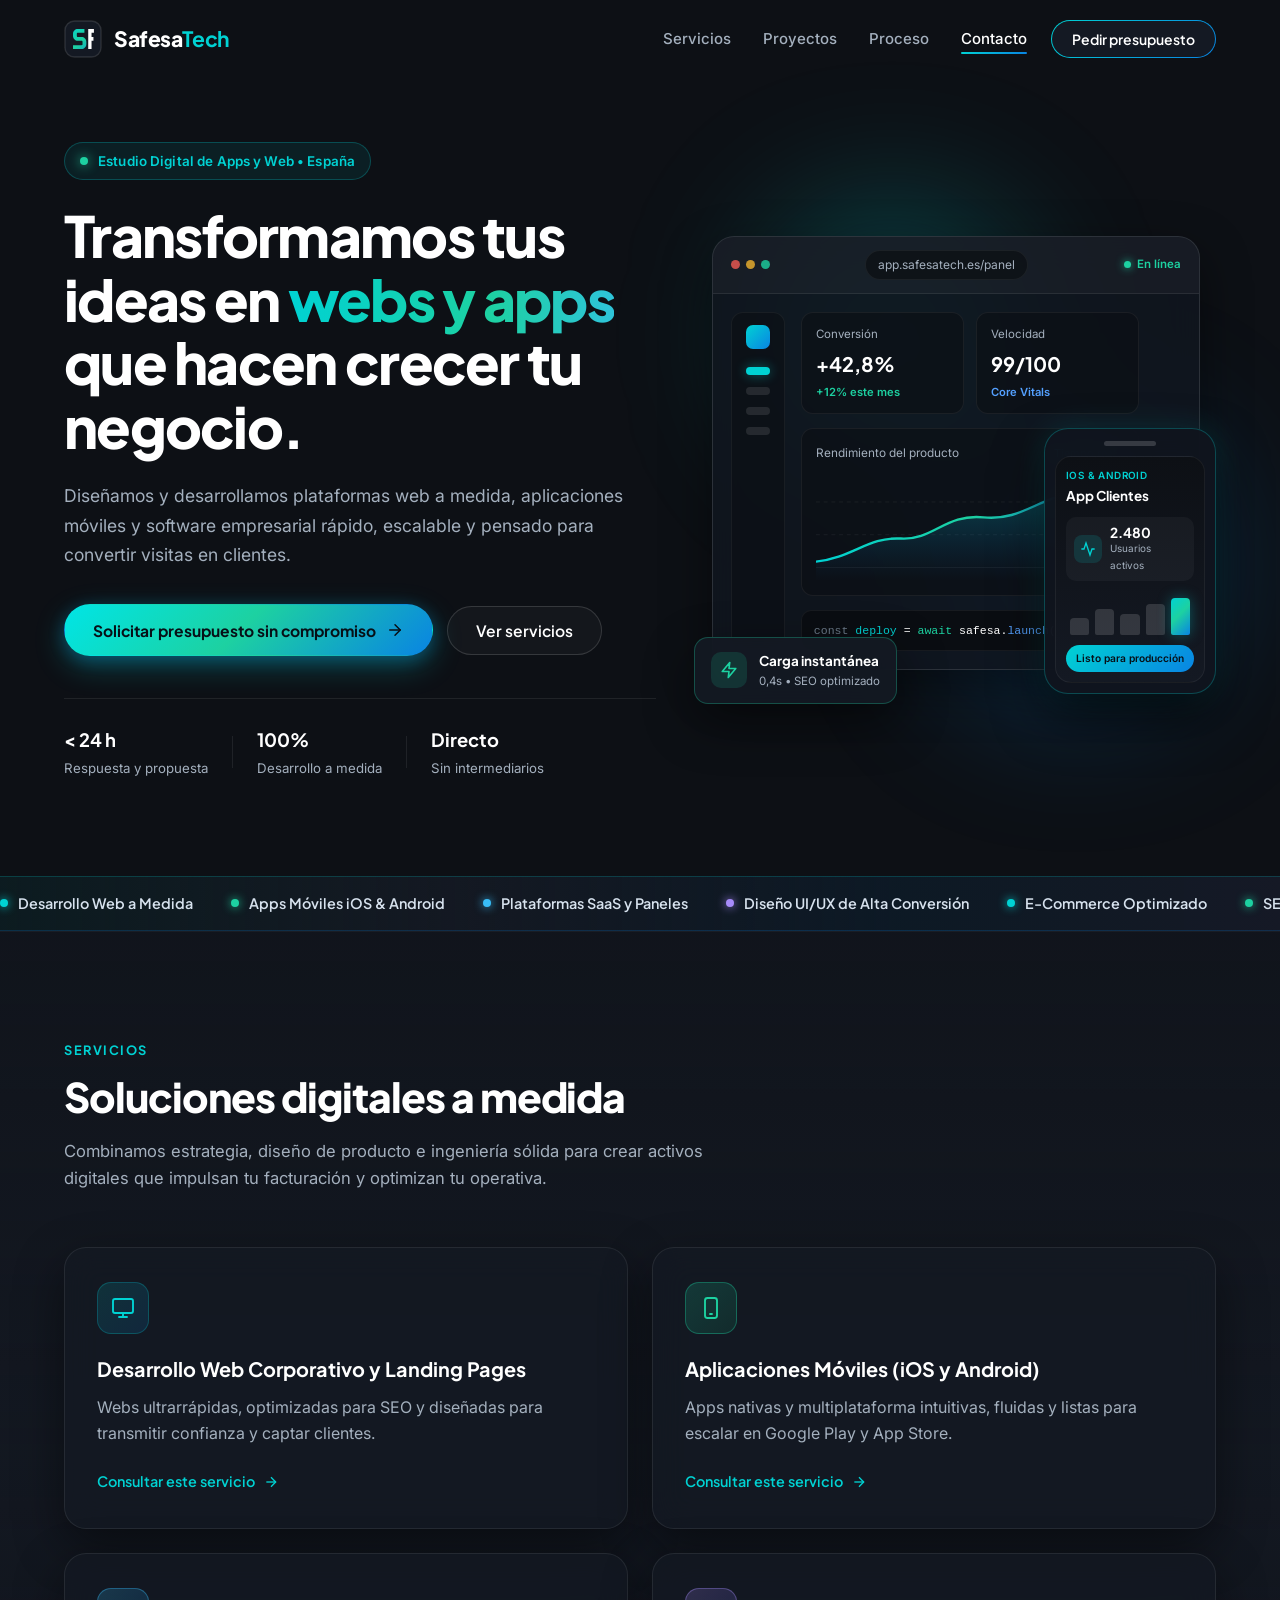
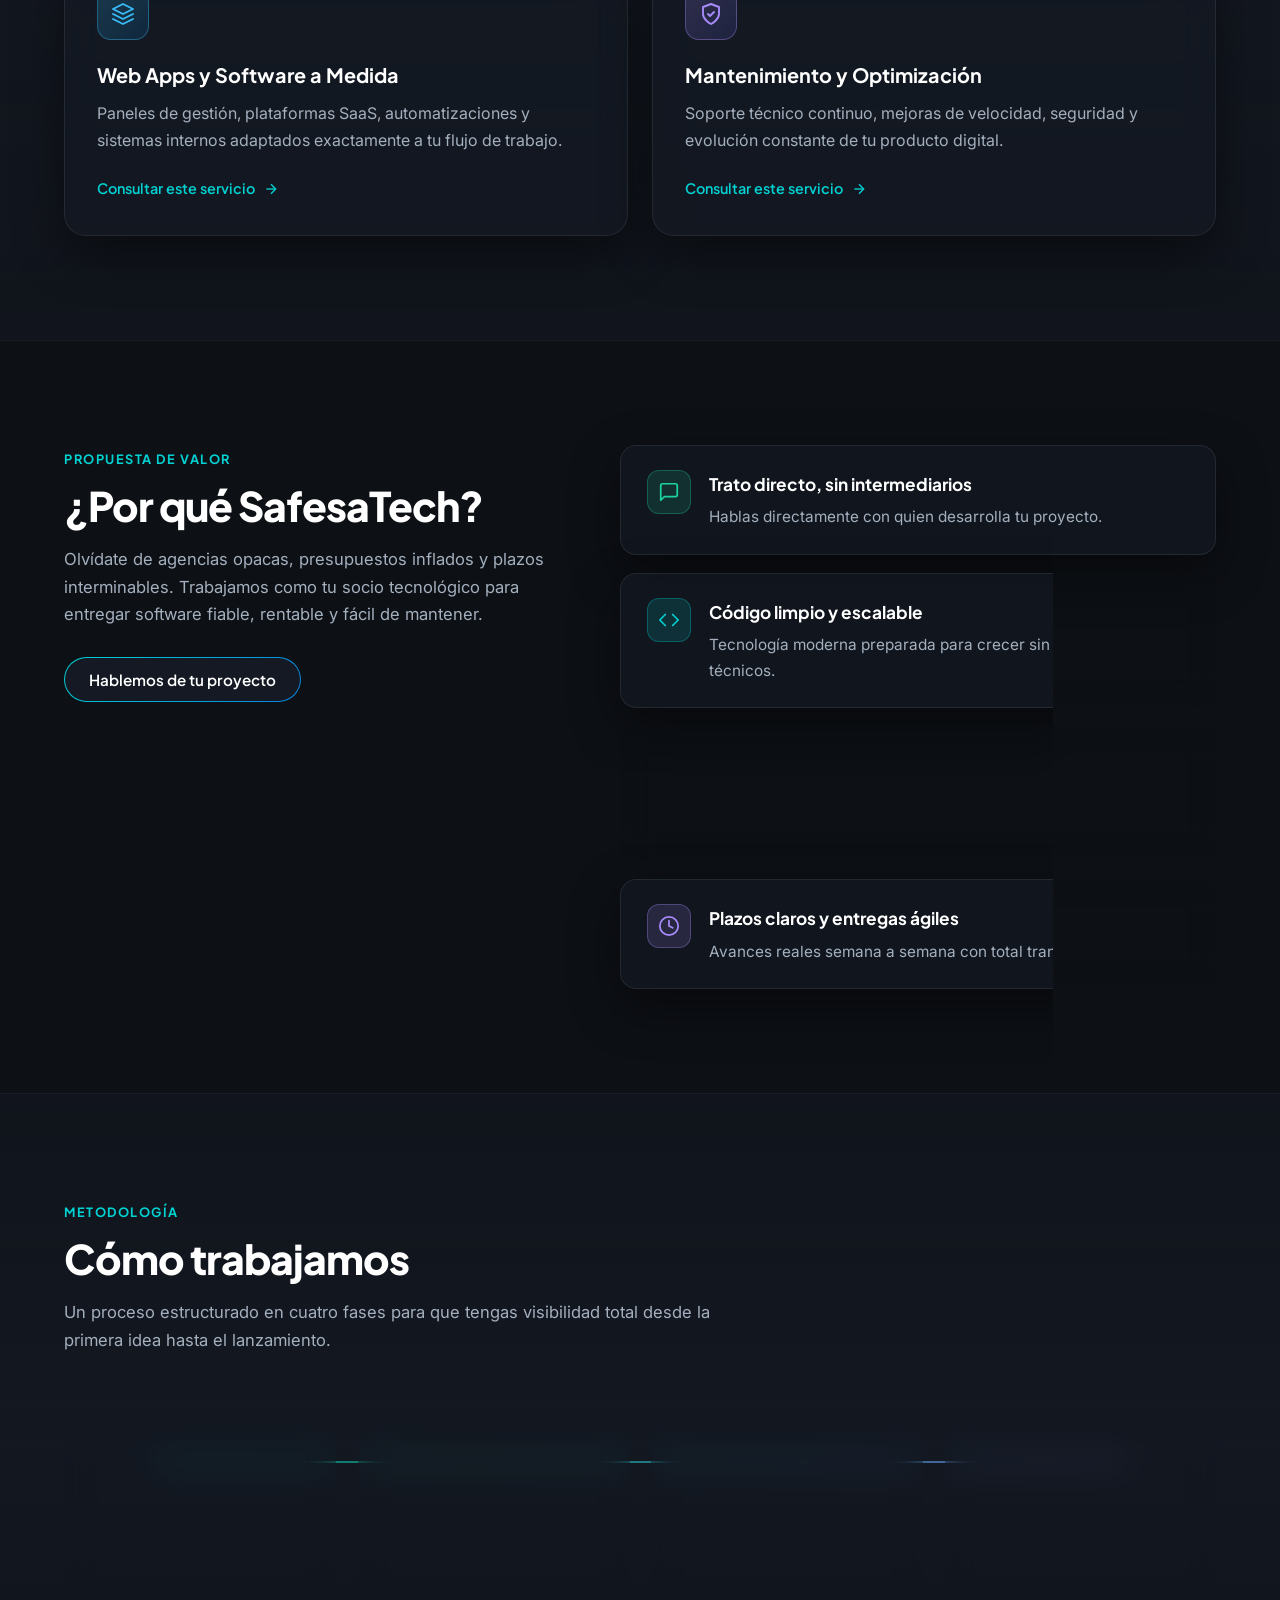
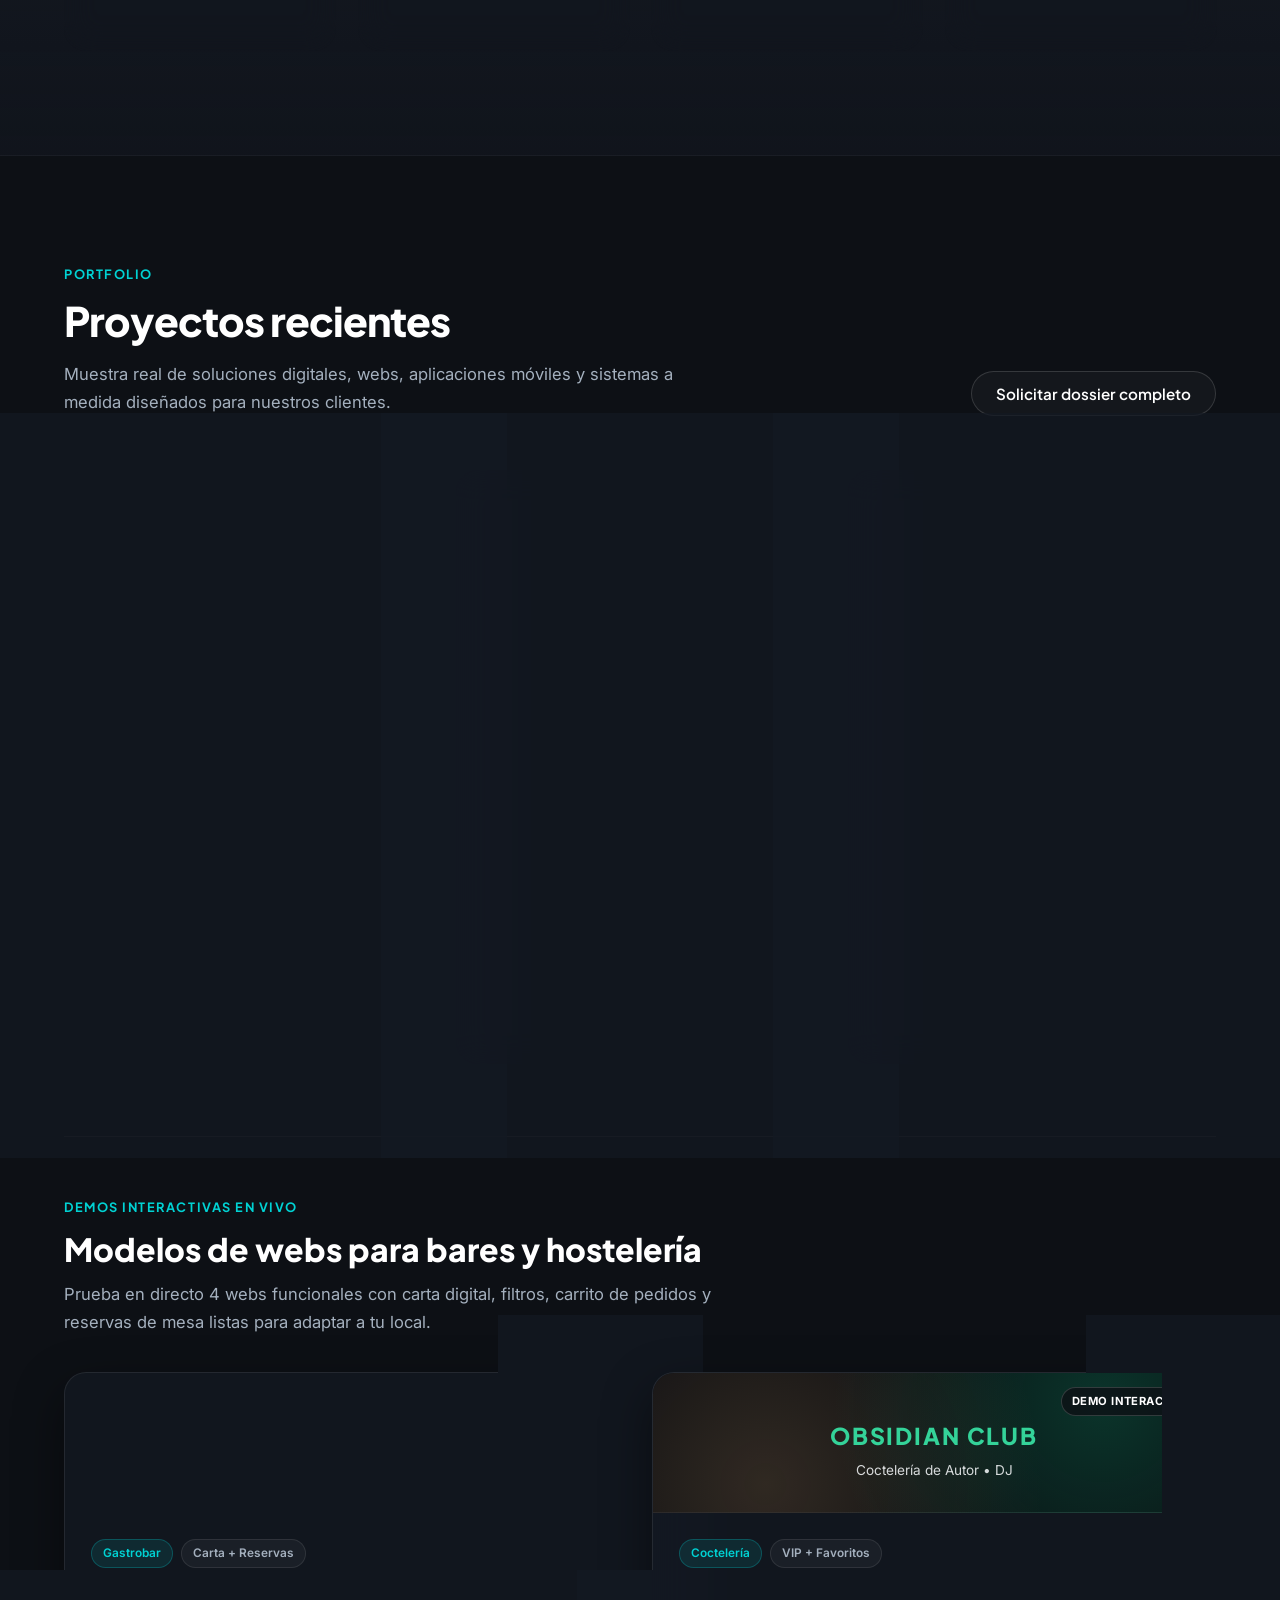
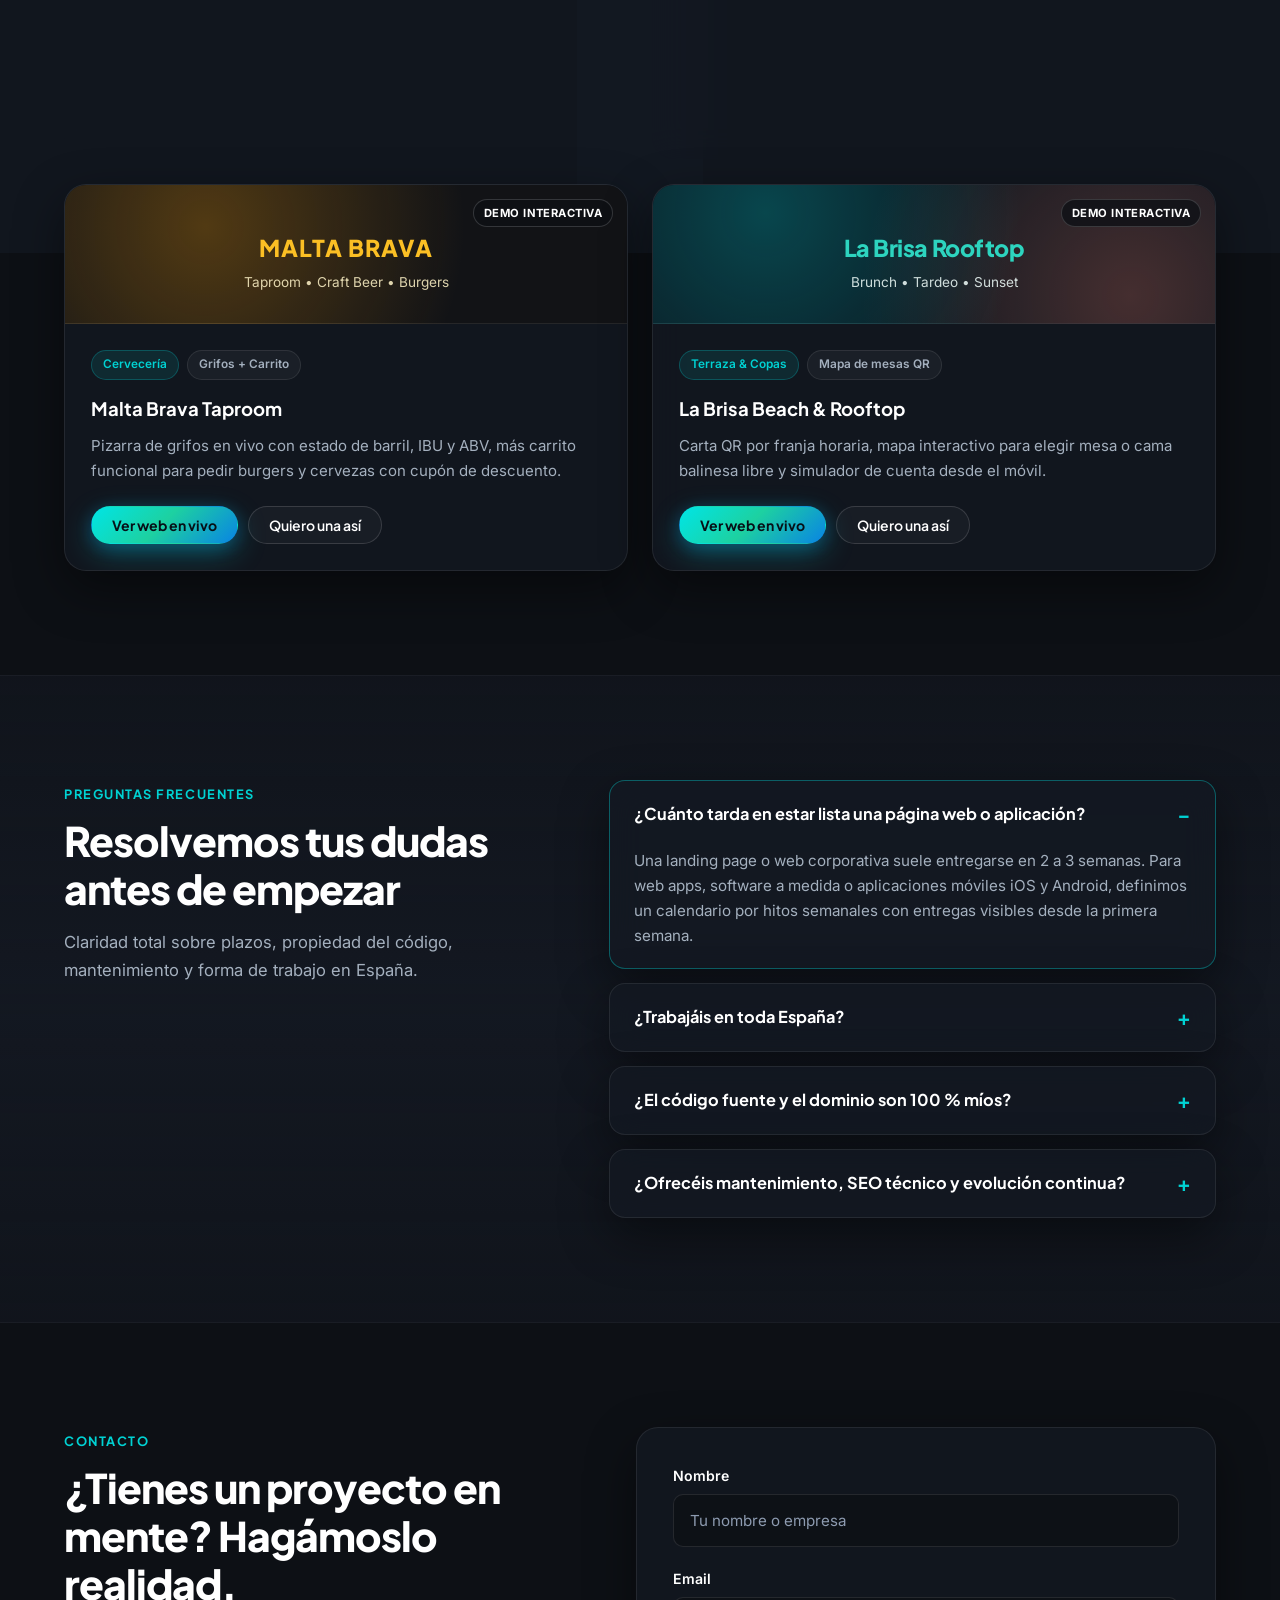
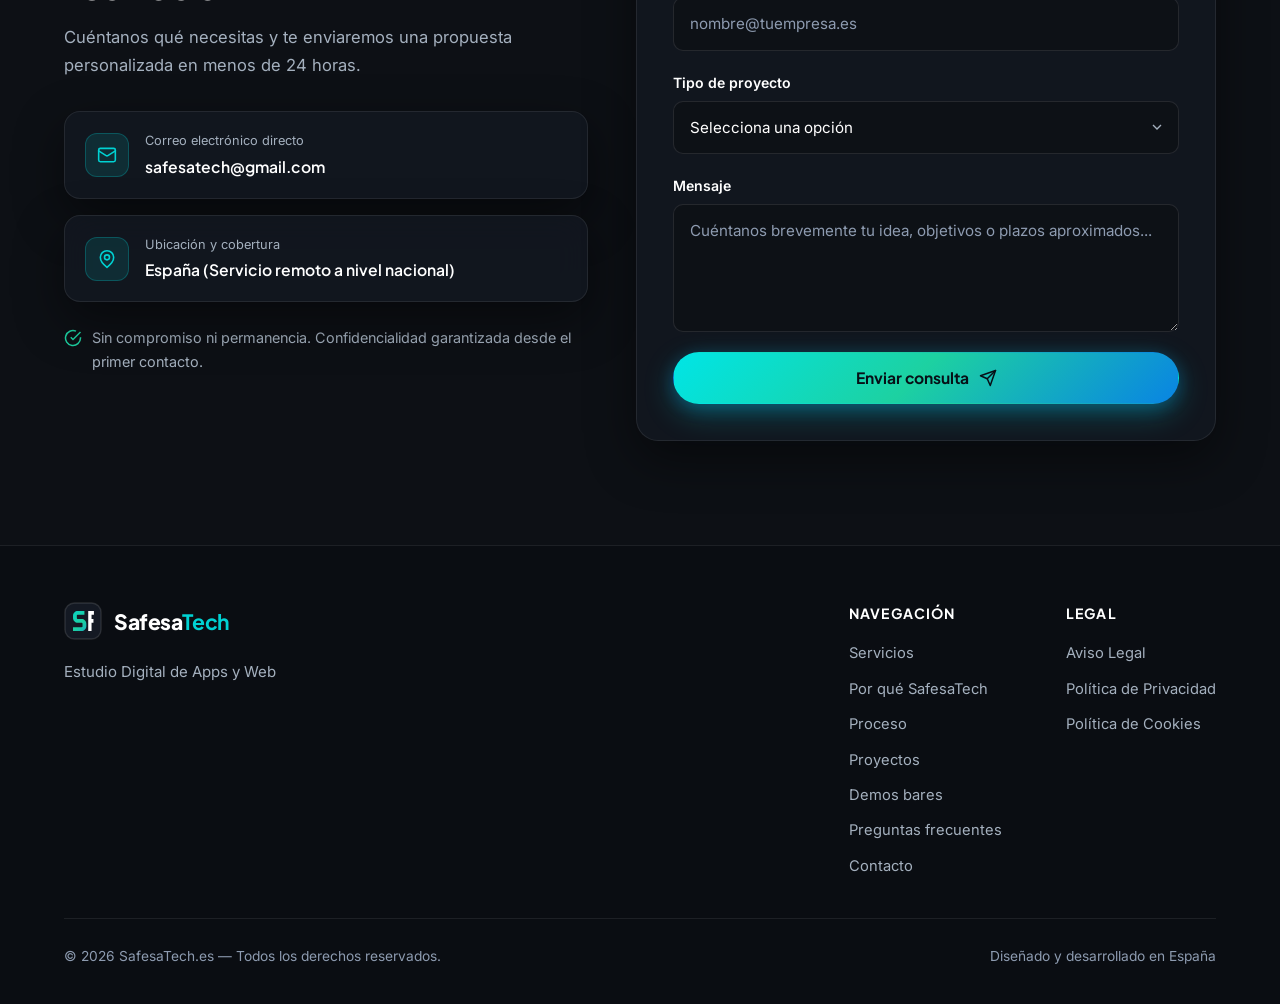
<file: index.html>
<!DOCTYPE html>
<html lang="es-ES">
<head>
  <!-- Google Tag / Tag Manager (GTM-T883SM5G) -->
  <script async src="https://www.googletagmanager.com/gtm.js?id=GTM-T883SM5G"></script>
  <script>
    window.dataLayer = window.dataLayer || [];
    function gtag(){dataLayer.push(arguments);}
    gtag('js', new Date());
  </script>
  <meta charset="UTF-8" />
  <meta name="viewport" content="width=device-width, initial-scale=1.0" />
  <title>SafesaTech — Desarrollo Web, Apps Móviles y Software a Medida en España</title>
  <meta
    name="description"
    content="Estudio digital en España especializado en desarrollo web corporativo, landing pages, aplicaciones móviles iOS y Android y software a medida rápido y orientado a conversión."
  />
  <meta name="robots" content="index, follow, max-image-preview:large, max-snippet:-1, max-video-preview:-1" />
  <meta name="author" content="SafesaTech" />
  <meta name="theme-color" content="#0D1015" />

  <!-- URL canónica e idioma -->
  <link rel="canonical" href="https://safesatech.es/" />
  <link rel="alternate" hreflang="es-ES" href="https://safesatech.es/" />
  <link rel="alternate" hreflang="x-default" href="https://safesatech.es/" />

  <!-- Open Graph / Redes sociales -->
  <meta property="og:type" content="website" />
  <meta property="og:locale" content="es_ES" />
  <meta property="og:site_name" content="SafesaTech" />
  <meta property="og:url" content="https://safesatech.es/" />
  <meta property="og:title" content="SafesaTech — Estudio Digital de Apps y Web en España" />
  <meta
    property="og:description"
    content="Transformamos tus ideas en webs y apps que hacen crecer tu negocio. Desarrollo web, iOS/Android y software a medida sin intermediarios."
  />
  <meta property="og:image" content="https://safesatech.es/og-image.png" />
  <meta property="og:image:width" content="1200" />
  <meta property="og:image:height" content="630" />
  <meta property="og:image:alt" content="SafesaTech — Estudio Digital de Apps y Web en España" />

  <!-- Twitter / X Cards -->
  <meta name="twitter:card" content="summary_large_image" />
  <meta name="twitter:title" content="SafesaTech — Desarrollo Web, Apps y Software a Medida" />
  <meta
    name="twitter:description"
    content="Plataformas web a medida, aplicaciones móviles y software empresarial rápido, escalable y orientado a resultados."
  />
  <meta name="twitter:image" content="https://safesatech.es/og-image.png" />

  <!-- Iconos y PWA Manifest (compatibilidad total con Google Search Favicon) -->
  <link rel="icon" href="/favicon.ico" sizes="48x48" />
  <link rel="icon" type="image/png" sizes="48x48" href="/favicon-48.png" />
  <link rel="icon" type="image/png" sizes="192x192" href="/favicon-192.png" />
  <link rel="icon" type="image/svg+xml" href="/favicon.svg" />
  <link rel="apple-touch-icon" sizes="180x180" href="/apple-touch-icon.png" />
  <link rel="manifest" href="/site.webmanifest" />

  <!-- Tipografía no bloqueante para optimizar PageSpeed Mobile (LCP/FCP) -->
  <link rel="preconnect" href="https://fonts.googleapis.com" />
  <link rel="preconnect" href="https://fonts.gstatic.com" crossorigin />
  <link
    rel="stylesheet"
    href="https://fonts.googleapis.com/css2?family=Inter:wght@400;500;600&family=Plus+Jakarta+Sans:wght@600;700;800&display=swap"
    media="print"
    onload="this.media='all'"
  />
  <noscript>
    <link
      rel="stylesheet"
      href="https://fonts.googleapis.com/css2?family=Inter:wght@400;500;600&family=Plus+Jakarta+Sans:wght@600;700;800&display=swap"
    />
  </noscript>

  <link rel="stylesheet" href="styles.css?v=20261127f" />

  <!-- Datos estructurados Schema.org (SEO avanzado Google) -->
  <script type="application/ld+json">
    {
      "@context": "https://schema.org",
      "@graph": [
        {
          "@type": "ProfessionalService",
          "@id": "https://safesatech.es/#organization",
          "name": "SafesaTech",
          "alternateName": "SafesaTech Estudio Digital",
          "url": "https://safesatech.es/",
          "logo": "https://safesatech.es/favicon-192.png",
          "image": "https://safesatech.es/og-image.png",
          "email": "safesatech@gmail.com",
          "description": "Estudio digital en España especializado en desarrollo web corporativo, landing pages, aplicaciones móviles iOS y Android y software empresarial a medida.",
          "address": {
            "@type": "PostalAddress",
            "addressCountry": "ES"
          },
          "areaServed": {
            "@type": "Country",
            "name": "España"
          },
          "serviceType": [
            "Desarrollo Web Corporativo y Landing Pages",
            "Aplicaciones Móviles iOS y Android",
            "Web Apps y Software a Medida",
            "Mantenimiento y Optimización Web"
          ],
          "priceRange": "€€"
        },
        {
          "@type": "WebSite",
          "@id": "https://safesatech.es/#website",
          "url": "https://safesatech.es/",
          "name": "SafesaTech",
          "inLanguage": "es-ES",
          "publisher": {
            "@id": "https://safesatech.es/#organization"
          }
        },
        {
          "@type": "FAQPage",
          "@id": "https://safesatech.es/#faq",
          "mainEntity": [
            {
              "@type": "Question",
              "name": "¿Cuánto tarda en estar lista una página web o aplicación?",
              "acceptedAnswer": {
                "@type": "Answer",
                "text": "Una landing page o web corporativa suele entregarse en 2 a 3 semanas. Para web apps, software a medida o aplicaciones móviles iOS y Android, definimos un calendario por hitos semanales con entregas visibles desde la primera semana."
              }
            },
            {
              "@type": "Question",
              "name": "¿Trabajáis en toda España?",
              "acceptedAnswer": {
                "@type": "Answer",
                "text": "Sí. Operamos en remoto en toda España (Madrid, Barcelona, Valencia, Sevilla, Bilbao y cualquier provincia), manteniendo trato directo por videollamada, teléfono y correo."
              }
            },
            {
              "@type": "Question",
              "name": "¿El código fuente, el dominio y la web son 100 % propiedad del cliente?",
              "acceptedAnswer": {
                "@type": "Answer",
                "text": "Sí. Desde el primer día tanto tu dominio como el hosting y todo el código desarrollado a medida pertenecen íntegramente a tu empresa, sin ataduras ni licencias ocultas."
              }
            },
            {
              "@type": "Question",
              "name": "¿Cómo puedo solicitar un presupuesto sin compromiso?",
              "acceptedAnswer": {
                "@type": "Answer",
                "text": "Rellena el formulario de contacto en safesatech.es o escríbenos a safesatech@gmail.com. Analizamos tu caso y te enviamos una propuesta detallada en menos de 24 horas."
              }
            }
          ]
        }
      ]
    }
  </script>
</head>
<body>
  <!-- Barra de progreso de lectura -->
  <div class="scroll-progress" id="scroll-progress" aria-hidden="true"></div>

  <!-- Fondos ambientales luminosos -->
  <div class="ambient-bg" aria-hidden="true">
    <div class="ambient-glow ambient-glow--tl"></div>
    <div class="ambient-glow ambient-glow--mr"></div>
    <div class="ambient-glow ambient-glow--bl"></div>
    <div class="ambient-grid"></div>
  </div>

  <!-- 1. NAVBAR FIJA -->
  <header class="navbar" id="navbar">
    <div class="container navbar__inner">
      <a href="#inicio" class="brand" aria-label="SafesaTech — Inicio">
        <span class="brand__mark" aria-hidden="true">
          <svg width="38" height="38" viewBox="0 0 40 40" fill="none" xmlns="http://www.w3.org/2000/svg">
            <defs>
              <linearGradient id="sf-grad" x1="4" y1="4" x2="36" y2="36" gradientUnits="userSpaceOnUse">
                <stop offset="0%" stop-color="#00D2D3" />
                <stop offset="50%" stop-color="#1DD1A1" />
                <stop offset="100%" stop-color="#0984E3" />
              </linearGradient>
            </defs>
            <rect x="1" y="1" width="38" height="38" rx="10" fill="#141923" stroke="rgba(255,255,255,0.12)" stroke-width="1.5" />
            <path
              d="M9.5 14.5C9.5 11.7386 11.7386 9.5 14.5 9.5H21.5V13.5H14.5C13.9477 13.5 13.5 13.9477 13.5 14.5V16.8C13.5 17.3523 13.9477 17.8 14.5 17.8H18.5C21.2614 17.8 23.5 20.0386 23.5 22.8V25.5C23.5 28.2614 21.2614 30.5 18.5 30.5H9.5V26.5H18.5C19.0523 26.5 19.5 26.0523 19.5 25.5V22.8C19.5 22.2477 19.0523 21.8 18.5 21.8H14.5C11.7386 21.8 9.5 19.5614 9.5 16.8V14.5Z"
              fill="url(#sf-grad)"
            />
            <path d="M25.5 9.5H31.5V13.5H29V18H31V21.8H29V30.5H25.5V9.5Z" fill="#FFFFFF" />
          </svg>
        </span>
        <span class="brand__text">
          <span class="brand__name">Safesa</span><span class="brand__accent">Tech</span>
        </span>
      </a>

      <nav class="nav" id="primary-nav" aria-label="Navegación principal">
        <ul class="nav__list">
          <li><a href="#servicios" class="nav__link">Servicios</a></li>
          <li><a href="#proyectos" class="nav__link">Proyectos</a></li>
          <li><a href="#proceso" class="nav__link">Proceso</a></li>
          <li><a href="#contacto" class="nav__link">Contacto</a></li>
        </ul>
      </nav>

      <div class="navbar__actions">
        <a href="#contacto" class="btn btn--gradient-border btn--sm navbar__cta">
          <span>Pedir presupuesto</span>
        </a>
        <button
          type="button"
          class="nav-toggle"
          id="nav-toggle"
          aria-expanded="false"
          aria-controls="mobile-menu"
          aria-label="Abrir menú de navegación"
        >
          <span></span>
          <span></span>
          <span></span>
        </button>
      </div>
    </div>

    <!-- Menú móvil -->
    <div class="mobile-menu" id="mobile-menu" hidden>
      <div class="container mobile-menu__inner">
        <a href="#servicios" class="mobile-menu__link">Servicios</a>
        <a href="#proyectos" class="mobile-menu__link">Proyectos</a>
        <a href="#proceso" class="mobile-menu__link">Proceso</a>
        <a href="#contacto" class="mobile-menu__link">Contacto</a>
        <a href="#contacto" class="btn btn--primary mobile-menu__cta">Pedir presupuesto</a>
      </div>
    </div>
  </header>

  <main id="inicio">
    <!-- 2. HERO SECTION (Renderizado inmediato sin opacidad 0 para máximo LCP móvil) -->
    <section class="hero section">
      <div class="container hero__grid">
        <div class="hero__content">
          <div class="badge">
            <span class="badge__dot" aria-hidden="true"></span>
            <span>Estudio Digital de Apps y Web • España</span>
          </div>

          <h1 class="hero__title">
            Transformamos tus ideas en
            <span class="text-gradient">webs y apps</span> que hacen crecer tu negocio.
          </h1>

          <p class="hero__subtitle">
            Diseñamos y desarrollamos plataformas web a medida, aplicaciones móviles y software empresarial rápido, escalable y pensado para convertir visitas en clientes.
          </p>

          <div class="hero__actions">
            <a href="#contacto" class="btn btn--primary btn--lg">
              <span>Solicitar presupuesto sin compromiso</span>
              <svg width="18" height="18" viewBox="0 0 24 24" fill="none" stroke="currentColor" stroke-width="2" stroke-linecap="round" stroke-linejoin="round" aria-hidden="true">
                <path d="M5 12h14" />
                <path d="m12 5 7 7-7 7" />
              </svg>
            </a>
            <a href="#servicios" class="btn btn--ghost btn--lg">
              <span>Ver servicios</span>
            </a>
          </div>

          <div class="hero__trust">
            <div class="trust-item">
              <span class="trust-item__value">&lt; 24 h</span>
              <span class="trust-item__label">Respuesta y propuesta</span>
            </div>
            <div class="trust-divider" aria-hidden="true"></div>
            <div class="trust-item">
              <span class="trust-item__value">100%</span>
              <span class="trust-item__label">Desarrollo a medida</span>
            </div>
            <div class="trust-divider" aria-hidden="true"></div>
            <div class="trust-item">
              <span class="trust-item__value">Directo</span>
              <span class="trust-item__label">Sin intermediarios</span>
            </div>
          </div>
        </div>

        <!-- Elemento visual derecha -->
        <div class="hero__visual" aria-hidden="true">
          <div class="hero-stage">
            <div class="hero-stage__glow hero-stage__glow--cyan"></div>
            <div class="hero-stage__glow hero-stage__glow--blue"></div>

            <div class="mockup-browser glass-card">
              <div class="mockup-browser__bar">
                <div class="mockup-dots">
                  <span></span><span></span><span></span>
                </div>
                <div class="mockup-url">app.safesatech.es/panel</div>
                <div class="mockup-status">
                  <span class="status-pulse"></span>
                  <span>En línea</span>
                </div>
              </div>

              <div class="mockup-browser__body">
                <div class="mockup-sidebar">
                  <div class="mockup-sidebar__logo"></div>
                  <div class="mockup-sidebar__item is-active"></div>
                  <div class="mockup-sidebar__item"></div>
                  <div class="mockup-sidebar__item"></div>
                  <div class="mockup-sidebar__item"></div>
                </div>

                <div class="mockup-main">
                  <div class="mockup-kpis">
                    <div class="mockup-kpi">
                      <span class="mockup-kpi__label">Conversión</span>
                      <strong class="mockup-kpi__val">+42,8%</strong>
                      <span class="mockup-kpi__tag">+12% este mes</span>
                    </div>
                    <div class="mockup-kpi">
                      <span class="mockup-kpi__label">Velocidad</span>
                      <strong class="mockup-kpi__val">99/100</strong>
                      <span class="mockup-kpi__tag mockup-kpi__tag--blue">Core Vitals</span>
                    </div>
                  </div>

                  <div class="mockup-chart">
                    <div class="mockup-chart__header">
                      <span>Rendimiento del producto</span>
                      <span class="mockup-chart__pill">Tiempo real</span>
                    </div>
                    <svg viewBox="0 0 320 110" width="320" height="110" class="chart-svg" fill="none">
                      <defs>
                        <linearGradient id="chart-fill" x1="0" y1="0" x2="0" y2="110" gradientUnits="userSpaceOnUse">
                          <stop offset="0%" stop-color="#00D2D3" stop-opacity="0.32" />
                          <stop offset="100%" stop-color="#0984E3" stop-opacity="0" />
                        </linearGradient>
                        <linearGradient id="chart-stroke" x1="0" y1="0" x2="320" y2="0" gradientUnits="userSpaceOnUse">
                          <stop offset="0%" stop-color="#00D2D3" />
                          <stop offset="50%" stop-color="#1DD1A1" />
                          <stop offset="100%" stop-color="#0984E3" />
                        </linearGradient>
                      </defs>
                      <line x1="0" y1="28" x2="320" y2="28" stroke="rgba(255,255,255,0.06)" stroke-dasharray="4 4" />
                      <line x1="0" y1="62" x2="320" y2="62" stroke="rgba(255,255,255,0.06)" stroke-dasharray="4 4" />
                      <line x1="0" y1="96" x2="320" y2="96" stroke="rgba(255,255,255,0.06)" />
                      <path
                        d="M0 90 C38 86, 54 64, 88 66 C122 68, 134 40, 174 44 C214 48, 232 22, 268 20 C292 18, 306 12, 320 10 L320 110 L0 110 Z"
                        fill="url(#chart-fill)"
                      />
                      <path
                        d="M0 90 C38 86, 54 64, 88 66 C122 68, 134 40, 174 44 C214 48, 232 22, 268 20 C292 18, 306 12, 320 10"
                        stroke="url(#chart-stroke)"
                        stroke-width="2.5"
                        stroke-linecap="round"
                      />
                      <circle cx="268" cy="20" r="4.5" fill="#1DD1A1" stroke="#0D1015" stroke-width="2" />
                    </svg>
                  </div>

                  <div class="mockup-code">
                    <code><span class="c-muted">const</span> <span class="c-cyan">deploy</span> = <span class="c-green">await</span> safesa.<span class="c-blue">launch</span>({ scale: <span class="c-white">'auto'</span> });</code>
                  </div>
                </div>
              </div>
            </div>

            <div class="mockup-phone glass-card">
              <div class="mockup-phone__notch"></div>
              <div class="mockup-phone__screen">
                <div class="phone-header">
                  <span class="phone-badge">iOS &amp; Android</span>
                  <span class="phone-title">App Clientes</span>
                </div>
                <div class="phone-card">
                  <div class="phone-card__icon">
                    <svg width="16" height="16" viewBox="0 0 24 24" fill="none" stroke="#00D2D3" stroke-width="2">
                      <polyline points="22 12 18 12 15 21 9 3 6 12 2 12" />
                    </svg>
                  </div>
                  <div>
                    <div class="phone-card__num">2.480</div>
                    <div class="phone-card__sub">Usuarios activos</div>
                  </div>
                </div>
                <div class="phone-bars">
                  <span style="height: 45%"></span>
                  <span style="height: 68%"></span>
                  <span style="height: 55%"></span>
                  <span style="height: 82%"></span>
                  <span class="is-peak" style="height: 98%"></span>
                </div>
                <div class="phone-pill">Listo para producción</div>
              </div>
            </div>

            <div class="mockup-float glass-card">
              <div class="mockup-float__icon">
                <svg width="18" height="18" viewBox="0 0 24 24" fill="none" stroke="currentColor" stroke-width="2.2" stroke-linecap="round" stroke-linejoin="round">
                  <path d="M13 2 3 14h9l-1 8 10-12h-9l1-8z" />
                </svg>
              </div>
              <div>
                <div class="mockup-float__title">Carga instantánea</div>
                <div class="mockup-float__sub">0,4s • SEO optimizado</div>
              </div>
            </div>
          </div>
        </div>
      </div>
    </section>

    <!-- Banda animada de capacidades y stack -->
    <div class="marquee-band" aria-hidden="true">
      <div class="marquee-track">
        <span><i class="dot dot--cyan"></i> Desarrollo Web a Medida</span>
        <span><i class="dot dot--emerald"></i> Apps Móviles iOS &amp; Android</span>
        <span><i class="dot dot--blue"></i> Plataformas SaaS y Paneles</span>
        <span><i class="dot dot--violet"></i> Diseño UI/UX de Alta Conversión</span>
        <span><i class="dot dot--cyan"></i> E-Commerce Optimizado</span>
        <span><i class="dot dot--emerald"></i> SEO Técnico &amp; Core Web Vitals</span>
        <span><i class="dot dot--blue"></i> Automatizaciones &amp; APIs</span>
        <span><i class="dot dot--cyan"></i> Desarrollo Web a Medida</span>
        <span><i class="dot dot--emerald"></i> Apps Móviles iOS &amp; Android</span>
        <span><i class="dot dot--blue"></i> Plataformas SaaS y Paneles</span>
        <span><i class="dot dot--violet"></i> Diseño UI/UX de Alta Conversión</span>
        <span><i class="dot dot--cyan"></i> E-Commerce Optimizado</span>
        <span><i class="dot dot--emerald"></i> SEO Técnico &amp; Core Web Vitals</span>
        <span><i class="dot dot--blue"></i> Automatizaciones &amp; APIs</span>
      </div>
    </div>

    <!-- 3. SECCIÓN DE SERVICIOS -->
    <section class="section section--alt" id="servicios">
      <div class="container">
        <div class="section-header" data-reveal>
          <span class="section-eyebrow">Servicios</span>
          <h2 class="section-title">Soluciones digitales a medida</h2>
          <p class="section-desc">
            Combinamos estrategia, diseño de producto e ingeniería sólida para crear activos digitales que impulsan tu facturación y optimizan tu operativa.
          </p>
        </div>

        <div class="services-grid">
          <article class="service-card glass-card" data-reveal>
            <div class="service-card__icon">
              <svg width="24" height="24" viewBox="0 0 24 24" fill="none" stroke="currentColor" stroke-width="1.9" stroke-linecap="round" stroke-linejoin="round" aria-hidden="true">
                <rect x="2" y="3" width="20" height="14" rx="2" />
                <line x1="8" y1="21" x2="16" y2="21" />
                <line x1="12" y1="17" x2="12" y2="21" />
              </svg>
            </div>
            <h3 class="service-card__title">Desarrollo Web Corporativo y Landing Pages</h3>
            <p class="service-card__desc">
              Webs ultrarrápidas, optimizadas para SEO y diseñadas para transmitir confianza y captar clientes.
            </p>
            <a href="#contacto" class="service-card__link" data-service-select="Página Web">
              <span>Consultar este servicio</span>
              <svg width="16" height="16" viewBox="0 0 24 24" fill="none" stroke="currentColor" stroke-width="2" aria-hidden="true">
                <path d="M5 12h14" />
                <path d="m12 5 7 7-7 7" />
              </svg>
            </a>
          </article>

          <article class="service-card glass-card" data-reveal data-reveal-delay="80">
            <div class="service-card__icon">
              <svg width="24" height="24" viewBox="0 0 24 24" fill="none" stroke="currentColor" stroke-width="1.9" stroke-linecap="round" stroke-linejoin="round" aria-hidden="true">
                <rect x="6" y="2" width="12" height="20" rx="2.5" />
                <line x1="11" y1="18" x2="13" y2="18" />
              </svg>
            </div>
            <h3 class="service-card__title">Aplicaciones Móviles (iOS y Android)</h3>
            <p class="service-card__desc">
              Apps nativas y multiplataforma intuitivas, fluidas y listas para escalar en Google Play y App Store.
            </p>
            <a href="#contacto" class="service-card__link" data-service-select="App Móvil">
              <span>Consultar este servicio</span>
              <svg width="16" height="16" viewBox="0 0 24 24" fill="none" stroke="currentColor" stroke-width="2" aria-hidden="true">
                <path d="M5 12h14" />
                <path d="m12 5 7 7-7 7" />
              </svg>
            </a>
          </article>

          <article class="service-card glass-card" data-reveal data-reveal-delay="160">
            <div class="service-card__icon">
              <svg width="24" height="24" viewBox="0 0 24 24" fill="none" stroke="currentColor" stroke-width="1.9" stroke-linecap="round" stroke-linejoin="round" aria-hidden="true">
                <path d="M12 2 2 7l10 5 10-5-10-5Z" />
                <path d="m2 17 10 5 10-5" />
                <path d="m2 12 10 5 10-5" />
              </svg>
            </div>
            <h3 class="service-card__title">Web Apps y Software a Medida</h3>
            <p class="service-card__desc">
              Paneles de gestión, plataformas SaaS, automatizaciones y sistemas internos adaptados exactamente a tu flujo de trabajo.
            </p>
            <a href="#contacto" class="service-card__link" data-service-select="Software a medida">
              <span>Consultar este servicio</span>
              <svg width="16" height="16" viewBox="0 0 24 24" fill="none" stroke="currentColor" stroke-width="2" aria-hidden="true">
                <path d="M5 12h14" />
                <path d="m12 5 7 7-7 7" />
              </svg>
            </a>
          </article>

          <article class="service-card glass-card" data-reveal data-reveal-delay="240">
            <div class="service-card__icon">
              <svg width="24" height="24" viewBox="0 0 24 24" fill="none" stroke="currentColor" stroke-width="1.9" stroke-linecap="round" stroke-linejoin="round" aria-hidden="true">
                <path d="M12 22s8-4 8-10V5l-8-3-8 3v7c0 6 8 10 8 10Z" />
                <path d="m9 12 2 2 4-4" />
              </svg>
            </div>
            <h3 class="service-card__title">Mantenimiento y Optimización</h3>
            <p class="service-card__desc">
              Soporte técnico continuo, mejoras de velocidad, seguridad y evolución constante de tu producto digital.
            </p>
            <a href="#contacto" class="service-card__link" data-service-select="Otro">
              <span>Consultar este servicio</span>
              <svg width="16" height="16" viewBox="0 0 24 24" fill="none" stroke="currentColor" stroke-width="2" aria-hidden="true">
                <path d="M5 12h14" />
                <path d="m12 5 7 7-7 7" />
              </svg>
            </a>
          </article>
        </div>
      </div>
    </section>

    <!-- 4. SECCIÓN "¿POR QUÉ SAFESATECH?" -->
    <section class="section" id="ventajas">
      <div class="container why-layout">
        <div class="why-layout__intro" data-reveal>
          <span class="section-eyebrow">Propuesta de valor</span>
          <h2 class="section-title">¿Por qué SafesaTech?</h2>
          <p class="section-desc">
            Olvídate de agencias opacas, presupuestos inflados y plazos interminables. Trabajamos como tu socio tecnológico para entregar software fiable, rentable y fácil de mantener.
          </p>
          <a href="#contacto" class="btn btn--gradient-border why-layout__cta">
            <span>Hablemos de tu proyecto</span>
          </a>
        </div>

        <div class="why-grid">
          <div class="why-card glass-card" data-reveal>
            <div class="why-card__icon">
              <svg width="22" height="22" viewBox="0 0 24 24" fill="none" stroke="currentColor" stroke-width="1.9" stroke-linecap="round" stroke-linejoin="round" aria-hidden="true">
                <path d="M21 15a2 2 0 0 1-2 2H7l-4 4V5a2 2 0 0 1 2-2h14a2 2 0 0 1 2 2z" />
              </svg>
            </div>
            <div>
              <h3 class="why-card__title">Trato directo, sin intermediarios</h3>
              <p class="why-card__desc">Hablas directamente con quien desarrolla tu proyecto.</p>
            </div>
          </div>

          <div class="why-card glass-card" data-reveal data-reveal-delay="80">
            <div class="why-card__icon">
              <svg width="22" height="22" viewBox="0 0 24 24" fill="none" stroke="currentColor" stroke-width="1.9" stroke-linecap="round" stroke-linejoin="round" aria-hidden="true">
                <polyline points="16 18 22 12 16 6" />
                <polyline points="8 6 2 12 8 18" />
              </svg>
            </div>
            <div>
              <h3 class="why-card__title">Código limpio y escalable</h3>
              <p class="why-card__desc">Tecnología moderna preparada para crecer sin problemas técnicos.</p>
            </div>
          </div>

          <div class="why-card glass-card" data-reveal data-reveal-delay="160">
            <div class="why-card__icon">
              <svg width="22" height="22" viewBox="0 0 24 24" fill="none" stroke="currentColor" stroke-width="1.9" stroke-linecap="round" stroke-linejoin="round" aria-hidden="true">
                <circle cx="12" cy="12" r="10" />
                <circle cx="12" cy="12" r="6" />
                <circle cx="12" cy="12" r="2" />
              </svg>
            </div>
            <div>
              <h3 class="why-card__title">Diseño enfocado a conversión</h3>
              <p class="why-card__desc">No solo hacemos que sea bonito, hacemos que sea fácil de usar y venda.</p>
            </div>
          </div>

          <div class="why-card glass-card" data-reveal data-reveal-delay="240">
            <div class="why-card__icon">
              <svg width="22" height="22" viewBox="0 0 24 24" fill="none" stroke="currentColor" stroke-width="1.9" stroke-linecap="round" stroke-linejoin="round" aria-hidden="true">
                <circle cx="12" cy="12" r="10" />
                <polyline points="12 6 12 12 16 14" />
              </svg>
            </div>
            <div>
              <h3 class="why-card__title">Plazos claros y entregas ágiles</h3>
              <p class="why-card__desc">Avances reales semana a semana con total transparencia.</p>
            </div>
          </div>
        </div>
      </div>
    </section>

    <!-- 5. SECCIÓN DE PROCESO DE TRABAJO -->
    <section class="section section--alt" id="proceso">
      <div class="container">
        <div class="section-header" data-reveal>
          <span class="section-eyebrow">Metodología</span>
          <h2 class="section-title">Cómo trabajamos</h2>
          <p class="section-desc">
            Un proceso estructurado en cuatro fases para que tengas visibilidad total desde la primera idea hasta el lanzamiento.
          </p>
        </div>

        <div class="process-grid">
          <div class="process-step glass-card" data-reveal>
            <div class="process-step__num">01</div>
            <h3 class="process-step__title">Análisis y Estrategia</h3>
            <p class="process-step__desc">
              Entendemos tu negocio, objetivos y definimos el alcance.
            </p>
          </div>

          <div class="process-step glass-card" data-reveal data-reveal-delay="80">
            <div class="process-step__num">02</div>
            <h3 class="process-step__title">Diseño UI/UX</h3>
            <p class="process-step__desc">
              Creamos el prototipo visual antes de programar para que veas el resultado.
            </p>
          </div>

          <div class="process-step glass-card" data-reveal data-reveal-delay="160">
            <div class="process-step__num">03</div>
            <h3 class="process-step__title">Desarrollo y Pruebas</h3>
            <p class="process-step__desc">
              Programación a medida con revisiones periódicas y testing en todos los dispositivos.
            </p>
          </div>

          <div class="process-step glass-card" data-reveal data-reveal-delay="240">
            <div class="process-step__num">04</div>
            <h3 class="process-step__title">Lanzamiento y Soporte</h3>
            <p class="process-step__desc">
              Publicación en tu dominio, configuración y acompañamiento tras la salida.
            </p>
          </div>
        </div>
      </div>
    </section>

    <!-- 6. SECCIÓN DE PROYECTOS / PORTFOLIO (DINÁMICO DESDE BD + PLACEHOLDERS) -->
    <section class="section" id="proyectos">
      <div class="container">
        <div class="section-header section-header--split" data-reveal>
          <div>
            <span class="section-eyebrow">Portfolio</span>
            <h2 class="section-title">Proyectos recientes</h2>
            <p class="section-desc">
              Muestra real de soluciones digitales, webs, aplicaciones móviles y sistemas a medida diseñados para nuestros clientes.
            </p>
          </div>
          <a href="#contacto" class="btn btn--ghost">Solicitar dossier completo</a>
        </div>

        <div class="projects-grid" id="projects-grid">
          <!-- Proyecto 1: Web App -->
          <article class="project-card glass-card" data-reveal>
            <div class="project-card__media project-media--webapp" aria-hidden="true">
              <div class="project-media__ui">
                <div class="ui-bar">
                  <span></span><span></span><span></span>
                </div>
                <div class="ui-rows">
                  <div class="ui-pill ui-pill--cyan"></div>
                  <div class="ui-grid-mini">
                    <div class="ui-box"></div>
                    <div class="ui-box ui-box--accent"></div>
                    <div class="ui-box"></div>
                  </div>
                  <div class="ui-line"></div>
                  <div class="ui-line ui-line--short"></div>
                </div>
              </div>
              <span class="project-media__placeholder-tag">Proyecto en vivo</span>
            </div>
            <div class="project-card__body">
              <div class="project-tags">
                <span class="tag">Web App</span>
                <span class="tag tag--secondary">SaaS B2B</span>
              </div>
              <h3 class="project-card__title">Portal de Gestión Logística y Flotas</h3>
              <p class="project-card__desc">
                Digitalizamos el seguimiento de rutas, albaranes y facturación en tiempo real, reduciendo en un 60 % el tiempo administrativo diario del equipo.
              </p>
              <div class="demo-card__actions">
                <a href="demos/portal-logistica-flotas.html" class="btn btn--primary btn--sm">Probar proyecto en vivo</a>
                <a href="#contacto" class="btn btn--ghost btn--sm" data-service-select="Software a medida">Quiero uno así</a>
              </div>
            </div>
          </article>

          <!-- Proyecto 2: App Móvil -->
          <article class="project-card glass-card" data-reveal data-reveal-delay="100">
            <div class="project-card__media project-media--mobile" aria-hidden="true">
              <div class="project-media__phone">
                <div class="mini-notch"></div>
                <div class="mini-card-top"></div>
                <div class="mini-card-row">
                  <span></span><span></span>
                </div>
                <div class="mini-card-btn"></div>
              </div>
              <span class="project-media__placeholder-tag">Proyecto en vivo</span>
            </div>
            <div class="project-card__body">
              <div class="project-tags">
                <span class="tag">App Móvil</span>
                <span class="tag tag--secondary">iOS &amp; Android</span>
              </div>
              <h3 class="project-card__title">App de Reservas y Fidelización Clínica</h3>
              <p class="project-card__desc">
                Aplicación móvil con reserva de citas en dos toques, recordatorios automáticos y área privada de pacientes que redujo el absentismo en consulta.
              </p>
              <div class="demo-card__actions">
                <a href="demos/app-clinica-reservas.html" class="btn btn--primary btn--sm">Probar app en vivo</a>
                <a href="#contacto" class="btn btn--ghost btn--sm" data-service-select="App Móvil">Quiero una así</a>
              </div>
            </div>
          </article>

          <!-- Proyecto 3: E-Commerce -->
          <article class="project-card glass-card" data-reveal data-reveal-delay="200">
            <div class="project-card__media project-media--ecommerce" aria-hidden="true">
              <div class="project-media__ui">
                <div class="ui-bar">
                  <span></span><span></span><span></span>
                </div>
                <div class="ui-shop-grid">
                  <div class="ui-shop-card">
                    <div class="ui-shop-img"></div>
                    <div class="ui-shop-line"></div>
                  </div>
                  <div class="ui-shop-card">
                    <div class="ui-shop-img ui-shop-img--alt"></div>
                    <div class="ui-shop-line"></div>
                  </div>
                </div>
              </div>
              <span class="project-media__placeholder-tag">Proyecto en vivo</span>
            </div>
            <div class="project-card__body">
              <div class="project-tags">
                <span class="tag">E-Commerce</span>
                <span class="tag tag--secondary">Checkout Optimizado</span>
              </div>
              <h3 class="project-card__title">Tienda Online de Alta Conversión</h3>
              <p class="project-card__desc">
                Rediseño completo y optimización de velocidad con checkout en un paso e integración con ERP, incrementando la tasa de conversión móvil.
              </p>
              <div class="demo-card__actions">
                <a href="demos/tienda-alta-conversion.html" class="btn btn--primary btn--sm">Probar tienda en vivo</a>
                <a href="#contacto" class="btn btn--ghost btn--sm" data-service-select="Página Web">Quiero una así</a>
              </div>
            </div>
          </article>
        </div>

        <!-- Demos interactivas reales de webs para bares y hostelería -->
        <div class="demos-showcase" id="demos-bares">
          <div class="demos-showcase__header" data-reveal>
            <div>
              <span class="section-eyebrow">Demos interactivas en vivo</span>
              <h3 class="demos-showcase__title">Modelos de webs para bares y hostelería</h3>
              <p class="section-desc">
                Prueba en directo 4 webs funcionales con carta digital, filtros, carrito de pedidos y reservas de mesa listas para adaptar a tu local.
              </p>
            </div>
          </div>

          <div class="demos-grid">
            <!-- Demo 1 -->
            <article class="demo-card glass-card" data-reveal>
              <div class="demo-card__preview demo-preview--alambique" aria-hidden="true">
                <span class="demo-badge-live">Demo interactiva</span>
                <div class="demo-preview__brand">Taberna El Alambique</div>
                <div class="demo-preview__sub">Tapas • Brasa • Vinos</div>
              </div>
              <div class="demo-card__body">
                <div class="project-tags">
                  <span class="tag">Gastrobar</span>
                  <span class="tag tag--secondary">Carta + Reservas</span>
                </div>
                <h4 class="project-card__title">Taberna El Alambique</h4>
                <p class="project-card__desc">
                  Estilo tradicional moderno con carta filtrable por alérgenos, buscador de tapas y motor de reservas de mesa con confirmación inmediata.
                </p>
                <div class="demo-card__actions">
                  <a href="demos/taberna-el-alambique.html" class="btn btn--primary btn--sm">Ver web en vivo</a>
                  <a href="#contacto" class="btn btn--ghost btn--sm" data-service-select="Página Web">Quiero una así</a>
                </div>
              </div>
            </article>

            <!-- Demo 2 -->
            <article class="demo-card glass-card" data-reveal data-reveal-delay="80">
              <div class="demo-card__preview demo-preview--obsidian" aria-hidden="true">
                <span class="demo-badge-live">Demo interactiva</span>
                <div class="demo-preview__brand">OBSIDIAN CLUB</div>
                <div class="demo-preview__sub">Coctelería de Autor • DJ</div>
              </div>
              <div class="demo-card__body">
                <div class="project-tags">
                  <span class="tag">Coctelería</span>
                  <span class="tag tag--secondary">VIP + Favoritos</span>
                </div>
                <h4 class="project-card__title">Obsidian Cocktail Club</h4>
                <p class="project-card__desc">
                  Diseño nocturno premium con carta por perfil de sabor, lista de cócteles en mesa, agenda de eventos y reserva de reservados VIP.
                </p>
                <div class="demo-card__actions">
                  <a href="demos/cocteleria-obsidian.html" class="btn btn--primary btn--sm">Ver web en vivo</a>
                  <a href="#contacto" class="btn btn--ghost btn--sm" data-service-select="Página Web">Quiero una así</a>
                </div>
              </div>
            </article>

            <!-- Demo 3 -->
            <article class="demo-card glass-card" data-reveal data-reveal-delay="160">
              <div class="demo-card__preview demo-preview--malta" aria-hidden="true">
                <span class="demo-badge-live">Demo interactiva</span>
                <div class="demo-preview__brand">MALTA BRAVA</div>
                <div class="demo-preview__sub">Taproom • Craft Beer • Burgers</div>
              </div>
              <div class="demo-card__body">
                <div class="project-tags">
                  <span class="tag">Cervecería</span>
                  <span class="tag tag--secondary">Grifos + Carrito</span>
                </div>
                <h4 class="project-card__title">Malta Brava Taproom</h4>
                <p class="project-card__desc">
                  Pizarra de grifos en vivo con estado de barril, IBU y ABV, más carrito funcional para pedir burgers y cervezas con cupón de descuento.
                </p>
                <div class="demo-card__actions">
                  <a href="demos/cerveceria-malta-brava.html" class="btn btn--primary btn--sm">Ver web en vivo</a>
                  <a href="#contacto" class="btn btn--ghost btn--sm" data-service-select="Página Web">Quiero una así</a>
                </div>
              </div>
            </article>

            <!-- Demo 4 -->
            <article class="demo-card glass-card" data-reveal data-reveal-delay="240">
              <div class="demo-card__preview demo-preview--brisa" aria-hidden="true">
                <span class="demo-badge-live">Demo interactiva</span>
                <div class="demo-preview__brand">La Brisa Rooftop</div>
                <div class="demo-preview__sub">Brunch • Tardeo • Sunset</div>
              </div>
              <div class="demo-card__body">
                <div class="project-tags">
                  <span class="tag">Terraza &amp; Copas</span>
                  <span class="tag tag--secondary">Mapa de mesas QR</span>
                </div>
                <h4 class="project-card__title">La Brisa Beach &amp; Rooftop</h4>
                <p class="project-card__desc">
                  Carta QR por franja horaria, mapa interactivo para elegir mesa o cama balinesa libre y simulador de cuenta desde el móvil.
                </p>
                <div class="demo-card__actions">
                  <a href="demos/rooftop-la-brisa.html" class="btn btn--primary btn--sm">Ver web en vivo</a>
                  <a href="#contacto" class="btn btn--ghost btn--sm" data-service-select="Página Web">Quiero una así</a>
                </div>
              </div>
            </article>
          </div>
        </div>
      </div>
    </section>

    <!-- SECCIÓN PREGUNTAS FRECUENTES (REFUERZA SEO Y CONVERSIÓN) -->
    <section class="section section--alt" id="faq">
      <div class="container faq-layout">
        <div class="section-header" data-reveal>
          <span class="section-eyebrow">Preguntas frecuentes</span>
          <h2 class="section-title">Resolvemos tus dudas antes de empezar</h2>
          <p class="section-desc">
            Claridad total sobre plazos, propiedad del código, mantenimiento y forma de trabajo en España.
          </p>
        </div>

        <div class="faq-list" data-reveal>
          <details class="faq-item glass-card" open>
            <summary class="faq-item__q">¿Cuánto tarda en estar lista una página web o aplicación?</summary>
            <p class="faq-item__a">
              Una landing page o web corporativa suele entregarse en 2 a 3 semanas. Para web apps, software a medida o aplicaciones móviles iOS y Android, definimos un calendario por hitos semanales con entregas visibles desde la primera semana.
            </p>
          </details>

          <details class="faq-item glass-card">
            <summary class="faq-item__q">¿Trabajáis en toda España?</summary>
            <p class="faq-item__a">
              Sí. Prestamos servicio remoto a nivel nacional en toda España, manteniendo trato directo con el equipo técnico que desarrolla tu proyecto desde el análisis inicial hasta la puesta en producción.
            </p>
          </details>

          <details class="faq-item glass-card">
            <summary class="faq-item__q">¿El código fuente y el dominio son 100 % míos?</summary>
            <p class="faq-item__a">
              Sí. Tu dominio, tu servidor y todo el código desarrollado a medida pertenecen íntegramente a tu negocio, sin permanencias ni dependencias ocultas.
            </p>
          </details>

          <details class="faq-item glass-card">
            <summary class="faq-item__q">¿Ofrecéis mantenimiento, SEO técnico y evolución continua?</summary>
            <p class="faq-item__a">
              Sí. Podemos encargarnos de las actualizaciones, copias de seguridad, optimización de velocidad móvil (Core Web Vitals) y nuevas funcionalidades conforme crezca tu empresa.
            </p>
          </details>
        </div>
      </div>
    </section>

    <!-- 7. SECCIÓN DE CONTACTO / CTA FINAL -->
    <section class="section" id="contacto">
      <div class="container contact-layout">
        <div class="contact-info" data-reveal>
          <span class="section-eyebrow">Contacto</span>
          <h2 class="section-title">¿Tienes un proyecto en mente? Hagámoslo realidad.</h2>
          <p class="section-desc">
            Cuéntanos qué necesitas y te enviaremos una propuesta personalizada en menos de 24 horas.
          </p>

          <div class="contact-details">
            <a href="mailto:safesatech@gmail.com" class="contact-detail glass-card">
              <div class="contact-detail__icon" aria-hidden="true">
                <svg width="20" height="20" viewBox="0 0 24 24" fill="none" stroke="currentColor" stroke-width="1.9" stroke-linecap="round" stroke-linejoin="round">
                  <rect width="20" height="16" x="2" y="4" rx="2" />
                  <path d="m22 7-8.97 5.7a1.94 1.94 0 0 1-2.06 0L2 7" />
                </svg>
              </div>
              <div>
                <span class="contact-detail__label">Correo electrónico directo</span>
                <strong class="contact-detail__value">safesatech@gmail.com</strong>
              </div>
            </a>

            <div class="contact-detail glass-card">
              <div class="contact-detail__icon" aria-hidden="true">
                <svg width="20" height="20" viewBox="0 0 24 24" fill="none" stroke="currentColor" stroke-width="1.9" stroke-linecap="round" stroke-linejoin="round">
                  <path d="M20 10c0 6-8 12-8 12s-8-6-8-12a8 8 0 0 1 16 0Z" />
                  <circle cx="12" cy="10" r="3" />
                </svg>
              </div>
              <div>
                <span class="contact-detail__label">Ubicación y cobertura</span>
                <strong class="contact-detail__value">España (Servicio remoto a nivel nacional)</strong>
              </div>
            </div>
          </div>

          <div class="contact-guarantee">
            <svg width="18" height="18" viewBox="0 0 24 24" fill="none" stroke="currentColor" stroke-width="2" aria-hidden="true">
              <path d="M22 11.08V12a10 10 0 1 1-5.93-9.14" />
              <polyline points="22 4 12 14.01 9 11.01" />
            </svg>
            <span>Sin compromiso ni permanencia. Confidencialidad garantizada desde el primer contacto.</span>
          </div>
        </div>

        <!-- Formulario limpio conectado a api/contact.php + BD MySQL -->
        <div class="contact-form-wrap glass-card" data-reveal data-reveal-delay="100">
          <form class="contact-form" id="contact-form" action="api/contact.php" method="POST" novalidate>
            <!-- Campo antispam oculto -->
            <div class="hp-field" hidden style="display:none !important;" aria-hidden="true">
              <label for="hp_company_url">Dejar vacío</label>
              <input type="text" id="hp_company_url" name="hp_company_url" tabindex="-1" autocomplete="new-password" />
            </div>

            <div class="form-group">
              <label for="nombre" class="form-label">Nombre</label>
              <input
                type="text"
                id="nombre"
                name="nombre"
                class="form-control"
                placeholder="Tu nombre o empresa"
                autocomplete="name"
                required
              />
              <span class="form-error" id="error-nombre" aria-live="polite"></span>
            </div>

            <div class="form-group">
              <label for="email" class="form-label">Email</label>
              <input
                type="email"
                id="email"
                name="email"
                class="form-control"
                placeholder="nombre@tuempresa.es"
                autocomplete="email"
                required
              />
              <span class="form-error" id="error-email" aria-live="polite"></span>
            </div>

            <div class="form-group">
              <label for="tipo-proyecto" class="form-label">Tipo de proyecto</label>
              <div class="select-wrapper">
                <select id="tipo-proyecto" name="tipoProyecto" class="form-control" required>
                  <option value="" disabled selected>Selecciona una opción</option>
                  <option value="Página Web">Página Web</option>
                  <option value="App Móvil">App Móvil</option>
                  <option value="Software a medida">Software a medida</option>
                  <option value="Otro">Otro</option>
                </select>
                <svg class="select-chevron" width="16" height="16" viewBox="0 0 24 24" fill="none" stroke="currentColor" stroke-width="2" aria-hidden="true">
                  <path d="m6 9 6 6 6-6" />
                </svg>
              </div>
              <span class="form-error" id="error-tipo" aria-live="polite"></span>
            </div>

            <div class="form-group">
              <label for="mensaje" class="form-label">Mensaje</label>
              <textarea
                id="mensaje"
                name="mensaje"
                rows="4"
                class="form-control"
                placeholder="Cuéntanos brevemente tu idea, objetivos o plazos aproximados..."
                required
              ></textarea>
              <span class="form-error" id="error-mensaje" aria-live="polite"></span>
            </div>

            <button type="submit" class="btn btn--primary btn--lg btn--full" id="submit-btn">
              <span id="submit-btn-text">Enviar consulta</span>
              <svg width="18" height="18" viewBox="0 0 24 24" fill="none" stroke="currentColor" stroke-width="2" stroke-linecap="round" stroke-linejoin="round" aria-hidden="true">
                <path d="m22 2-7 20-4-9-9-4Z" />
                <path d="M22 2 11 13" />
              </svg>
            </button>

            <div class="form-feedback" id="form-feedback" role="status" aria-live="polite" hidden></div>
          </form>
        </div>
      </div>
    </section>
  </main>

  <!-- 8. FOOTER -->
  <footer class="footer">
    <div class="container">
      <div class="footer__top">
        <div class="footer__brand">
          <a href="#inicio" class="brand" aria-label="SafesaTech — Volver arriba">
            <span class="brand__mark" aria-hidden="true">
              <svg width="38" height="38" viewBox="0 0 40 40" fill="none" xmlns="http://www.w3.org/2000/svg">
                <rect x="1" y="1" width="38" height="38" rx="10" fill="#141923" stroke="rgba(255,255,255,0.12)" stroke-width="1.5" />
                <path
                  d="M9.5 14.5C9.5 11.7386 11.7386 9.5 14.5 9.5H21.5V13.5H14.5C13.9477 13.5 13.5 13.9477 13.5 14.5V16.8C13.5 17.3523 13.9477 17.8 14.5 17.8H18.5C21.2614 17.8 23.5 20.0386 23.5 22.8V25.5C23.5 28.2614 21.2614 30.5 18.5 30.5H9.5V26.5H18.5C19.0523 26.5 19.5 26.0523 19.5 25.5V22.8C19.5 22.2477 19.0523 21.8 18.5 21.8H14.5C11.7386 21.8 9.5 19.5614 9.5 16.8V14.5Z"
                  fill="url(#sf-grad)"
                />
                <path d="M25.5 9.5H31.5V13.5H29V18H31V21.8H29V30.5H25.5V9.5Z" fill="#FFFFFF" />
              </svg>
            </span>
            <span class="brand__text">
              <span class="brand__name">Safesa</span><span class="brand__accent">Tech</span>
            </span>
          </a>
          <p class="footer__tagline">Estudio Digital de Apps y Web</p>
        </div>

        <div class="footer__links-group">
          <div class="footer__col">
            <p class="footer__heading">Navegación</p>
            <ul class="footer__list">
              <li><a href="#servicios">Servicios</a></li>
              <li><a href="#ventajas">Por qué SafesaTech</a></li>
              <li><a href="#proceso">Proceso</a></li>
              <li><a href="#proyectos">Proyectos</a></li>
              <li><a href="#demos-bares">Demos bares</a></li>
              <li><a href="#faq">Preguntas frecuentes</a></li>
              <li><a href="#contacto">Contacto</a></li>
            </ul>
          </div>

          <div class="footer__col">
            <p class="footer__heading">Legal</p>
            <ul class="footer__list">
              <li><button type="button" class="footer__legal-btn" data-legal="aviso">Aviso Legal</button></li>
              <li><button type="button" class="footer__legal-btn" data-legal="privacidad">Política de Privacidad</button></li>
              <li><button type="button" class="footer__legal-btn" data-legal="cookies">Política de Cookies</button></li>
            </ul>
          </div>
        </div>
      </div>

      <div class="footer__bottom">
        <p class="footer__copy">© 2026 SafesaTech.es — Todos los derechos reservados.</p>
        <p class="footer__location">Diseñado y desarrollado en España</p>
      </div>
    </div>
  </footer>

  <!-- Modal para textos legales -->
  <div class="modal" id="legal-modal" role="dialog" aria-modal="true" aria-labelledby="legal-modal-title" hidden>
    <div class="modal__backdrop" data-close-modal></div>
    <div class="modal__dialog glass-card">
      <div class="modal__header">
        <h3 id="legal-modal-title" class="modal__title">Información legal</h3>
        <button type="button" class="modal__close" data-close-modal aria-label="Cerrar ventana">
          <svg width="20" height="20" viewBox="0 0 24 24" fill="none" stroke="currentColor" stroke-width="2">
            <path d="M18 6 6 18" />
            <path d="m6 6 12 12" />
          </svg>
        </button>
      </div>
      <div class="modal__body" id="legal-modal-body"></div>
    </div>
  </div>

  <script src="script.js?v=20261127f" defer></script>
</body>
</html>
</file>
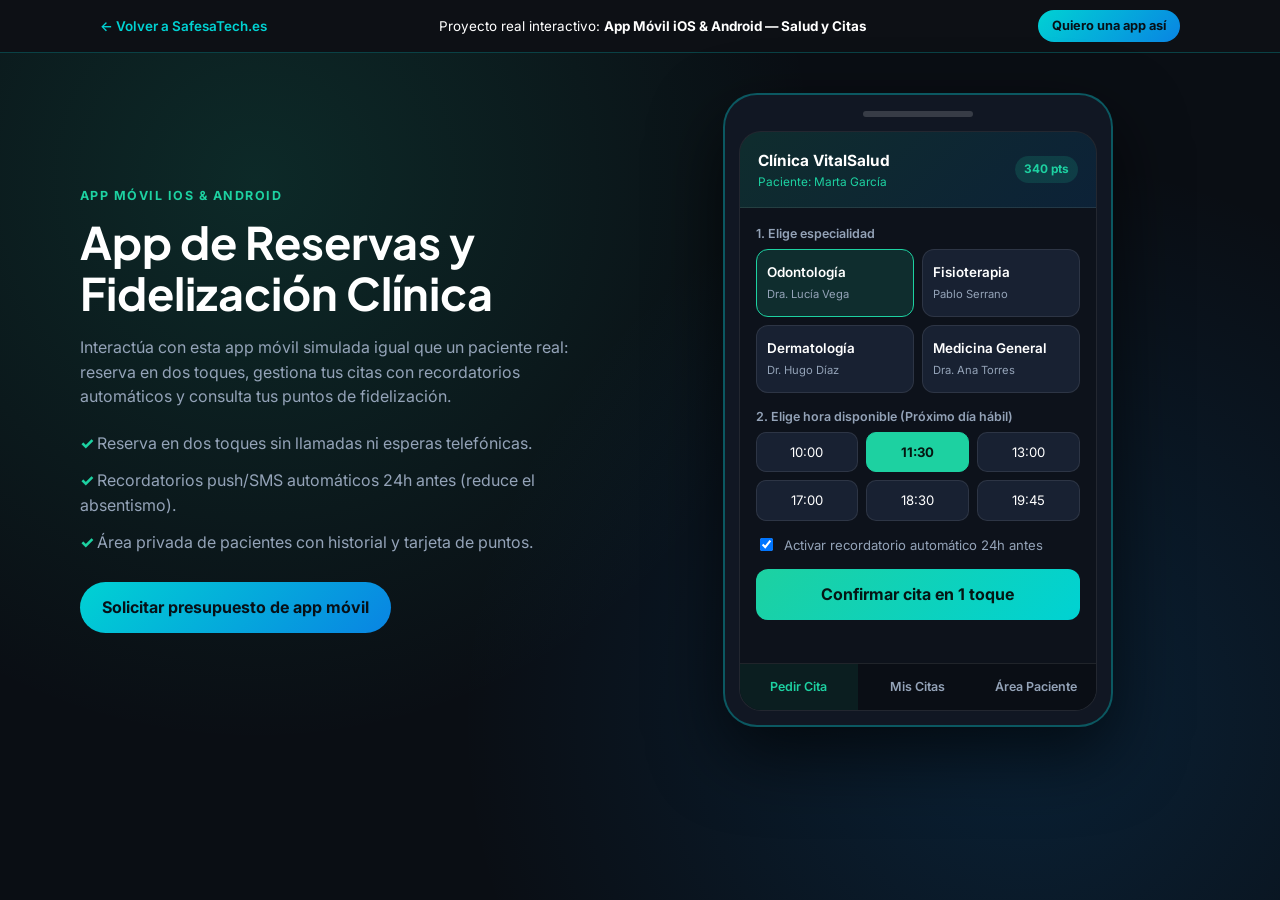
<file: demos/app-clinica-reservas.html>
<!DOCTYPE html>
<html lang="es-ES">
<head>
  <script async src="https://www.googletagmanager.com/gtm.js?id=GTM-T883SM5G"></script>
  <script>
    window.dataLayer = window.dataLayer || [];
    function gtag(){dataLayer.push(arguments);}
    gtag('js', new Date());
  </script>
  <meta charset="UTF-8" />
  <meta name="viewport" content="width=device-width, initial-scale=1.0" />
  <title>App de Reservas y Fidelización Clínica — iOS &amp; Android | Demo SafesaTech</title>
  <meta name="description" content="Demo interactiva de aplicación móvil para clínicas: reserva de citas en dos toques, recordatorios automáticos y área privada de pacientes desarrollada por SafesaTech.es." />
  <link rel="canonical" href="https://safesatech.es/demos/app-clinica-reservas.html" />
  <link rel="icon" href="/favicon.ico" sizes="48x48" />
  <link rel="preconnect" href="https://fonts.googleapis.com" />
  <link rel="preconnect" href="https://fonts.gstatic.com" crossorigin />
  <link rel="stylesheet" href="https://fonts.googleapis.com/css2?family=Inter:wght@400;500;600&family=Plus+Jakarta+Sans:wght@600;700;800&display=swap" />
  <style>
    :root {
      --bg: #0A0E14;
      --phone-bg: #111723;
      --card: #182132;
      --teal: #1DD1A1;
      --cyan: #00D2D3;
      --blue: #0984E3;
      --text: #FFFFFF;
      --muted: #94A3B8;
      --border: rgba(255, 255, 255, 0.09);
    }
    * { box-sizing: border-box; }
    html { overflow-x: clip; }
    body {
      margin: 0;
      font-family: 'Inter', system-ui, sans-serif;
      background: radial-gradient(circle at 20% 20%, rgba(29, 209, 161, 0.14), transparent 45%),
                  radial-gradient(circle at 80% 80%, rgba(9, 132, 227, 0.16), transparent 45%), var(--bg);
      color: var(--text);
      line-height: 1.55;
      min-height: 100vh;
      overflow-x: clip;
    }
    a { color: inherit; text-decoration: none; }
    .container { max-width: 1120px; margin: 0 auto; padding-inline: 20px; }

    .demo-topbar { background: #0D1015; border-bottom: 1px solid rgba(0, 210, 211, 0.25); font-size: 0.84rem; padding: 10px 0; }
    .demo-topbar__inner { display: flex; flex-wrap: wrap; justify-content: space-between; align-items: center; gap: 10px; }
    .demo-topbar__back { color: var(--cyan); font-weight: 600; }
    .demo-topbar__cta { background: linear-gradient(135deg, var(--cyan), var(--blue)); color: #071017; font-weight: 700; padding: 6px 14px; border-radius: 999px; font-size: 0.8rem; }

    .stage {
      padding: 40px 0 64px;
      display: grid;
      grid-template-columns: 0.95fr 1.05fr;
      gap: 44px;
      align-items: center;
    }
    .eyebrow { color: var(--teal); text-transform: uppercase; font-size: 0.78rem; font-weight: 700; letter-spacing: 0.12em; display: block; margin-bottom: 10px; }
    h1 { font-family: 'Plus Jakarta Sans', sans-serif; font-size: clamp(1.9rem, 3.6vw, 2.8rem); line-height: 1.15; margin: 0 0 16px; }
    .feature-list { list-style: none; padding: 0; margin: 22px 0 28px; display: grid; gap: 12px; color: var(--muted); }
    .feature-list li::before { content: '✓ '; color: var(--teal); font-weight: 800; }

    /* Marco realista de App Móvil */
    .phone-frame {
      width: 100%;
      max-width: 390px;
      margin-inline: auto;
      background: var(--phone-bg);
      border: 2px solid rgba(0, 210, 211, 0.35);
      border-radius: 34px;
      padding: 14px;
      box-shadow: 0 28px 70px rgba(0, 0, 0, 0.65);
    }
    .phone-notch { width: 110px; height: 6px; border-radius: 99px; background: rgba(255,255,255,0.16); margin: 2px auto 14px; }
    .phone-screen {
      background: #0D121B;
      border-radius: 22px;
      border: 1px solid var(--border);
      overflow: hidden;
      display: flex;
      flex-direction: column;
      min-height: 580px;
    }
    .app-bar {
      padding: 16px 18px;
      background: linear-gradient(135deg, rgba(29,209,161,0.14), rgba(9,132,227,0.14));
      border-bottom: 1px solid var(--border);
      display: flex; justify-content: space-between; align-items: center;
    }
    .app-body { padding: 16px; flex: 1; display: flex; flex-direction: column; gap: 14px; }
    .app-tabs {
      display: grid; grid-template-columns: repeat(3, 1fr);
      border-top: 1px solid var(--border);
      background: #0A0E15;
    }
    .app-tab {
      background: none; border: 0; color: var(--muted); padding: 13px 6px;
      font: inherit; font-size: 0.78rem; font-weight: 600; cursor: pointer;
    }
    .app-tab.is-active { color: var(--teal); background: rgba(29, 209, 161, 0.08); }

    .spec-grid { display: grid; grid-template-columns: 1fr 1fr; gap: 8px; }
    .spec-btn {
      padding: 12px 10px; border-radius: 12px; border: 1px solid var(--border);
      background: var(--card); color: var(--text); font: inherit; font-size: 0.84rem;
      font-weight: 600; cursor: pointer; text-align: left;
    }
    .spec-btn.is-active { border-color: var(--teal); background: rgba(29, 209, 161, 0.14); }
    .slots-grid { display: grid; grid-template-columns: repeat(3, 1fr); gap: 8px; }
    .slot-btn {
      padding: 9px 6px; border-radius: 10px; border: 1px solid var(--border);
      background: var(--card); color: var(--text); font: inherit; font-size: 0.82rem; cursor: pointer;
    }
    .slot-btn.is-active { background: var(--teal); color: #051610; font-weight: 700; border-color: var(--teal); }
    .app-btn {
      width: 100%; padding: 13px; border-radius: 12px; border: 0; font: inherit; font-weight: 700;
      background: linear-gradient(135deg, var(--teal), var(--cyan)); color: #051513; cursor: pointer;
    }
    .cita-card {
      background: var(--card); border: 1px solid var(--border); border-radius: 14px;
      padding: 13px; display: flex; justify-content: space-between; align-items: center; gap: 10px; font-size: 0.85rem;
    }
    .mini-cancel { background: rgba(239,68,68,0.16); border: 1px solid rgba(239,68,68,0.35); color: #FCA5A5; border-radius: 8px; padding: 5px 9px; font-size: 0.75rem; cursor: pointer; }
    .loyalty-bar { height: 9px; border-radius: 99px; background: rgba(255,255,255,0.1); overflow: hidden; margin-top: 8px; }
    .loyalty-bar span { display: block; height: 100%; background: linear-gradient(90deg, var(--teal), var(--blue)); }
    .msg-ok { padding: 11px; border-radius: 10px; background: rgba(29,209,161,0.15); border: 1px solid rgba(29,209,161,0.35); font-size: 0.83rem; }

    @media (max-width: 860px) {
      .stage { grid-template-columns: 1fr; padding-top: 26px; }
    }
  </style>
</head>
<body>
  <div class="demo-topbar">
    <div class="container demo-topbar__inner">
      <a href="/#proyectos" class="demo-topbar__back">← Volver a SafesaTech.es</a>
      <span>Proyecto real interactivo: <strong>App Móvil iOS &amp; Android — Salud y Citas</strong></span>
      <a href="/#contacto" class="demo-topbar__cta">Quiero una app así</a>
    </div>
  </div>

  <main class="container stage">
    <div>
      <span class="eyebrow">App Móvil iOS &amp; Android</span>
      <h1>App de Reservas y Fidelización Clínica</h1>
      <p style="color:var(--muted);">
        Interactúa con esta app móvil simulada igual que un paciente real: reserva en dos toques, gestiona tus citas con recordatorios automáticos y consulta tus puntos de fidelización.
      </p>
      <ul class="feature-list">
        <li>Reserva en dos toques sin llamadas ni esperas telefónicas.</li>
        <li>Recordatorios push/SMS automáticos 24h antes (reduce el absentismo).</li>
        <li>Área privada de pacientes con historial y tarjeta de puntos.</li>
      </ul>
      <a href="/#contacto" style="display:inline-flex;padding:13px 22px;border-radius:999px;background:linear-gradient(135deg,#00D2D3,#0984E3);color:#071017;font-weight:700;">Solicitar presupuesto de app móvil</a>
    </div>

    <div class="phone-frame">
      <div class="phone-notch"></div>
      <div class="phone-screen">
        <div class="app-bar">
          <div>
            <strong style="font-size:0.96rem;">Clínica VitalSalud</strong>
            <div style="font-size:0.74rem;color:var(--teal);">Paciente: Marta García</div>
          </div>
          <span style="font-size:0.74rem;background:rgba(29,209,161,0.15);color:var(--teal);padding:4px 9px;border-radius:999px;font-weight:700;" id="pts-badge">340 pts</span>
        </div>

        <div class="app-body" id="app-body"></div>

        <nav class="app-tabs" aria-label="Menú app móvil">
          <button type="button" class="app-tab is-active" data-tab="reservar">Pedir Cita</button>
          <button type="button" class="app-tab" data-tab="citas">Mis Citas</button>
          <button type="button" class="app-tab" data-tab="perfil">Área Paciente</button>
        </nav>
      </div>
    </div>
  </main>

  <script>
    const SPECIALTIES = [
      { name: 'Odontología', doc: 'Dra. Lucía Vega' },
      { name: 'Fisioterapia', doc: 'Pablo Serrano' },
      { name: 'Dermatología', doc: 'Dr. Hugo Díaz' },
      { name: 'Medicina General', doc: 'Dra. Ana Torres' }
    ];
    const HOURS = ['10:00', '11:30', '13:00', '17:00', '18:30', '19:45'];
    const appointments = [
      { id: 1, spec: 'Fisioterapia', doc: 'Pablo Serrano', date: 'Mañana', hour: '18:30', reminder: true }
    ];

    let tab = 'reservar';
    let selSpec = SPECIALTIES[0];
    let selHour = HOURS[1];
    let points = 340;
    let lastNotice = '';

    function render() {
      document.getElementById('pts-badge').textContent = `${points} pts`;
      const body = document.getElementById('app-body');

      if (tab === 'reservar') {
        body.innerHTML = `
          <div>
            <div style="font-size:0.78rem;color:var(--muted);margin-bottom:6px;font-weight:600;">1. Elige especialidad</div>
            <div class="spec-grid">
              ${SPECIALTIES.map((s) => `
                <button type="button" class="spec-btn ${selSpec.name === s.name ? 'is-active' : ''}" onclick="pickSpec('${s.name}')">
                  ${s.name}<br><small style="color:var(--muted);font-weight:400;">${s.doc}</small>
                </button>
              `).join('')}
            </div>
          </div>
          <div>
            <div style="font-size:0.78rem;color:var(--muted);margin-bottom:6px;font-weight:600;">2. Elige hora disponible (Próximo día hábil)</div>
            <div class="slots-grid">
              ${HOURS.map((h) => `<button type="button" class="slot-btn ${selHour === h ? 'is-active' : ''}" onclick="pickHour('${h}')">${h}</button>`).join('')}
            </div>
          </div>
          <label style="display:flex;align-items:center;gap:8px;font-size:0.82rem;color:var(--muted);">
            <input type="checkbox" id="rem-check" checked /> Activar recordatorio automático 24h antes
          </label>
          <button type="button" class="app-btn" onclick="bookNow()">Confirmar cita en 1 toque</button>
          ${lastNotice ? `<div class="msg-ok">${lastNotice}</div>` : ''}
        `;
      } else if (tab === 'citas') {
        body.innerHTML = `
          <div style="font-size:0.86rem;font-weight:700;">Próximas citas (${appointments.length})</div>
          ${appointments.length ? appointments.map((a) => `
            <div class="cita-card">
              <div>
                <strong>${a.spec}</strong><br>
                <small style="color:var(--muted);">${a.doc} • ${a.date} ${a.hour}</small><br>
                <small style="color:var(--teal);">${a.reminder ? '🔔 Recordatorio activo' : 'Sin recordatorio'}</small>
              </div>
              <button type="button" class="mini-cancel" onclick="cancelCita(${a.id})">Anular</button>
            </div>
          `).join('') : '<p style="color:var(--muted);font-size:0.85rem;">No tienes citas pendientes. Reserva una desde "Pedir Cita".</p>'}
        `;
      } else {
        const pct = Math.min(100, Math.round((points / 500) * 100));
        body.innerHTML = `
          <div style="background:var(--card);border:1px solid var(--border);border-radius:16px;padding:15px;">
            <div style="display:flex;justify-content:space-between;font-size:0.86rem;">
              <strong>Club Salud Vital</strong>
              <span style="color:var(--teal);font-weight:700;">${points} / 500 pts</span>
            </div>
            <div class="loyalty-bar"><span style="width:${pct}%"></span></div>
            <p style="margin:8px 0 0;font-size:0.78rem;color:var(--muted);">Acumulas +50 pts por cada cita reservada desde la app. Al llegar a 500 pts obtienes limpieza o sesión gratuita.</p>
          </div>
          <div style="background:var(--card);border:1px solid var(--border);border-radius:16px;padding:15px;font-size:0.84rem;">
            <strong>Últimos informes disponibles</strong>
            <p style="margin:8px 0 0;color:var(--muted);">• Revisión anual dental (PDF disponible)<br>• Plan rehabilitación lumbar (Activo)</p>
          </div>
        `;
      }
    }

    window.pickSpec = function (name) { selSpec = SPECIALTIES.find((s) => s.name === name); lastNotice = ''; render(); };
    window.pickHour = function (h) { selHour = h; lastNotice = ''; render(); };
    window.bookNow = function () {
      const rem = document.getElementById('rem-check').checked;
      appointments.unshift({ id: Date.now(), spec: selSpec.name, doc: selSpec.doc, date: 'Próximo día hábil', hour: selHour, reminder: rem });
      points += 50;
      lastNotice = `¡Cita confirmada! ${selSpec.name} a las ${selHour} (+50 puntos añadidos).`;
      render();
    };
    window.cancelCita = function (id) {
      const idx = appointments.findIndex((a) => a.id === id);
      if (idx >= 0) appointments.splice(idx, 1);
      render();
    };

    document.querySelectorAll('.app-tab').forEach((btn) => {
      btn.addEventListener('click', () => {
        document.querySelectorAll('.app-tab').forEach((b) => b.classList.remove('is-active'));
        btn.classList.add('is-active');
        tab = btn.dataset.tab;
        lastNotice = '';
        render();
      });
    });

    render();
  </script>
</body>
</html>
</file>
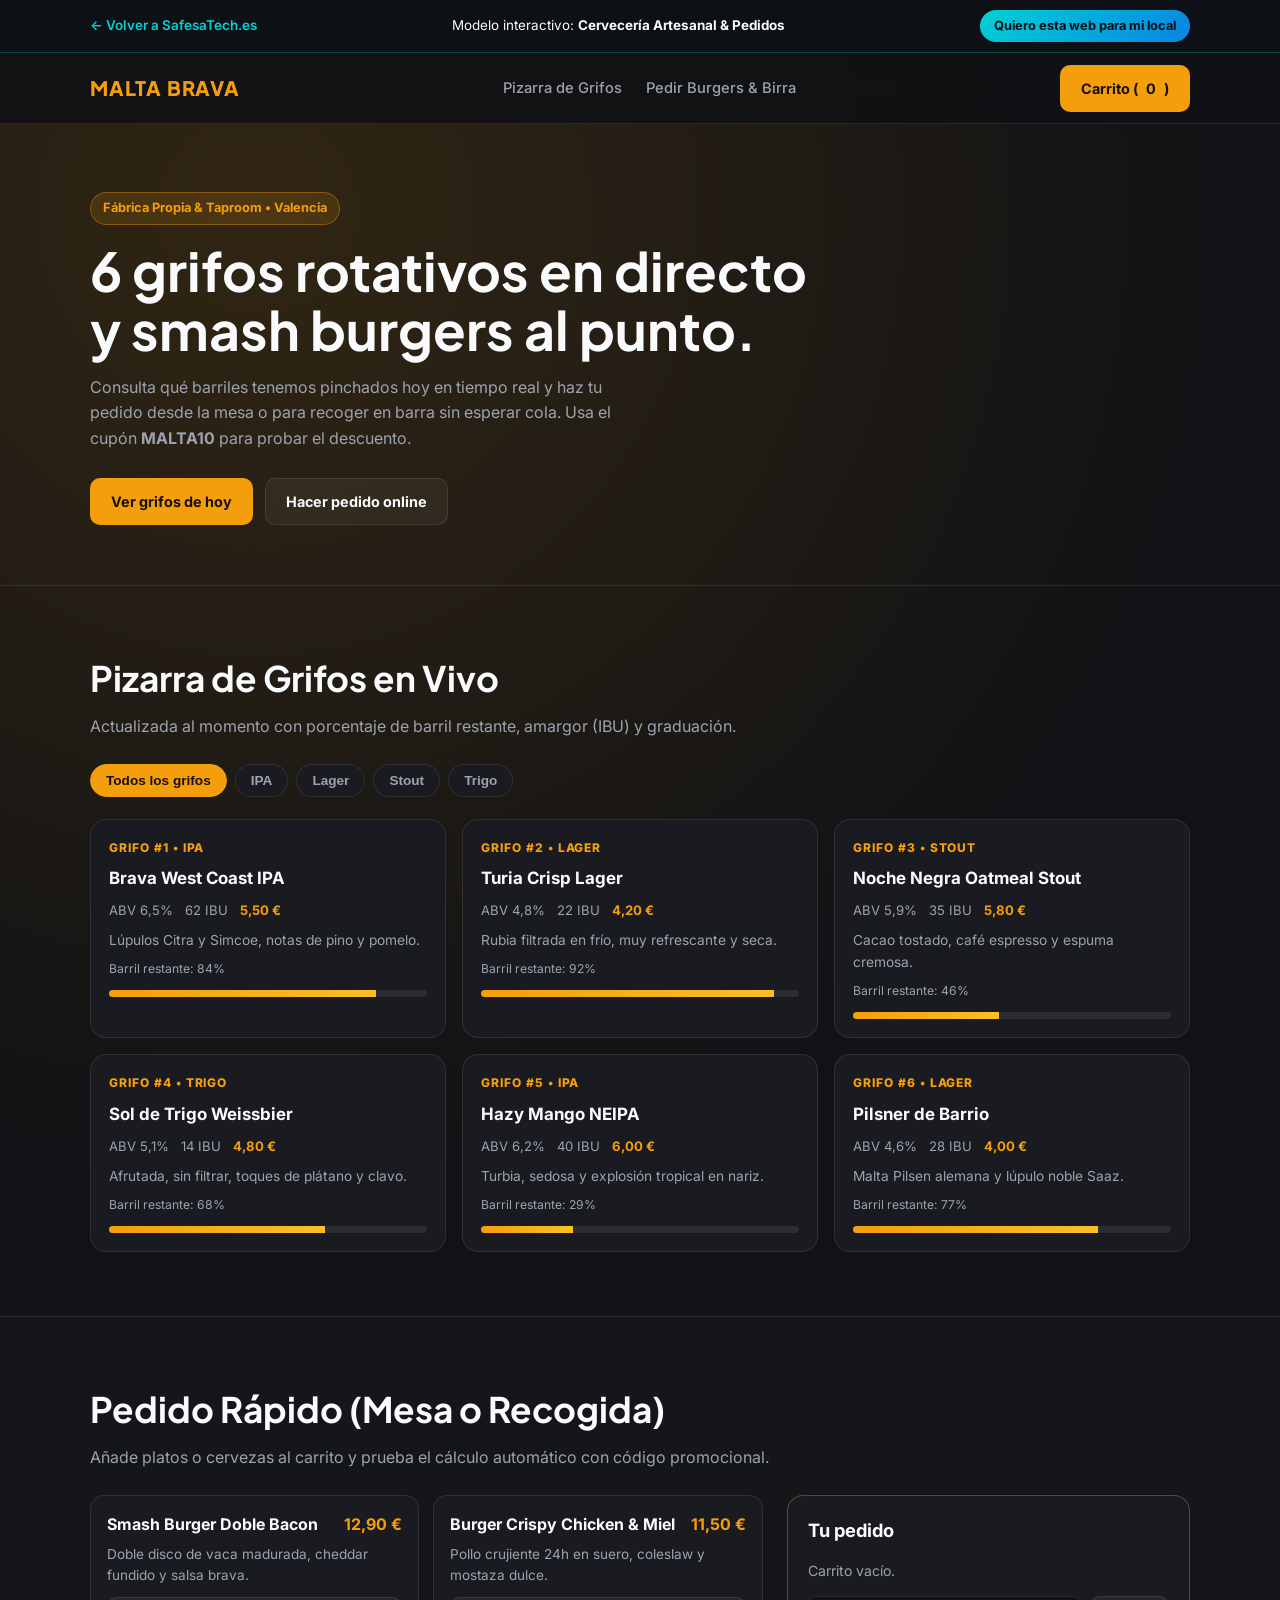
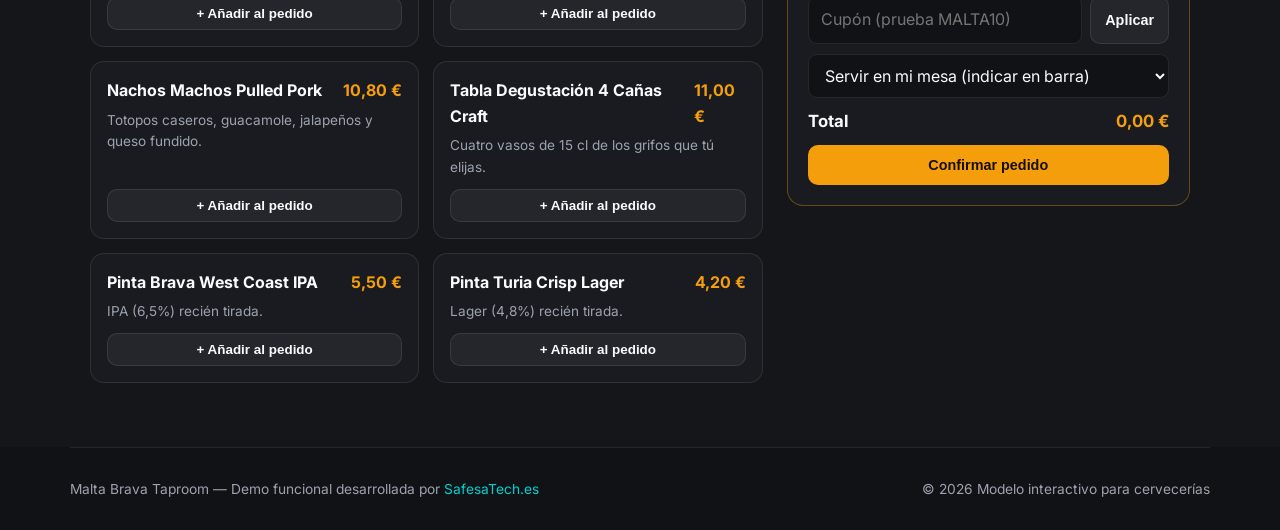
<file: demos/cerveceria-malta-brava.html>
<!DOCTYPE html>
<html lang="es-ES">
<head>
  <script async src="https://www.googletagmanager.com/gtm.js?id=GTM-T883SM5G"></script>
  <script>
    window.dataLayer = window.dataLayer || [];
    function gtag(){dataLayer.push(arguments);}
    gtag('js', new Date());
  </script>
  <meta charset="UTF-8" />
  <meta name="viewport" content="width=device-width, initial-scale=1.0" />
  <title>Malta Brava Taproom — Cervecería Artesanal y Burgers | Demo SafesaTech</title>
  <meta name="description" content="Modelo interactivo de web para cervecería artesanal con pizarra de grifos en vivo y carrito de pedidos online creado por SafesaTech.es." />
  <link rel="canonical" href="https://safesatech.es/demos/cerveceria-malta-brava.html" />
  <link rel="icon" href="/favicon.ico" sizes="48x48" />
  <link rel="preconnect" href="https://fonts.googleapis.com" />
  <link rel="preconnect" href="https://fonts.gstatic.com" crossorigin />
  <link rel="stylesheet" href="https://fonts.googleapis.com/css2?family=Inter:wght@400;500;600&family=Plus+Jakarta+Sans:wght@700;800&display=swap" />
  <style>
    :root {
      --bg: #111215;
      --surface: #191B20;
      --amber: #F59E0B;
      --red: #EF4444;
      --text: #F9FAFB;
      --muted: #9CA3AF;
      --border: rgba(255, 255, 255, 0.09);
    }
    * { box-sizing: border-box; }
    html { scroll-behavior: smooth; overflow-x: clip; }
    body {
      margin: 0;
      font-family: 'Inter', system-ui, sans-serif;
      background: radial-gradient(circle at 20% 10%, rgba(245, 158, 11, 0.14), transparent 45%), var(--bg);
      color: var(--text);
      line-height: 1.6;
      overflow-x: clip;
    }
    a { color: inherit; text-decoration: none; }
    .container { max-width: 1140px; margin: 0 auto; padding-inline: 20px; }

    .demo-topbar { background: #0D1015; border-bottom: 1px solid rgba(0, 210, 211, 0.25); font-size: 0.84rem; padding: 10px 0; }
    .demo-topbar__inner { display: flex; flex-wrap: wrap; justify-content: space-between; align-items: center; gap: 10px; }
    .demo-topbar__back { color: #00D2D3; font-weight: 600; }
    .demo-topbar__cta { background: linear-gradient(135deg, #00D2D3, #0984E3); color: #071017; font-weight: 700; padding: 6px 14px; border-radius: 999px; font-size: 0.8rem; }

    .header { position: sticky; top: 0; z-index: 40; background: rgba(17, 18, 21, 0.92); backdrop-filter: blur(12px); border-bottom: 1px solid var(--border); }
    .header__inner { height: 70px; display: flex; align-items: center; justify-content: space-between; gap: 16px; }
    .brand { font-family: 'Plus Jakarta Sans', sans-serif; font-weight: 800; font-size: 1.25rem; color: var(--amber); letter-spacing: 0.04em; }
    .nav { display: flex; gap: 24px; }
    .nav a { color: var(--muted); font-size: 0.92rem; font-weight: 500; }
    .nav a:hover { color: var(--text); }

    .btn {
      display: inline-flex; align-items: center; justify-content: center; gap: 8px;
      padding: 11px 20px; border-radius: 10px; font-weight: 700; font-size: 0.9rem;
      cursor: pointer; border: 1px solid transparent; transition: transform 0.2s;
    }
    .btn:hover { transform: translateY(-2px); }
    .btn--amber { background: var(--amber); color: #160F02; }
    .btn--ghost { background: rgba(255,255,255,0.05); border-color: var(--border); color: var(--text); }

    .hero { padding: 68px 0 60px; border-bottom: 1px solid var(--border); }
    .tag-pill { display: inline-block; padding: 5px 12px; border-radius: 999px; background: rgba(245,158,11,0.14); border: 1px solid rgba(245,158,11,0.35); color: var(--amber); font-size: 0.8rem; font-weight: 700; margin-bottom: 16px; }
    h1 { font-family: 'Plus Jakarta Sans', sans-serif; font-size: clamp(2.1rem, 4.4vw, 3.35rem); line-height: 1.1; margin: 0 0 16px; max-width: 19ch; }
    .hero p { color: var(--muted); max-width: 55ch; margin: 0 0 26px; }

    .section { padding: 64px 0; }
    .section__title { font-family: 'Plus Jakarta Sans', sans-serif; font-size: clamp(1.6rem, 3vw, 2.2rem); margin: 0 0 8px; }
    .section__sub { color: var(--muted); margin: 0 0 24px; }

    .tabs { display: flex; flex-wrap: wrap; gap: 8px; margin-bottom: 22px; }
    .tab { background: var(--surface); border: 1px solid var(--border); color: var(--muted); padding: 8px 15px; border-radius: 999px; cursor: pointer; font-weight: 600; font-size: 0.85rem; }
    .tab.is-active { background: var(--amber); color: #160F02; border-color: var(--amber); }

    .tap-grid { display: grid; grid-template-columns: repeat(3, minmax(0, 1fr)); gap: 16px; }
    .tap-card { background: var(--surface); border: 1px solid var(--border); border-radius: 16px; padding: 18px; display: flex; flex-direction: column; gap: 8px; }
    .tap-num { font-size: 0.75rem; font-weight: 800; color: var(--amber); text-transform: uppercase; letter-spacing: 0.08em; }
    .tap-name { font-weight: 700; font-size: 1.06rem; margin: 0; }
    .tap-meta { display: flex; gap: 12px; font-size: 0.82rem; color: var(--muted); }
    .keg-bar { height: 7px; border-radius: 99px; background: rgba(255,255,255,0.08); overflow: hidden; margin-top: 4px; }
    .keg-bar span { display: block; height: 100%; background: linear-gradient(90deg, var(--amber), #FBBF24); }

    .order-layout { display: grid; grid-template-columns: 1.25fr 0.75fr; gap: 24px; align-items: start; }
    .food-grid { display: grid; grid-template-columns: repeat(2, minmax(0, 1fr)); gap: 14px; }
    .food-card { background: var(--surface); border: 1px solid var(--border); border-radius: 14px; padding: 16px; display: flex; flex-direction: column; justify-content: space-between; gap: 10px; }
    .cart-box { position: sticky; top: 90px; background: var(--surface); border: 1px solid rgba(245,158,11,0.35); border-radius: 16px; padding: 20px; }
    .cart-row { display: flex; justify-content: space-between; align-items: center; gap: 8px; padding: 9px 0; border-bottom: 1px solid var(--border); font-size: 0.9rem; }
    .qty-btns { display: inline-flex; align-items: center; gap: 6px; }
    .qty-btn { width: 26px; height: 26px; border-radius: 6px; border: 1px solid var(--border); background: var(--bg); color: var(--text); cursor: pointer; font-weight: 700; }
    input, select { width: 100%; padding: 10px 12px; border-radius: 9px; border: 1px solid var(--border); background: var(--bg); color: var(--text); font: inherit; }
    .order-ok { margin-top: 12px; padding: 13px; border-radius: 10px; background: rgba(34, 197, 94, 0.14); border: 1px solid rgba(34, 197, 94, 0.4); font-size: 0.88rem; }

    .footer { padding: 30px 0; border-top: 1px solid var(--border); color: var(--muted); font-size: 0.86rem; display: flex; flex-wrap: wrap; justify-content: space-between; gap: 12px; }

    @media (max-width: 900px) {
      .tap-grid { grid-template-columns: repeat(2, minmax(0, 1fr)); }
      .order-layout, .food-grid { grid-template-columns: 1fr; }
      .nav { display: none; }
      .cart-box { position: static; }
    }
    @media (max-width: 580px) { .tap-grid { grid-template-columns: 1fr; } }
  </style>
</head>
<body>
  <div class="demo-topbar">
    <div class="container demo-topbar__inner">
      <a href="/#demos-bares" class="demo-topbar__back">← Volver a SafesaTech.es</a>
      <span>Modelo interactivo: <strong>Cervecería Artesanal &amp; Pedidos</strong></span>
      <a href="/#contacto" class="demo-topbar__cta">Quiero esta web para mi local</a>
    </div>
  </div>

  <header class="header">
    <div class="container header__inner">
      <a href="#top" class="brand">MALTA BRAVA</a>
      <nav class="nav">
        <a href="#grifos">Pizarra de Grifos</a>
        <a href="#pedir">Pedir Burgers &amp; Birra</a>
      </nav>
      <a href="#pedir" class="btn btn--amber">Carrito (<span id="hdr-count">0</span>)</a>
    </div>
  </header>

  <main id="top">
    <section class="hero">
      <div class="container">
        <span class="tag-pill">Fábrica Propia &amp; Taproom • Valencia</span>
        <h1>6 grifos rotativos en directo y smash burgers al punto.</h1>
        <p>
          Consulta qué barriles tenemos pinchados hoy en tiempo real y haz tu pedido desde la mesa o para recoger en barra sin esperar cola. Usa el cupón <strong>MALTA10</strong> para probar el descuento.
        </p>
        <div style="display:flex;flex-wrap:wrap;gap:12px;">
          <a href="#grifos" class="btn btn--amber">Ver grifos de hoy</a>
          <a href="#pedir" class="btn btn--ghost">Hacer pedido online</a>
        </div>
      </div>
    </section>

    <section class="section" id="grifos">
      <div class="container">
        <h2 class="section__title">Pizarra de Grifos en Vivo</h2>
        <p class="section__sub">Actualizada al momento con porcentaje de barril restante, amargor (IBU) y graduación.</p>

        <div class="tabs">
          <button type="button" class="tab is-active" data-style="todas">Todos los grifos</button>
          <button type="button" class="tab" data-style="IPA">IPA</button>
          <button type="button" class="tab" data-style="Lager">Lager</button>
          <button type="button" class="tab" data-style="Stout">Stout</button>
          <button type="button" class="tab" data-style="Trigo">Trigo</button>
        </div>

        <div class="tap-grid" id="tap-grid"></div>
      </div>
    </section>

    <section class="section" id="pedir" style="border-top:1px solid var(--border);background:rgba(25,27,32,0.5);">
      <div class="container">
        <h2 class="section__title">Pedido Rápido (Mesa o Recogida)</h2>
        <p class="section__sub">Añade platos o cervezas al carrito y prueba el cálculo automático con código promocional.</p>

        <div class="order-layout">
          <div class="food-grid" id="food-grid"></div>

          <aside class="cart-box">
            <h3 style="margin:0 0 12px;font-size:1.15rem;">Tu pedido</h3>
            <div id="cart-list"><p style="color:var(--muted);font-size:0.88rem;">Carrito vacío.</p></div>

            <div style="margin-top:14px;display:grid;gap:10px;">
              <div style="display:flex;gap:8px;">
                <input id="promo-code" placeholder="Cupón (prueba MALTA10)" />
                <button type="button" id="apply-promo" class="btn btn--ghost" style="padding:10px 14px;">Aplicar</button>
              </div>
              <select id="pickup-mode">
                <option>Servir en mi mesa (indicar en barra)</option>
                <option>Recoger en barra en 15 min</option>
              </select>
              <div style="display:flex;justify-content:space-between;font-weight:700;font-size:1.05rem;">
                <span>Total</span>
                <span id="cart-total" style="color:var(--amber);">0,00 €</span>
              </div>
              <button type="button" id="checkout-btn" class="btn btn--amber" style="width:100%;">Confirmar pedido</button>
            </div>
            <div id="order-msg" class="order-ok" hidden></div>
          </aside>
        </div>
      </div>
    </section>
  </main>

  <footer class="container footer">
    <span>Malta Brava Taproom — Demo funcional desarrollada por <a href="/" style="color:#00D2D3;">SafesaTech.es</a></span>
    <span>© 2026 Modelo interactivo para cervecerías</span>
  </footer>

  <script>
    const TAPS = [
      { num: 1, name: 'Brava West Coast IPA', style: 'IPA', abv: '6,5%', ibu: '62 IBU', keg: 84, price: 5.5, desc: 'Lúpulos Citra y Simcoe, notas de pino y pomelo.' },
      { num: 2, name: 'Turia Crisp Lager', style: 'Lager', abv: '4,8%', ibu: '22 IBU', keg: 92, price: 4.2, desc: 'Rubia filtrada en frío, muy refrescante y seca.' },
      { num: 3, name: 'Noche Negra Oatmeal Stout', style: 'Stout', abv: '5,9%', ibu: '35 IBU', keg: 46, price: 5.8, desc: 'Cacao tostado, café espresso y espuma cremosa.' },
      { num: 4, name: 'Sol de Trigo Weissbier', style: 'Trigo', abv: '5,1%', ibu: '14 IBU', keg: 68, price: 4.8, desc: 'Afrutada, sin filtrar, toques de plátano y clavo.' },
      { num: 5, name: 'Hazy Mango NEIPA', style: 'IPA', abv: '6,2%', ibu: '40 IBU', keg: 29, price: 6.0, desc: 'Turbia, sedosa y explosión tropical en nariz.' },
      { num: 6, name: 'Pilsner de Barrio', style: 'Lager', abv: '4,6%', ibu: '28 IBU', keg: 77, price: 4.0, desc: 'Malta Pilsen alemana y lúpulo noble Saaz.' }
    ];

    const MENU_ITEMS = [
      { id: 101, name: 'Smash Burger Doble Bacon', price: 12.9, desc: 'Doble disco de vaca madurada, cheddar fundido y salsa brava.' },
      { id: 102, name: 'Burger Crispy Chicken & Miel', price: 11.5, desc: 'Pollo crujiente 24h en suero, coleslaw y mostaza dulce.' },
      { id: 103, name: 'Nachos Machos Pulled Pork', price: 10.8, desc: 'Totopos caseros, guacamole, jalapeños y queso fundido.' },
      { id: 104, name: 'Tabla Degustación 4 Cañas Craft', price: 11.0, desc: 'Cuatro vasos de 15 cl de los grifos que tú elijas.' }
    ];

    let activeStyle = 'todas';
    const cart = {};
    let discount = 0;

    function renderTaps() {
      const list = TAPS.filter((t) => activeStyle === 'todas' || t.style === activeStyle);
      document.getElementById('tap-grid').innerHTML = list.map((t) => `
        <article class="tap-card">
          <span class="tap-num">Grifo #${t.num} • ${t.style}</span>
          <h3 class="tap-name">${t.name}</h3>
          <div class="tap-meta"><span>ABV ${t.abv}</span><span>${t.ibu}</span><span style="color:var(--amber);font-weight:700;">${t.price.toFixed(2).replace('.', ',')} €</span></div>
          <p style="margin:0;font-size:0.86rem;color:var(--muted);">${t.desc}</p>
          <div style="font-size:0.76rem;color:var(--muted);">Barril restante: ${t.keg}%</div>
          <div class="keg-bar"><span style="width:${t.keg}%"></span></div>
        </article>
      `).join('');
    }

    function renderFood() {
      const all = [...MENU_ITEMS, ...TAPS.slice(0, 2).map((t) => ({ id: t.num, name: `Pinta ${t.name}`, price: t.price, desc: `${t.style} (${t.abv}) recién tirada.` }))];
      document.getElementById('food-grid').innerHTML = all.map((item) => `
        <article class="food-card">
          <div>
            <div style="display:flex;justify-content:space-between;gap:8px;font-weight:700;">
              <span>${item.name}</span>
              <span style="color:var(--amber);">${item.price.toFixed(2).replace('.', ',')} €</span>
            </div>
            <p style="margin:6px 0 0;font-size:0.85rem;color:var(--muted);">${item.desc}</p>
          </div>
          <button type="button" class="btn btn--ghost" style="padding:8px 12px;font-size:0.84rem;" onclick='addItem(${JSON.stringify(item)})'>+ Añadir al pedido</button>
        </article>
      `).join('');
    }

    window.addItem = function (item) {
      if (!cart[item.id]) cart[item.id] = { ...item, qty: 0 };
      cart[item.id].qty += 1;
      renderCart();
    };

    window.changeQty = function (id, delta) {
      if (!cart[id]) return;
      cart[id].qty += delta;
      if (cart[id].qty <= 0) delete cart[id];
      renderCart();
    };

    function renderCart() {
      const entries = Object.values(cart);
      const count = entries.reduce((acc, i) => acc + i.qty, 0);
      document.getElementById('hdr-count').textContent = count;

      const listEl = document.getElementById('cart-list');
      if (!entries.length) {
        listEl.innerHTML = '<p style="color:var(--muted);font-size:0.88rem;">Carrito vacío.</p>';
        document.getElementById('cart-total').textContent = '0,00 €';
        return;
      }

      let subtotal = 0;
      listEl.innerHTML = entries.map((i) => {
        subtotal += i.price * i.qty;
        return `
          <div class="cart-row">
            <div><strong>${i.name}</strong><br><small style="color:var(--muted);">${i.price.toFixed(2).replace('.', ',')} € ud.</small></div>
            <div class="qty-btns">
              <button type="button" class="qty-btn" onclick="changeQty(${i.id}, -1)">−</button>
              <span>${i.qty}</span>
              <button type="button" class="qty-btn" onclick="changeQty(${i.id}, 1)">+</button>
            </div>
          </div>
        `;
      }).join('');

      const total = subtotal * (1 - discount);
      document.getElementById('cart-total').textContent = total.toFixed(2).replace('.', ',') + ' €' + (discount > 0 ? ' (-10%)' : '');
    }

    document.querySelectorAll('.tab').forEach((btn) => {
      btn.addEventListener('click', () => {
        document.querySelectorAll('.tab').forEach((b) => b.classList.remove('is-active'));
        btn.classList.add('is-active');
        activeStyle = btn.dataset.style;
        renderTaps();
      });
    });

    document.getElementById('apply-promo').addEventListener('click', () => {
      const code = document.getElementById('promo-code').value.trim().toUpperCase();
      discount = code === 'MALTA10' ? 0.10 : 0;
      renderCart();
      const msg = document.getElementById('order-msg');
      msg.hidden = false;
      msg.textContent = discount > 0 ? 'Cupón MALTA10 aplicado (10 % de descuento).' : 'Cupón no válido. Prueba con MALTA10.';
    });

    document.getElementById('checkout-btn').addEventListener('click', () => {
      const msg = document.getElementById('order-msg');
      msg.hidden = false;
      if (!Object.keys(cart).length) {
        msg.textContent = 'Añade algún producto antes de confirmar.';
        return;
      }
      const mode = document.getElementById('pickup-mode').value;
      const num = 'MB-' + Math.floor(100 + Math.random() * 900);
      msg.innerHTML = `<strong>¡Pedido ${num} enviado a cocina!</strong> (${mode}).`;
    });

    renderTaps();
    renderFood();
  </script>
</body>
</html>
</file>
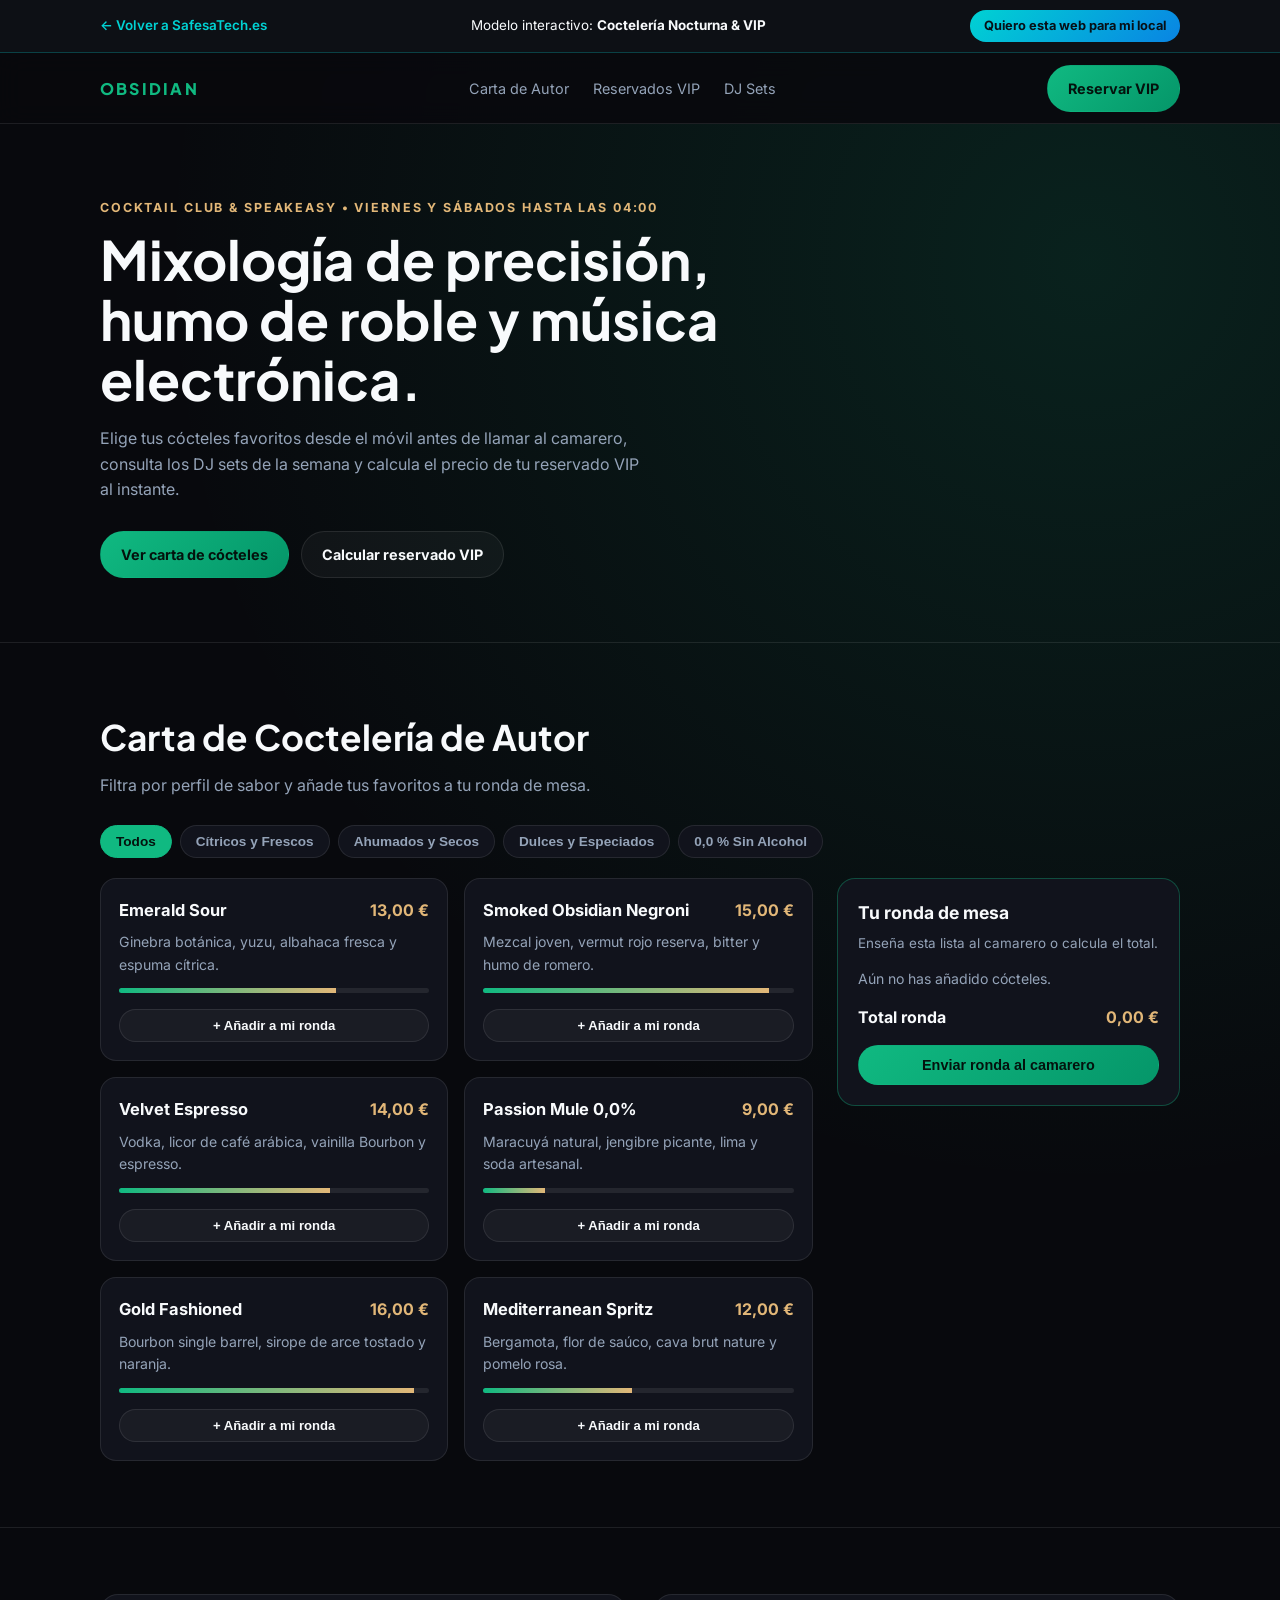
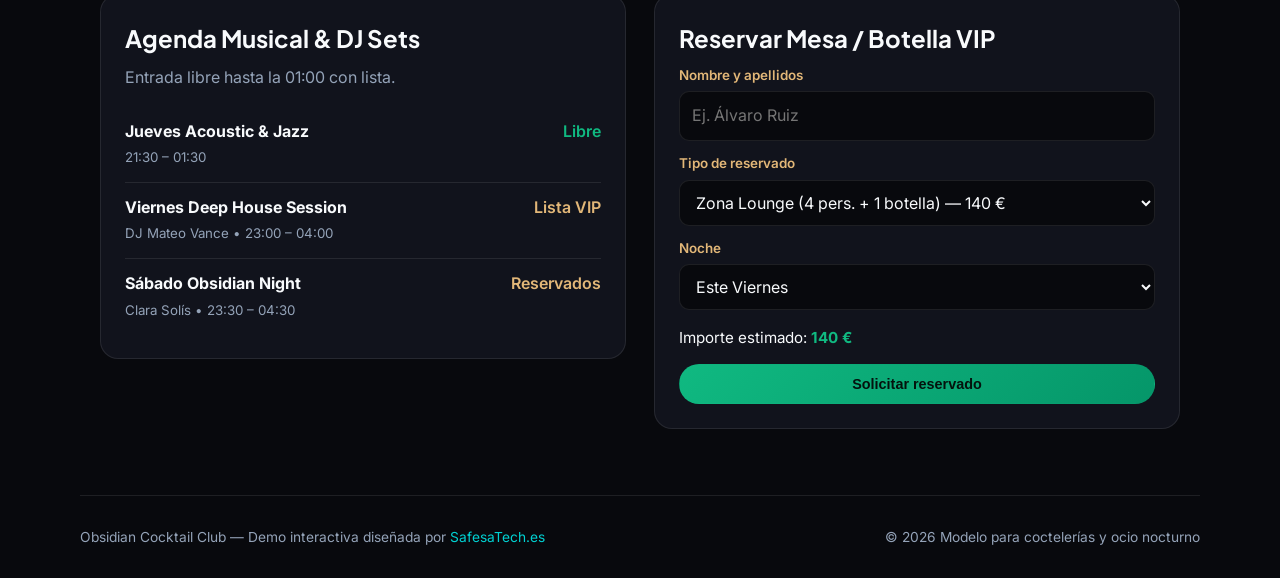
<file: demos/cocteleria-obsidian.html>
<!DOCTYPE html>
<html lang="es-ES">
<head>
  <script async src="https://www.googletagmanager.com/gtm.js?id=GTM-T883SM5G"></script>
  <script>
    window.dataLayer = window.dataLayer || [];
    function gtag(){dataLayer.push(arguments);}
    gtag('js', new Date());
  </script>
  <meta charset="UTF-8" />
  <meta name="viewport" content="width=device-width, initial-scale=1.0" />
  <title>Obsidian Cocktail Club — Coctelería de Autor y Reservados | Demo SafesaTech</title>
  <meta name="description" content="Web interactiva de coctelería nocturna con carta por perfil de sabor, favoritos en mesa y reserva de reservados VIP desarrollada por SafesaTech.es." />
  <link rel="canonical" href="https://safesatech.es/demos/cocteleria-obsidian.html" />
  <link rel="icon" href="/favicon.ico" sizes="48x48" />
  <link rel="preconnect" href="https://fonts.googleapis.com" />
  <link rel="preconnect" href="https://fonts.gstatic.com" crossorigin />
  <link rel="stylesheet" href="https://fonts.googleapis.com/css2?family=Inter:wght@400;500;600&family=Plus+Jakarta+Sans:wght@600;700;800&display=swap" />
  <style>
    :root {
      --bg: #08090D;
      --card: #11131C;
      --emerald: #10B981;
      --gold: #E2B778;
      --text: #F8FAFC;
      --muted: #94A3B8;
      --border: rgba(255, 255, 255, 0.09);
    }
    * { box-sizing: border-box; }
    html { scroll-behavior: smooth; overflow-x: clip; }
    body {
      margin: 0;
      font-family: 'Inter', system-ui, sans-serif;
      background: radial-gradient(circle at 85% 12%, rgba(16, 185, 129, 0.14), transparent 42%), var(--bg);
      color: var(--text);
      line-height: 1.6;
      overflow-x: clip;
    }
    a { color: inherit; text-decoration: none; }
    .container { max-width: 1120px; margin: 0 auto; padding-inline: 20px; }

    .demo-topbar {
      background: #0D1015;
      border-bottom: 1px solid rgba(0, 210, 211, 0.25);
      font-size: 0.84rem;
      padding: 10px 0;
    }
    .demo-topbar__inner { display: flex; flex-wrap: wrap; justify-content: space-between; align-items: center; gap: 10px; }
    .demo-topbar__back { color: #00D2D3; font-weight: 600; }
    .demo-topbar__cta {
      background: linear-gradient(135deg, #00D2D3, #0984E3);
      color: #071017; font-weight: 700; padding: 6px 14px; border-radius: 999px; font-size: 0.8rem;
    }

    .header {
      position: sticky; top: 0; z-index: 40;
      background: rgba(8, 9, 13, 0.88); backdrop-filter: blur(12px);
      border-bottom: 1px solid var(--border);
    }
    .header__inner { height: 70px; display: flex; align-items: center; justify-content: space-between; gap: 16px; }
    .brand { font-family: 'Plus Jakarta Sans', sans-serif; font-weight: 800; letter-spacing: 0.14em; color: var(--emerald); }
    .nav { display: flex; gap: 24px; }
    .nav a { color: var(--muted); font-size: 0.9rem; }
    .nav a:hover { color: var(--text); }

    .btn {
      display: inline-flex; align-items: center; justify-content: center; gap: 8px;
      padding: 11px 20px; border-radius: 999px; font-weight: 700; font-size: 0.9rem;
      cursor: pointer; border: 1px solid transparent; transition: transform 0.2s;
    }
    .btn:hover { transform: translateY(-2px); }
    .btn--emerald { background: linear-gradient(135deg, #10B981, #059669); color: #04120D; }
    .btn--ghost { background: rgba(255,255,255,0.04); border-color: var(--border); color: var(--text); }

    .hero { padding: 74px 0 64px; border-bottom: 1px solid var(--border); }
    .eyebrow { color: var(--gold); text-transform: uppercase; letter-spacing: 0.15em; font-size: 0.78rem; font-weight: 700; display: block; margin-bottom: 12px; }
    h1 { font-family: 'Plus Jakarta Sans', sans-serif; font-size: clamp(2.1rem, 4.5vw, 3.4rem); line-height: 1.1; margin: 0 0 16px; max-width: 18ch; }
    .hero p { color: var(--muted); max-width: 54ch; margin: 0 0 28px; }

    .section { padding: 66px 0; }
    .section__title { font-family: 'Plus Jakarta Sans', sans-serif; font-size: clamp(1.6rem, 3vw, 2.2rem); margin: 0 0 8px; }
    .section__sub { color: var(--muted); margin: 0 0 26px; }

    .layout-menu { display: grid; grid-template-columns: 1.35fr 0.65fr; gap: 24px; align-items: start; }
    .tabs { display: flex; flex-wrap: wrap; gap: 8px; margin-bottom: 20px; }
    .tab {
      background: var(--card); border: 1px solid var(--border); color: var(--muted);
      padding: 8px 15px; border-radius: 999px; cursor: pointer; font-weight: 600; font-size: 0.85rem;
    }
    .tab.is-active { background: var(--emerald); color: #04120D; border-color: var(--emerald); }

    .drinks-grid { display: grid; grid-template-columns: repeat(2, minmax(0, 1fr)); gap: 16px; }
    .drink-card {
      background: var(--card); border: 1px solid var(--border); border-radius: 16px;
      padding: 18px; display: flex; flex-direction: column; gap: 8px;
    }
    .drink-top { display: flex; justify-content: space-between; align-items: baseline; gap: 10px; }
    .drink-name { font-weight: 700; margin: 0; font-size: 1.03rem; }
    .drink-price { color: var(--gold); font-weight: 700; }
    .drink-notes { color: var(--muted); font-size: 0.88rem; margin: 0; }
    .meter { height: 5px; background: rgba(255,255,255,0.08); border-radius: 99px; overflow: hidden; margin: 4px 0 8px; }
    .meter span { display: block; height: 100%; background: linear-gradient(90deg, var(--emerald), var(--gold)); }

    .tray-box {
      position: sticky; top: 90px;
      background: var(--card); border: 1px solid rgba(16, 185, 129, 0.35);
      border-radius: 18px; padding: 20px;
    }
    .tray-item { display: flex; justify-content: space-between; align-items: center; gap: 8px; padding: 8px 0; border-bottom: 1px solid var(--border); font-size: 0.9rem; }
    .tray-remove { background: none; border: 0; color: #F87171; cursor: pointer; font-weight: 700; }

    .vip-grid { display: grid; grid-template-columns: 1fr 1fr; gap: 28px; align-items: start; }
    .card-box { background: var(--card); border: 1px solid var(--border); border-radius: 18px; padding: 24px; }
    .event-row { display: flex; justify-content: space-between; gap: 12px; padding: 12px 0; border-bottom: 1px solid var(--border); }
    .event-row:last-child { border-bottom: 0; }
    label { display: block; font-size: 0.84rem; font-weight: 600; margin-bottom: 5px; color: var(--gold); }
    input, select {
      width: 100%; padding: 11px 12px; border-radius: 10px; border: 1px solid var(--border);
      background: var(--bg); color: var(--text); font: inherit; margin-bottom: 12px;
    }
    .confirm-box { padding: 14px; border-radius: 12px; background: rgba(16, 185, 129, 0.14); border: 1px solid rgba(16, 185, 129, 0.4); margin-top: 12px; font-size: 0.9rem; }

    .footer { padding: 30px 0; border-top: 1px solid var(--border); color: var(--muted); font-size: 0.86rem; display: flex; flex-wrap: wrap; justify-content: space-between; gap: 12px; }

    @media (max-width: 900px) {
      .layout-menu, .drinks-grid, .vip-grid { grid-template-columns: 1fr; }
      .nav { display: none; }
      .tray-box { position: static; }
    }
  </style>
</head>
<body>
  <div class="demo-topbar">
    <div class="container demo-topbar__inner">
      <a href="/#demos-bares" class="demo-topbar__back">← Volver a SafesaTech.es</a>
      <span>Modelo interactivo: <strong>Coctelería Nocturna &amp; VIP</strong></span>
      <a href="/#contacto" class="demo-topbar__cta">Quiero esta web para mi local</a>
    </div>
  </div>

  <header class="header">
    <div class="container header__inner">
      <a href="#top" class="brand">OBSIDIAN</a>
      <nav class="nav">
        <a href="#cocteles">Carta de Autor</a>
        <a href="#vip">Reservados VIP</a>
        <a href="#agenda">DJ Sets</a>
      </nav>
      <a href="#vip" class="btn btn--emerald">Reservar VIP</a>
    </div>
  </header>

  <main id="top">
    <section class="hero">
      <div class="container">
        <span class="eyebrow">Cocktail Club &amp; Speakeasy • Viernes y Sábados hasta las 04:00</span>
        <h1>Mixología de precisión, humo de roble y música electrónica.</h1>
        <p>
          Elige tus cócteles favoritos desde el móvil antes de llamar al camarero, consulta los DJ sets de la semana y calcula el precio de tu reservado VIP al instante.
        </p>
        <div style="display:flex;flex-wrap:wrap;gap:12px;">
          <a href="#cocteles" class="btn btn--emerald">Ver carta de cócteles</a>
          <a href="#vip" class="btn btn--ghost">Calcular reservado VIP</a>
        </div>
      </div>
    </section>

    <section class="section" id="cocteles">
      <div class="container">
        <h2 class="section__title">Carta de Coctelería de Autor</h2>
        <p class="section__sub">Filtra por perfil de sabor y añade tus favoritos a tu ronda de mesa.</p>

        <div class="tabs">
          <button type="button" class="tab is-active" data-taste="todos">Todos</button>
          <button type="button" class="tab" data-taste="citrico">Cítricos y Frescos</button>
          <button type="button" class="tab" data-taste="ahumado">Ahumados y Secos</button>
          <button type="button" class="tab" data-taste="dulce">Dulces y Especiados</button>
          <button type="button" class="tab" data-taste="sin">0,0 % Sin Alcohol</button>
        </div>

        <div class="layout-menu">
          <div class="drinks-grid" id="drinks-grid"></div>

          <aside class="tray-box">
            <h3 style="margin:0 0 6px;font-size:1.1rem;">Tu ronda de mesa</h3>
            <p style="margin:0 0 14px;font-size:0.84rem;color:var(--muted);">Enseña esta lista al camarero o calcula el total.</p>
            <div id="tray-items"><p style="color:var(--muted);font-size:0.88rem;">Aún no has añadido cócteles.</p></div>
            <div style="display:flex;justify-content:space-between;margin-top:14px;font-weight:700;">
              <span>Total ronda</span>
              <span id="tray-total" style="color:var(--gold);">0,00 €</span>
            </div>
            <button type="button" id="tray-send" class="btn btn--emerald" style="width:100%;margin-top:14px;">Enviar ronda al camarero</button>
            <div id="tray-msg" class="confirm-box" hidden></div>
          </aside>
        </div>
      </div>
    </section>

    <section class="section" id="vip" style="border-top:1px solid var(--border);">
      <div class="container vip-grid">
        <div class="card-box" id="agenda">
          <h2 class="section__title" style="font-size:1.5rem;">Agenda Musical &amp; DJ Sets</h2>
          <p class="section__sub" style="margin-bottom:16px;">Entrada libre hasta la 01:00 con lista.</p>
          <div class="event-row">
            <div><strong>Jueves Acoustic &amp; Jazz</strong><br><small style="color:var(--muted);">21:30 – 01:30</small></div>
            <span style="color:var(--emerald);font-weight:600;">Libre</span>
          </div>
          <div class="event-row">
            <div><strong>Viernes Deep House Session</strong><br><small style="color:var(--muted);">DJ Mateo Vance • 23:00 – 04:00</small></div>
            <span style="color:var(--gold);font-weight:600;">Lista VIP</span>
          </div>
          <div class="event-row">
            <div><strong>Sábado Obsidian Night</strong><br><small style="color:var(--muted);">Clara Solís • 23:30 – 04:30</small></div>
            <span style="color:var(--gold);font-weight:600;">Reservados</span>
          </div>
        </div>

        <form class="card-box" id="vip-form">
          <h2 class="section__title" style="font-size:1.5rem;">Reservar Mesa / Botella VIP</h2>
          <label for="vip-name">Nombre y apellidos</label>
          <input id="vip-name" required placeholder="Ej. Álvaro Ruiz" />
          <label for="vip-pack">Tipo de reservado</label>
          <select id="vip-pack">
            <option value="140">Zona Lounge (4 pers. + 1 botella) — 140 €</option>
            <option value="240">Cabina DJ (6 pers. + 2 botellas) — 240 €</option>
            <option value="360">Palco Obsidian (10 pers. + 3 botellas) — 360 €</option>
          </select>
          <label for="vip-day">Noche</label>
          <select id="vip-day">
            <option>Este Viernes</option>
            <option>Este Sábado</option>
            <option>Próximo Jueves</option>
          </select>
          <p style="margin:4px 0 14px;font-size:0.95rem;">Importe estimado: <strong id="vip-price" style="color:var(--emerald);">140 €</strong></p>
          <button type="submit" class="btn btn--emerald" style="width:100%;">Solicitar reservado</button>
          <div id="vip-confirm" class="confirm-box" hidden></div>
        </form>
      </div>
    </section>
  </main>

  <footer class="container footer">
    <span>Obsidian Cocktail Club — Demo interactiva diseñada por <a href="/" style="color:#00D2D3;">SafesaTech.es</a></span>
    <span>© 2026 Modelo para coctelerías y ocio nocturno</span>
  </footer>

  <script>
    const DRINKS = [
      { id: 1, name: 'Emerald Sour', taste: 'citrico', price: 13, power: 70, notes: 'Ginebra botánica, yuzu, albahaca fresca y espuma cítrica.' },
      { id: 2, name: 'Smoked Obsidian Negroni', taste: 'ahumado', price: 15, power: 92, notes: 'Mezcal joven, vermut rojo reserva, bitter y humo de romero.' },
      { id: 3, name: 'Velvet Espresso', taste: 'dulce', price: 14, power: 68, notes: 'Vodka, licor de café arábica, vainilla Bourbon y espresso.' },
      { id: 4, name: 'Passion Mule 0,0%', taste: 'sin', price: 9, power: 20, notes: 'Maracuyá natural, jengibre picante, lima y soda artesanal.' },
      { id: 5, name: 'Gold Fashioned', taste: 'ahumado', price: 16, power: 95, notes: 'Bourbon single barrel, sirope de arce tostado y naranja.' },
      { id: 6, name: 'Mediterranean Spritz', taste: 'citrico', price: 12, power: 48, notes: 'Bergamota, flor de saúco, cava brut nature y pomelo rosa.' }
    ];

    let activeTaste = 'todos';
    const tray = [];
    const grid = document.getElementById('drinks-grid');

    function renderDrinks() {
      const list = DRINKS.filter((d) => activeTaste === 'todos' || d.taste === activeTaste);
      grid.innerHTML = list.map((d) => `
        <article class="drink-card">
          <div class="drink-top">
            <h3 class="drink-name">${d.name}</h3>
            <span class="drink-price">${d.price.toFixed(2).replace('.', ',')} €</span>
          </div>
          <p class="drink-notes">${d.notes}</p>
          <div class="meter" title="Intensidad"><span style="width:${d.power}%"></span></div>
          <button type="button" class="btn btn--ghost" style="padding:8px 14px;font-size:0.82rem;" onclick="addToTray(${d.id})">+ Añadir a mi ronda</button>
        </article>
      `).join('');
    }

    window.addToTray = function (id) {
      const item = DRINKS.find((d) => d.id === id);
      if (item) {
        tray.push(item);
        renderTray();
      }
    };

    window.removeFromTray = function (index) {
      tray.splice(index, 1);
      renderTray();
    };

    function renderTray() {
      const box = document.getElementById('tray-items');
      const totalEl = document.getElementById('tray-total');
      if (!tray.length) {
        box.innerHTML = '<p style="color:var(--muted);font-size:0.88rem;">Aún no has añadido cócteles.</p>';
        totalEl.textContent = '0,00 €';
        return;
      }
      let sum = 0;
      box.innerHTML = tray.map((item, idx) => {
        sum += item.price;
        return `<div class="tray-item"><span>${item.name} (${item.price} €)</span><button type="button" class="tray-remove" onclick="removeFromTray(${idx})" aria-label="Quitar">×</button></div>`;
      }).join('');
      totalEl.textContent = sum.toFixed(2).replace('.', ',') + ' €';
    }

    document.querySelectorAll('.tab').forEach((btn) => {
      btn.addEventListener('click', () => {
        document.querySelectorAll('.tab').forEach((b) => b.classList.remove('is-active'));
        btn.classList.add('is-active');
        activeTaste = btn.dataset.taste;
        renderDrinks();
      });
    });

    document.getElementById('tray-send').addEventListener('click', () => {
      const msg = document.getElementById('tray-msg');
      msg.hidden = false;
      msg.textContent = tray.length
        ? `Ronda de ${tray.length} cóctel(es) lista para barra. ¡Enseguida te atendemos!`
        : 'Añade primero al menos un cóctel a tu ronda.';
    });

    const packEl = document.getElementById('vip-pack');
    const priceEl = document.getElementById('vip-price');
    packEl.addEventListener('change', () => { priceEl.textContent = packEl.value + ' €'; });

    document.getElementById('vip-form').addEventListener('submit', (e) => {
      e.preventDefault();
      const name = document.getElementById('vip-name').value.trim();
      const day = document.getElementById('vip-day').value;
      const box = document.getElementById('vip-confirm');
      box.hidden = false;
      box.innerHTML = `Reservado bloqueado para <strong>${name}</strong> (${day}, ${packEl.value} €). Pase VIP: <strong>OBS-${Math.floor(100 + Math.random() * 900)}</strong>.`;
    });

    renderDrinks();
  </script>
</body>
</html>
</file>
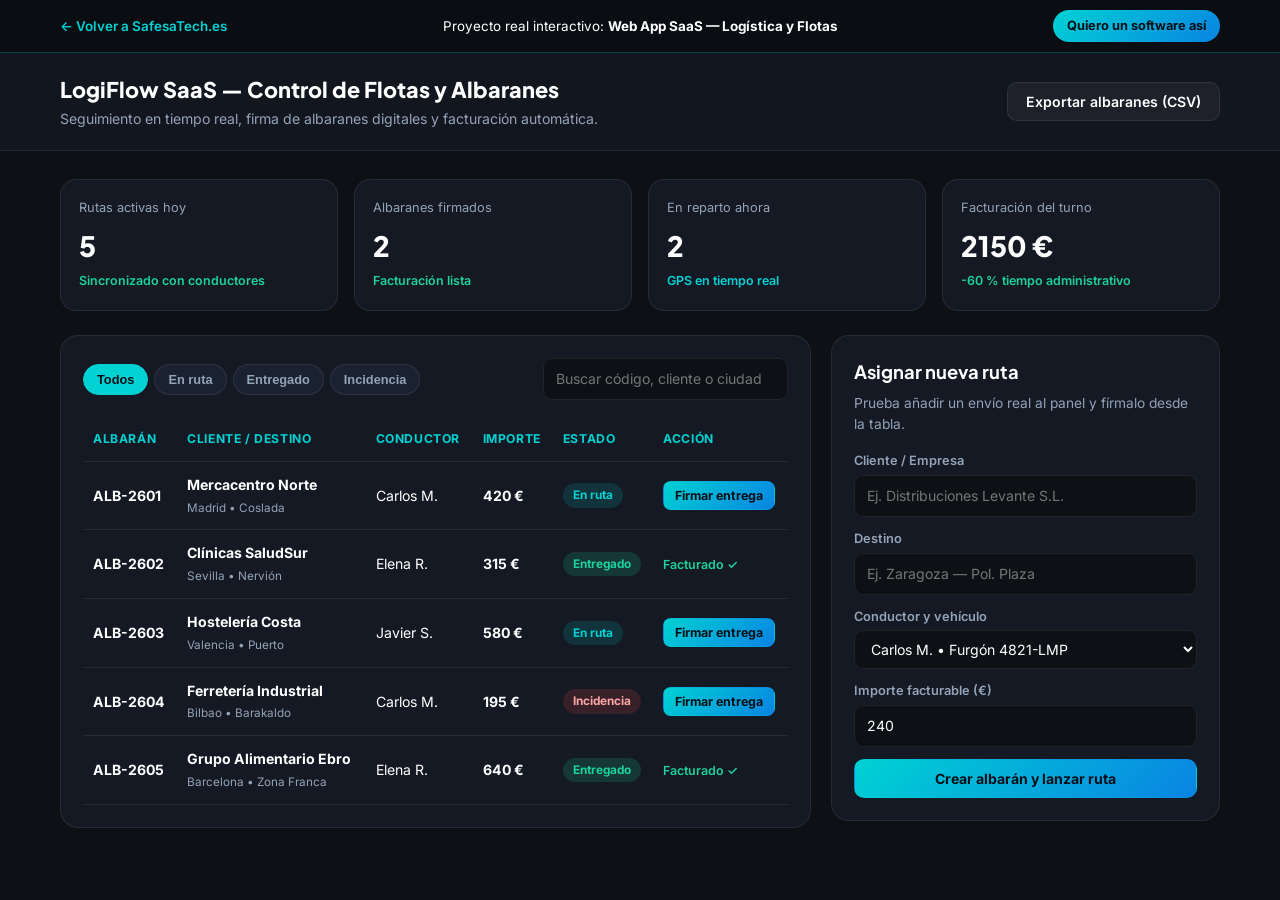
<file: demos/portal-logistica-flotas.html>
<!DOCTYPE html>
<html lang="es-ES">
<head>
  <script async src="https://www.googletagmanager.com/gtm.js?id=GTM-T883SM5G"></script>
  <script>
    window.dataLayer = window.dataLayer || [];
    function gtag(){dataLayer.push(arguments);}
    gtag('js', new Date());
  </script>
  <meta charset="UTF-8" />
  <meta name="viewport" content="width=device-width, initial-scale=1.0" />
  <title>Portal de Gestión Logística y Flotas — SaaS B2B | Demo SafesaTech</title>
  <meta name="description" content="Demo funcional de Web App SaaS para gestión logística, seguimiento de rutas, albaranes digitales y facturación en tiempo real desarrollada por SafesaTech.es." />
  <link rel="canonical" href="https://safesatech.es/demos/portal-logistica-flotas.html" />
  <link rel="icon" href="/favicon.ico" sizes="48x48" />
  <link rel="preconnect" href="https://fonts.googleapis.com" />
  <link rel="preconnect" href="https://fonts.gstatic.com" crossorigin />
  <link rel="stylesheet" href="https://fonts.googleapis.com/css2?family=Inter:wght@400;500;600&family=Plus+Jakarta+Sans:wght@600;700;800&display=swap" />
  <style>
    :root {
      --bg: #0D1015;
      --surface: #141923;
      --surface-2: #1A2130;
      --cyan: #00D2D3;
      --green: #1DD1A1;
      --blue: #0984E3;
      --amber: #F59E0B;
      --red: #EF4444;
      --text: #FFFFFF;
      --muted: #94A3B8;
      --border: rgba(255, 255, 255, 0.08);
    }
    * { box-sizing: border-box; }
    html { overflow-x: clip; }
    body {
      margin: 0;
      font-family: 'Inter', system-ui, sans-serif;
      background: var(--bg);
      color: var(--text);
      line-height: 1.55;
      overflow-x: clip;
    }
    a { color: inherit; text-decoration: none; }
    .container { max-width: 1200px; margin: 0 auto; padding-inline: 20px; }

    .demo-topbar { background: #0A0D12; border-bottom: 1px solid rgba(0, 210, 211, 0.25); font-size: 0.84rem; padding: 10px 0; }
    .demo-topbar__inner { display: flex; flex-wrap: wrap; justify-content: space-between; align-items: center; gap: 10px; }
    .demo-topbar__back { color: var(--cyan); font-weight: 600; }
    .demo-topbar__cta { background: linear-gradient(135deg, var(--cyan), var(--blue)); color: #071017; font-weight: 700; padding: 6px 14px; border-radius: 999px; font-size: 0.8rem; }

    .app-header {
      padding: 20px 0;
      border-bottom: 1px solid var(--border);
      background: rgba(20, 25, 35, 0.7);
    }
    .app-header__inner { display: flex; flex-wrap: wrap; justify-content: space-between; align-items: center; gap: 14px; }
    .app-title { font-family: 'Plus Jakarta Sans', sans-serif; font-size: 1.35rem; font-weight: 800; margin: 0; }
    .app-sub { color: var(--muted); font-size: 0.88rem; margin: 2px 0 0; }

    .btn {
      display: inline-flex; align-items: center; justify-content: center; gap: 8px;
      padding: 10px 18px; border-radius: 10px; font-weight: 600; font-size: 0.88rem;
      border: 1px solid transparent; cursor: pointer; font-family: inherit;
    }
    .btn--primary { background: linear-gradient(135deg, var(--cyan), var(--blue)); color: #071017; font-weight: 700; }
    .btn--ghost { background: rgba(255,255,255,0.05); border-color: var(--border); color: var(--text); }
    .btn--sm { padding: 6px 11px; font-size: 0.78rem; border-radius: 8px; }

    .main { padding: 28px 0 64px; }
    .kpi-grid { display: grid; grid-template-columns: repeat(4, minmax(0, 1fr)); gap: 16px; margin-bottom: 24px; }
    .kpi-card { background: var(--surface); border: 1px solid var(--border); border-radius: 16px; padding: 18px; }
    .kpi-label { font-size: 0.8rem; color: var(--muted); display: block; margin-bottom: 6px; }
    .kpi-val { font-family: 'Plus Jakarta Sans', sans-serif; font-size: 1.75rem; font-weight: 800; display: block; }
    .kpi-tag { font-size: 0.78rem; color: var(--green); font-weight: 600; }

    .workspace-grid { display: grid; grid-template-columns: 1.45fr 0.75fr; gap: 20px; align-items: start; }
    .panel { background: var(--surface); border: 1px solid var(--border); border-radius: 18px; padding: 22px; min-width: 0; }

    .toolbar { display: flex; flex-wrap: wrap; justify-content: space-between; align-items: center; gap: 12px; margin-bottom: 18px; }
    .tabs { display: flex; flex-wrap: wrap; gap: 6px; }
    .tab { background: var(--surface-2); border: 1px solid var(--border); color: var(--muted); padding: 7px 13px; border-radius: 999px; font-size: 0.8rem; font-weight: 600; cursor: pointer; }
    .tab.is-active { background: var(--cyan); color: #071017; border-color: var(--cyan); }
    .input {
      background: var(--bg); border: 1px solid var(--border); color: var(--text);
      padding: 9px 12px; border-radius: 9px; font: inherit; font-size: 0.88rem;
    }

    .table-wrap { overflow-x: auto; }
    table { width: 100%; border-collapse: collapse; font-size: 0.88rem; }
    th, td { text-align: left; padding: 12px 10px; border-bottom: 1px solid var(--border); vertical-align: middle; }
    th { color: var(--cyan); font-size: 0.76rem; text-transform: uppercase; letter-spacing: 0.05em; }
    .status { display: inline-block; padding: 3px 10px; border-radius: 999px; font-size: 0.74rem; font-weight: 700; }
    .status--ruta { background: rgba(0, 210, 211, 0.14); color: var(--cyan); }
    .status--entregado { background: rgba(29, 209, 161, 0.16); color: var(--green); }
    .status--incidencia { background: rgba(239, 68, 68, 0.16); color: #FCA5A5; }

    .form-grid { display: grid; gap: 12px; }
    .form-grid label { display: block; font-size: 0.8rem; font-weight: 600; color: var(--muted); margin-bottom: 4px; }
    .form-grid .input { width: 100%; }

    .toast {
      margin-top: 12px; padding: 12px 14px; border-radius: 10px;
      background: rgba(29, 209, 161, 0.14); border: 1px solid rgba(29, 209, 161, 0.35);
      color: #D1FAE5; font-size: 0.86rem;
    }

    @media (max-width: 960px) {
      .kpi-grid { grid-template-columns: repeat(2, minmax(0, 1fr)); }
      .workspace-grid { grid-template-columns: 1fr; }
    }
    @media (max-width: 540px) {
      .kpi-grid { grid-template-columns: 1fr; }
    }
  </style>
</head>
<body>
  <div class="demo-topbar">
    <div class="container demo-topbar__inner">
      <a href="/#proyectos" class="demo-topbar__back">← Volver a SafesaTech.es</a>
      <span>Proyecto real interactivo: <strong>Web App SaaS — Logística y Flotas</strong></span>
      <a href="/#contacto" class="demo-topbar__cta">Quiero un software así</a>
    </div>
  </div>

  <header class="app-header">
    <div class="container app-header__inner">
      <div>
        <h1 class="app-title">LogiFlow SaaS — Control de Flotas y Albaranes</h1>
        <p class="app-sub">Seguimiento en tiempo real, firma de albaranes digitales y facturación automática.</p>
      </div>
      <div style="display:flex;gap:10px;flex-wrap:wrap;">
        <button type="button" id="export-csv" class="btn btn--ghost">Exportar albaranes (CSV)</button>
      </div>
    </div>
  </header>

  <main class="main">
    <div class="container">
      <div class="kpi-grid">
        <div class="kpi-card">
          <span class="kpi-label">Rutas activas hoy</span>
          <strong class="kpi-val" id="kpi-total">0</strong>
          <span class="kpi-tag">Sincronizado con conductores</span>
        </div>
        <div class="kpi-card">
          <span class="kpi-label">Albaranes firmados</span>
          <strong class="kpi-val" id="kpi-done">0</strong>
          <span class="kpi-tag">Facturación lista</span>
        </div>
        <div class="kpi-card">
          <span class="kpi-label">En reparto ahora</span>
          <strong class="kpi-val" id="kpi-active">0</strong>
          <span class="kpi-tag" style="color:var(--cyan);">GPS en tiempo real</span>
        </div>
        <div class="kpi-card">
          <span class="kpi-label">Facturación del turno</span>
          <strong class="kpi-val" id="kpi-rev">0 €</strong>
          <span class="kpi-tag">-60 % tiempo administrativo</span>
        </div>
      </div>

      <div class="workspace-grid">
        <section class="panel">
          <div class="toolbar">
            <div class="tabs">
              <button type="button" class="tab is-active" data-filter="todos">Todos</button>
              <button type="button" class="tab" data-filter="En ruta">En ruta</button>
              <button type="button" class="tab" data-filter="Entregado">Entregado</button>
              <button type="button" class="tab" data-filter="Incidencia">Incidencia</button>
            </div>
            <input type="search" id="search-ship" class="input" placeholder="Buscar código, cliente o ciudad..." aria-label="Buscar envío" />
          </div>

          <div class="table-wrap">
            <table>
              <thead>
                <tr>
                  <th>Albarán</th>
                  <th>Cliente / Destino</th>
                  <th>Conductor</th>
                  <th>Importe</th>
                  <th>Estado</th>
                  <th>Acción</th>
                </tr>
              </thead>
              <tbody id="ship-tbody"></tbody>
            </table>
          </div>
          <div id="action-toast" class="toast" hidden></div>
        </section>

        <aside class="panel">
          <h2 style="margin:0 0 6px;font-size:1.15rem;font-family:'Plus Jakarta Sans',sans-serif;">Asignar nueva ruta</h2>
          <p style="margin:0 0 16px;font-size:0.86rem;color:var(--muted);">Prueba añadir un envío real al panel y fírmalo desde la tabla.</p>
          <form id="new-route-form" class="form-grid">
            <div>
              <label for="r-client">Cliente / Empresa</label>
              <input id="r-client" class="input" required placeholder="Ej. Distribuciones Levante S.L." />
            </div>
            <div>
              <label for="r-city">Destino</label>
              <input id="r-city" class="input" required placeholder="Ej. Zaragoza — Pol. Plaza" />
            </div>
            <div>
              <label for="r-driver">Conductor y vehículo</label>
              <select id="r-driver" class="input">
                <option>Carlos M. • Furgón 4821-LMP</option>
                <option>Elena R. • Camión 9012-KTR</option>
                <option>Javier S. • Furgón 1134-MNB</option>
              </select>
            </div>
            <div>
              <label for="r-amount">Importe facturable (€)</label>
              <input id="r-amount" type="number" min="20" step="5" value="240" class="input" required />
            </div>
            <button type="submit" class="btn btn--primary" style="width:100%;">Crear albarán y lanzar ruta</button>
          </form>
        </aside>
      </div>
    </div>
  </main>

  <script>
    const shipments = [
      { id: 'ALB-2601', client: 'Mercacentro Norte', city: 'Madrid • Coslada', driver: 'Carlos M.', amount: 420, status: 'En ruta', invoiced: false },
      { id: 'ALB-2602', client: 'Clínicas SaludSur', city: 'Sevilla • Nervión', driver: 'Elena R.', amount: 315, status: 'Entregado', invoiced: true },
      { id: 'ALB-2603', client: 'Hostelería Costa', city: 'Valencia • Puerto', driver: 'Javier S.', amount: 580, status: 'En ruta', invoiced: false },
      { id: 'ALB-2604', client: 'Ferretería Industrial', city: 'Bilbao • Barakaldo', driver: 'Carlos M.', amount: 195, status: 'Incidencia', invoiced: false },
      { id: 'ALB-2605', client: 'Grupo Alimentario Ebro', city: 'Barcelona • Zona Franca', driver: 'Elena R.', amount: 640, status: 'Entregado', invoiced: true }
    ];

    let activeFilter = 'todos';

    function render() {
      const q = document.getElementById('search-ship').value.trim().toLowerCase();
      const filtered = shipments.filter((s) => {
        if (activeFilter !== 'todos' && s.status !== activeFilter) return false;
        if (q && !(`${s.id} ${s.client} ${s.city} ${s.driver}`).toLowerCase().includes(q)) return false;
        return true;
      });

      const tbody = document.getElementById('ship-tbody');
      tbody.innerHTML = filtered.map((s) => {
        const cls = s.status === 'Entregado' ? 'status--entregado' : (s.status === 'Incidencia' ? 'status--incidencia' : 'status--ruta');
        const actionBtn = s.status !== 'Entregado'
          ? `<button type="button" class="btn btn--primary btn--sm" onclick="markDelivered('${s.id}')">Firmar entrega</button>`
          : (s.invoiced
              ? `<span style="color:var(--green);font-size:0.78rem;font-weight:600;">Facturado ✓</span>`
              : `<button type="button" class="btn btn--ghost btn--sm" onclick="invoiceItem('${s.id}')">Facturar</button>`);
        return `
          <tr>
            <td><strong>${s.id}</strong></td>
            <td><strong>${s.client}</strong><br><small style="color:var(--muted);">${s.city}</small></td>
            <td>${s.driver}</td>
            <td><strong>${s.amount} €</strong></td>
            <td><span class="status ${cls}">${s.status}</span></td>
            <td>${actionBtn}</td>
          </tr>
        `;
      }).join('');

      document.getElementById('kpi-total').textContent = shipments.length;
      document.getElementById('kpi-done').textContent = shipments.filter((s) => s.status === 'Entregado').length;
      document.getElementById('kpi-active').textContent = shipments.filter((s) => s.status === 'En ruta').length;
      const rev = shipments.reduce((acc, s) => acc + Number(s.amount), 0);
      document.getElementById('kpi-rev').textContent = rev.toLocaleString('es-ES') + ' €';
    }

    function showToast(msg) {
      const el = document.getElementById('action-toast');
      el.hidden = false;
      el.textContent = msg;
    }

    window.markDelivered = function (id) {
      const s = shipments.find((x) => x.id === id);
      if (!s) return;
      s.status = 'Entregado';
      s.invoiced = true;
      render();
      showToast(`Albarán ${s.id} firmado digitalmente y enviado a facturación (${s.amount} €).`);
    };

    window.invoiceItem = function (id) {
      const s = shipments.find((x) => x.id === id);
      if (!s) return;
      s.invoiced = true;
      render();
      showToast(`Factura emitida para ${s.client} (${s.amount} €).`);
    };

    document.querySelectorAll('.tab').forEach((btn) => {
      btn.addEventListener('click', () => {
        document.querySelectorAll('.tab').forEach((b) => b.classList.remove('is-active'));
        btn.classList.add('is-active');
        activeFilter = btn.dataset.filter;
        render();
      });
    });

    document.getElementById('search-ship').addEventListener('input', render);

    document.getElementById('new-route-form').addEventListener('submit', (e) => {
      e.preventDefault();
      const id = 'ALB-' + (2601 + shipments.length);
      shipments.unshift({
        id,
        client: document.getElementById('r-client').value.trim(),
        city: document.getElementById('r-city').value.trim(),
        driver: document.getElementById('r-driver').value.split('•')[0].trim(),
        amount: Number(document.getElementById('r-amount').value),
        status: 'En ruta',
        invoiced: false
      });
      e.target.reset();
      document.getElementById('r-amount').value = 240;
      render();
      showToast(`Ruta ${id} creada y enviada a la app del conductor.`);
    });

    document.getElementById('export-csv').addEventListener('click', () => {
      const rows = [['Albaran', 'Cliente', 'Destino', 'Conductor', 'Importe', 'Estado']];
      shipments.forEach((s) => rows.push([s.id, s.client, s.city, s.driver, s.amount, s.status]));
      const csv = rows.map((r) => r.map((v) => `"${String(v).replace(/"/g, '""')}"`).join(',')).join('\n');
      const blob = new Blob(['\uFEFF' + csv], { type: 'text/csv;charset=utf-8;' });
      const a = document.createElement('a');
      a.href = URL.createObjectURL(blob);
      a.download = 'albaranes-logiflow.csv';
      a.click();
    });

    render();
  </script>
</body>
</html>
</file>
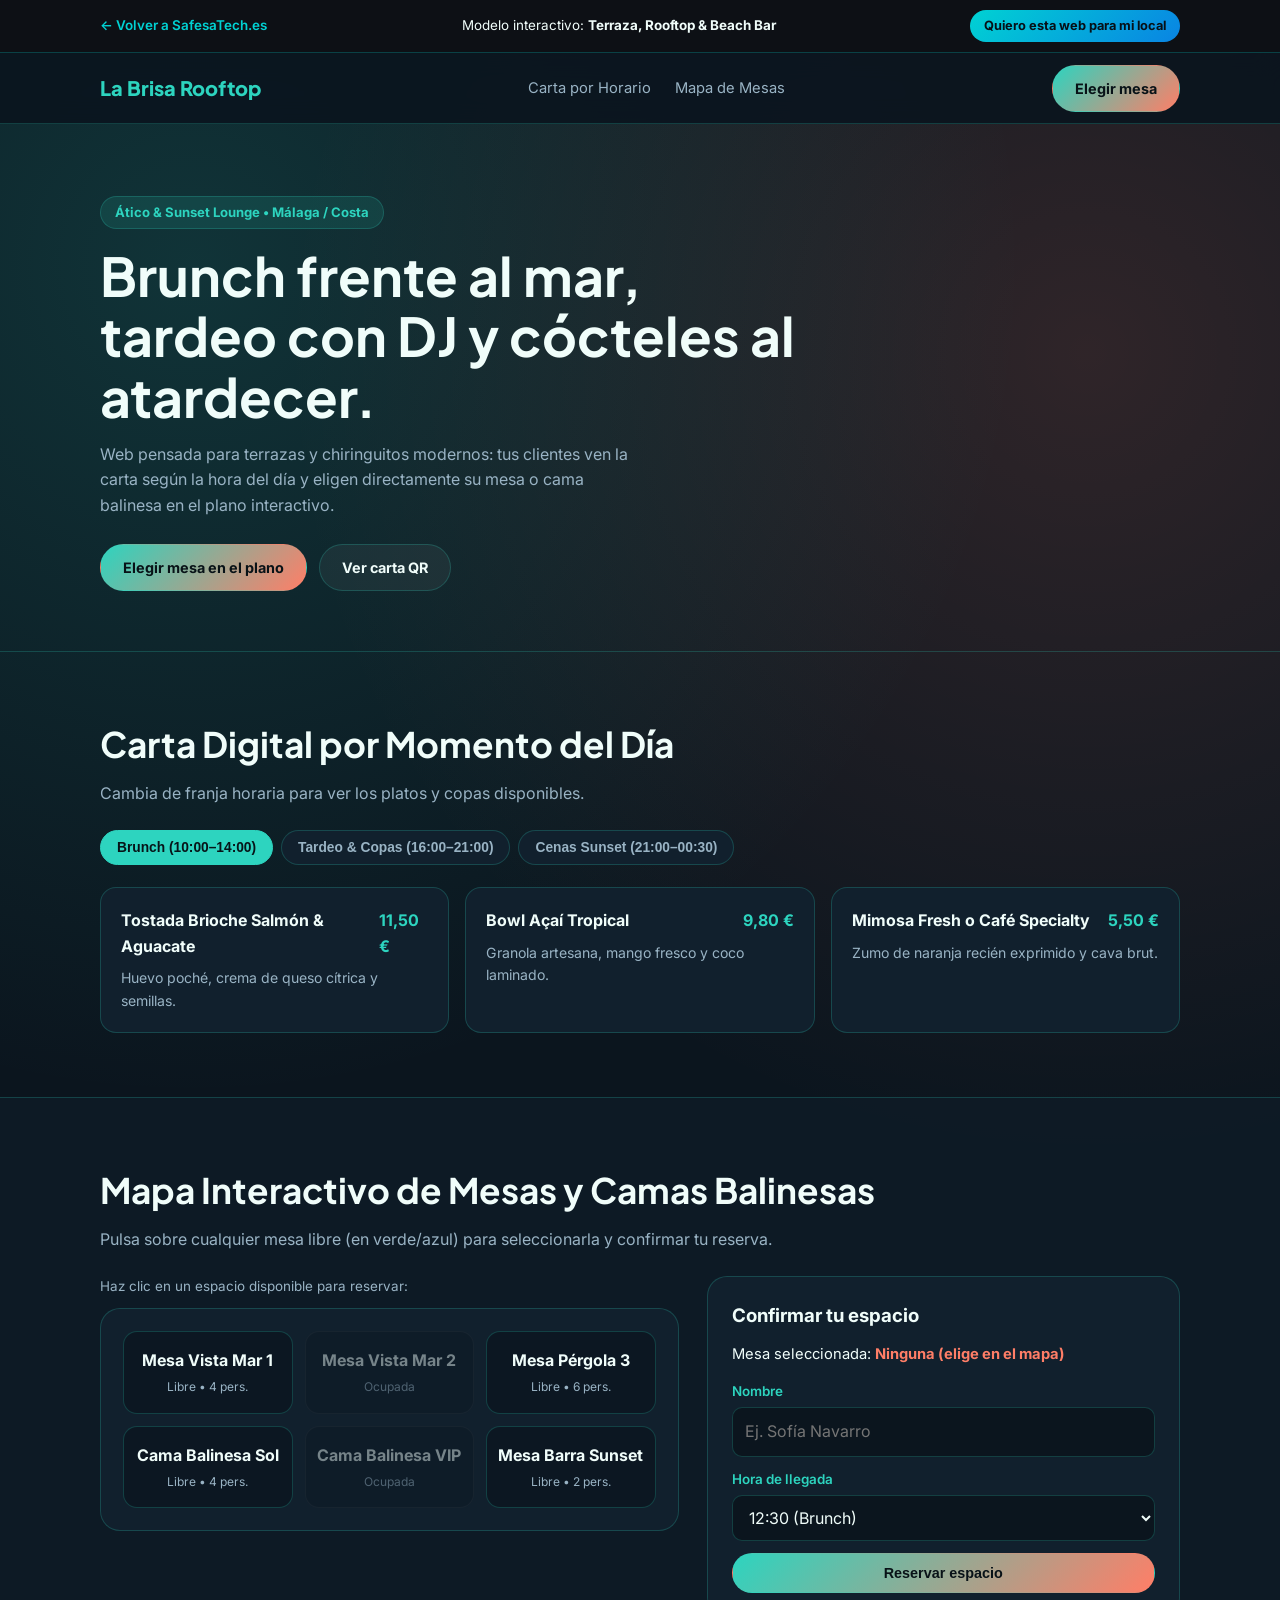
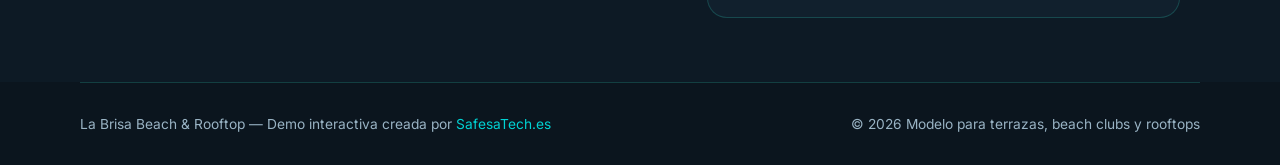
<file: demos/rooftop-la-brisa.html>
<!DOCTYPE html>
<html lang="es-ES">
<head>
  <script async src="https://www.googletagmanager.com/gtm.js?id=GTM-T883SM5G"></script>
  <script>
    window.dataLayer = window.dataLayer || [];
    function gtag(){dataLayer.push(arguments);}
    gtag('js', new Date());
  </script>
  <meta charset="UTF-8" />
  <meta name="viewport" content="width=device-width, initial-scale=1.0" />
  <title>La Brisa Beach &amp; Rooftop — Terraza, Copas y Mapa de Mesas | Demo SafesaTech</title>
  <meta name="description" content="Modelo interactivo de web para terraza, beach club o rooftop bar con carta QR por franja horaria y mapa seleccionable de mesas desarrollado por SafesaTech.es." />
  <link rel="canonical" href="https://safesatech.es/demos/rooftop-la-brisa.html" />
  <link rel="icon" href="/favicon.ico" sizes="48x48" />
  <link rel="preconnect" href="https://fonts.googleapis.com" />
  <link rel="preconnect" href="https://fonts.gstatic.com" crossorigin />
  <link rel="stylesheet" href="https://fonts.googleapis.com/css2?family=Inter:wght@400;500;600&family=Plus+Jakarta+Sans:wght@600;700;800&display=swap" />
  <style>
    :root {
      --bg: #0B151E;
      --surface: #11202D;
      --teal: #2DD4BF;
      --coral: #FF7E67;
      --text: #F0FDFA;
      --muted: #99B3C4;
      --border: rgba(45, 212, 191, 0.22);
    }
    * { box-sizing: border-box; }
    html { scroll-behavior: smooth; overflow-x: clip; }
    body {
      margin: 0;
      font-family: 'Inter', system-ui, sans-serif;
      background: radial-gradient(circle at 15% 15%, rgba(45, 212, 191, 0.16), transparent 45%),
                  radial-gradient(circle at 85% 20%, rgba(255, 126, 103, 0.15), transparent 45%), var(--bg);
      color: var(--text);
      line-height: 1.6;
      overflow-x: clip;
    }
    a { color: inherit; text-decoration: none; }
    .container { max-width: 1120px; margin: 0 auto; padding-inline: 20px; }

    .demo-topbar { background: #0D1015; border-bottom: 1px solid rgba(0, 210, 211, 0.25); font-size: 0.84rem; padding: 10px 0; }
    .demo-topbar__inner { display: flex; flex-wrap: wrap; justify-content: space-between; align-items: center; gap: 10px; }
    .demo-topbar__back { color: #00D2D3; font-weight: 600; }
    .demo-topbar__cta { background: linear-gradient(135deg, #00D2D3, #0984E3); color: #071017; font-weight: 700; padding: 6px 14px; border-radius: 999px; font-size: 0.8rem; }

    .header { position: sticky; top: 0; z-index: 40; background: rgba(11, 21, 30, 0.9); backdrop-filter: blur(12px); border-bottom: 1px solid var(--border); }
    .header__inner { height: 70px; display: flex; align-items: center; justify-content: space-between; gap: 16px; }
    .brand { font-family: 'Plus Jakarta Sans', sans-serif; font-weight: 800; font-size: 1.25rem; color: var(--teal); }
    .nav { display: flex; gap: 24px; }
    .nav a { color: var(--muted); font-size: 0.92rem; }
    .nav a:hover { color: var(--text); }

    .btn {
      display: inline-flex; align-items: center; justify-content: center; gap: 8px;
      padding: 11px 22px; border-radius: 999px; font-weight: 700; font-size: 0.9rem;
      cursor: pointer; border: 1px solid transparent; transition: transform 0.2s;
    }
    .btn:hover { transform: translateY(-2px); }
    .btn--sunset { background: linear-gradient(135deg, var(--teal), var(--coral)); color: #081217; }
    .btn--ghost { background: rgba(255,255,255,0.05); border-color: var(--border); color: var(--text); }

    .hero { padding: 72px 0 60px; border-bottom: 1px solid var(--border); }
    .pill { display: inline-block; padding: 5px 14px; border-radius: 999px; background: rgba(45, 212, 191, 0.12); border: 1px solid var(--border); color: var(--teal); font-size: 0.82rem; font-weight: 700; margin-bottom: 16px; }
    h1 { font-family: 'Plus Jakarta Sans', sans-serif; font-size: clamp(2.1rem, 4.4vw, 3.35rem); line-height: 1.12; margin: 0 0 16px; max-width: 19ch; }
    .hero p { color: var(--muted); max-width: 54ch; margin: 0 0 26px; }

    .section { padding: 64px 0; }
    .section__title { font-family: 'Plus Jakarta Sans', sans-serif; font-size: clamp(1.6rem, 3vw, 2.2rem); margin: 0 0 8px; }
    .section__sub { color: var(--muted); margin: 0 0 24px; }

    .tabs { display: flex; flex-wrap: wrap; gap: 8px; margin-bottom: 22px; }
    .tab { background: var(--surface); border: 1px solid var(--border); color: var(--muted); padding: 9px 16px; border-radius: 999px; cursor: pointer; font-weight: 600; font-size: 0.86rem; }
    .tab.is-active { background: var(--teal); color: #071418; border-color: var(--teal); }

    .qr-grid { display: grid; grid-template-columns: repeat(3, minmax(0, 1fr)); gap: 16px; }
    .qr-card { background: var(--surface); border: 1px solid var(--border); border-radius: 16px; padding: 20px; display: flex; flex-direction: column; justify-content: space-between; gap: 8px; }

    .map-layout { display: grid; grid-template-columns: 1.1fr 0.9fr; gap: 28px; align-items: start; }
    .terrace-map {
      background: var(--surface); border: 1px solid var(--border); border-radius: 20px; padding: 22px;
      display: grid; grid-template-columns: repeat(3, minmax(0, 1fr)); gap: 12px;
    }
    .spot-btn {
      padding: 16px 10px; border-radius: 14px; border: 1px solid var(--border); background: rgba(11,21,30,0.7);
      color: var(--text); cursor: pointer; text-align: center; transition: 0.2s; font: inherit;
    }
    .spot-btn small { display: block; color: var(--muted); font-size: 0.75rem; margin-top: 4px; }
    .spot-btn.is-busy { opacity: 0.45; cursor: not-allowed; border-color: rgba(255,255,255,0.08); }
    .spot-btn.is-selected { border-color: var(--coral); background: rgba(255, 126, 103, 0.16); box-shadow: 0 0 20px rgba(255,126,103,0.2); }

    .panel-box { background: var(--surface); border: 1px solid var(--border); border-radius: 20px; padding: 24px; }
    label { display: block; font-size: 0.84rem; font-weight: 600; color: var(--teal); margin-bottom: 5px; }
    input, select { width: 100%; padding: 11px 12px; border-radius: 10px; border: 1px solid var(--border); background: var(--bg); color: var(--text); font: inherit; margin-bottom: 12px; }
    .ok-msg { margin-top: 12px; padding: 14px; border-radius: 12px; background: rgba(45, 212, 191, 0.14); border: 1px solid rgba(45, 212, 191, 0.4); font-size: 0.9rem; }

    .footer { padding: 30px 0; border-top: 1px solid var(--border); color: var(--muted); font-size: 0.86rem; display: flex; flex-wrap: wrap; justify-content: space-between; gap: 12px; }

    @media (max-width: 860px) {
      .qr-grid, .map-layout { grid-template-columns: 1fr; }
      .nav { display: none; }
    }
    @media (max-width: 520px) {
      .terrace-map { grid-template-columns: repeat(2, minmax(0, 1fr)); }
    }
  </style>
</head>
<body>
  <div class="demo-topbar">
    <div class="container demo-topbar__inner">
      <a href="/#demos-bares" class="demo-topbar__back">← Volver a SafesaTech.es</a>
      <span>Modelo interactivo: <strong>Terraza, Rooftop &amp; Beach Bar</strong></span>
      <a href="/#contacto" class="demo-topbar__cta">Quiero esta web para mi local</a>
    </div>
  </div>

  <header class="header">
    <div class="container header__inner">
      <a href="#top" class="brand">La Brisa Rooftop</a>
      <nav class="nav">
        <a href="#carta-qr">Carta por Horario</a>
        <a href="#mapa-terraza">Mapa de Mesas</a>
      </nav>
      <a href="#mapa-terraza" class="btn btn--sunset">Elegir mesa</a>
    </div>
  </header>

  <main id="top">
    <section class="hero">
      <div class="container">
        <span class="pill">Ático &amp; Sunset Lounge • Málaga / Costa</span>
        <h1>Brunch frente al mar, tardeo con DJ y cócteles al atardecer.</h1>
        <p>
          Web pensada para terrazas y chiringuitos modernos: tus clientes ven la carta según la hora del día y eligen directamente su mesa o cama balinesa en el plano interactivo.
        </p>
        <div style="display:flex;flex-wrap:wrap;gap:12px;">
          <a href="#mapa-terraza" class="btn btn--sunset">Elegir mesa en el plano</a>
          <a href="#carta-qr" class="btn btn--ghost">Ver carta QR</a>
        </div>
      </div>
    </section>

    <section class="section" id="carta-qr">
      <div class="container">
        <h2 class="section__title">Carta Digital por Momento del Día</h2>
        <p class="section__sub">Cambia de franja horaria para ver los platos y copas disponibles.</p>

        <div class="tabs">
          <button type="button" class="tab is-active" data-slot="brunch">Brunch (10:00–14:00)</button>
          <button type="button" class="tab" data-slot="tardeo">Tardeo &amp; Copas (16:00–21:00)</button>
          <button type="button" class="tab" data-slot="sunset">Cenas Sunset (21:00–00:30)</button>
        </div>

        <div class="qr-grid" id="qr-grid"></div>
      </div>
    </section>

    <section class="section" id="mapa-terraza" style="border-top:1px solid var(--border);background:rgba(17,32,45,0.45);">
      <div class="container">
        <h2 class="section__title">Mapa Interactivo de Mesas y Camas Balinesas</h2>
        <p class="section__sub">Pulsa sobre cualquier mesa libre (en verde/azul) para seleccionarla y confirmar tu reserva.</p>

        <div class="map-layout">
          <div>
            <div style="margin-bottom:10px;font-size:0.84rem;color:var(--muted);">
              Haz clic en un espacio disponible para reservar:
            </div>
            <div class="terrace-map" id="terrace-map"></div>
          </div>

          <form class="panel-box" id="brisa-form">
            <h3 style="margin:0 0 12px;">Confirmar tu espacio</h3>
            <p style="margin:0 0 14px;font-size:0.92rem;">Mesa seleccionada: <strong id="selected-spot" style="color:var(--coral);">Ninguna (elige en el mapa)</strong></p>
            <label for="b-name">Nombre</label>
            <input id="b-name" required placeholder="Ej. Sofía Navarro" />
            <label for="b-hour">Hora de llegada</label>
            <select id="b-hour">
              <option>12:30 (Brunch)</option>
              <option>18:30 (Tardeo Sunset)</option>
              <option>21:30 (Cena bajo estrellas)</option>
            </select>
            <button type="submit" class="btn btn--sunset" style="width:100%;">Reservar espacio</button>
            <div id="brisa-msg" class="ok-msg" hidden></div>
          </form>
        </div>
      </div>
    </section>
  </main>

  <footer class="container footer">
    <span>La Brisa Beach &amp; Rooftop — Demo interactiva creada por <a href="/" style="color:#00D2D3;">SafesaTech.es</a></span>
    <span>© 2026 Modelo para terrazas, beach clubs y rooftops</span>
  </footer>

  <script>
    const SLOTS = {
      brunch: [
        { name: 'Tostada Brioche Salmón & Aguacate', price: '11,50 €', desc: 'Huevo poché, crema de queso cítrica y semillas.' },
        { name: 'Bowl Açaí Tropical', price: '9,80 €', desc: 'Granola artesana, mango fresco y coco laminado.' },
        { name: 'Mimosa Fresh o Café Specialty', price: '5,50 €', desc: 'Zumo de naranja recién exprimido y cava brut.' }
      ],
      tardeo: [
        { name: 'Piña Colada La Brisa', price: '12,00 €', desc: 'Ron añejo, crema de coco natural y piña asada.' },
        { name: 'Jarra Sangría de Cava (1 L)', price: '22,00 €', desc: 'Fruta de temporada, hierbabuena y cítricos.' },
        { name: 'Guacamole al momento con totopos', price: '10,50 €', desc: 'Lima, cilantro fresco y queso feta.' }
      ],
      sunset: [
        { name: 'Tartar de Atún Rojo de Almadraba', price: '21,00 €', desc: 'Soja dulce, sésamo tostado y aguacate.' },
        { name: 'Tacos de Lubina Crujiente (3 ud.)', price: '15,50 €', desc: 'Mayo chipotle suave y lombarda encurtida.' },
        { name: 'Gin Tonic Botánico Premium', price: '13,00 €', desc: 'Copa balón con tónica artesanal y pomelo.' }
      ]
    };

    const SPOTS = [
      { id: 'M1', label: 'Mesa Vista Mar 1', cap: '4 pers.', busy: false },
      { id: 'M2', label: 'Mesa Vista Mar 2', cap: '4 pers.', busy: true },
      { id: 'M3', label: 'Mesa Pérgola 3', cap: '6 pers.', busy: false },
      { id: 'B1', label: 'Cama Balinesa Sol', cap: '4 pers.', busy: false },
      { id: 'B2', label: 'Cama Balinesa VIP', cap: '6 pers.', busy: true },
      { id: 'M4', label: 'Mesa Barra Sunset', cap: '2 pers.', busy: false }
    ];

    let currentSlot = 'brunch';
    let chosenSpot = null;

    function renderSlot() {
      document.getElementById('qr-grid').innerHTML = SLOTS[currentSlot].map((item) => `
        <article class="qr-card">
          <div>
            <div style="display:flex;justify-content:space-between;gap:8px;font-weight:700;">
              <span>${item.name}</span>
              <span style="color:var(--teal);">${item.price}</span>
            </div>
            <p style="margin:8px 0 0;font-size:0.88rem;color:var(--muted);">${item.desc}</p>
          </div>
        </article>
      `).join('');
    }

    function renderMap() {
      document.getElementById('terrace-map').innerHTML = SPOTS.map((s) => {
        const cls = s.busy ? 'is-busy' : (chosenSpot && chosenSpot.id === s.id ? 'is-selected' : '');
        return `
          <button type="button" class="spot-btn ${cls}" ${s.busy ? 'disabled' : ''} onclick="selectSpot('${s.id}')">
            <strong>${s.label}</strong>
            <small>${s.busy ? 'Ocupada' : `Libre • ${s.cap}`}</small>
          </button>
        `;
      }).join('');
    }

    window.selectSpot = function (id) {
      chosenSpot = SPOTS.find((s) => s.id === id) || null;
      document.getElementById('selected-spot').textContent = chosenSpot ? `${chosenSpot.label} (${chosenSpot.cap})` : 'Ninguna';
      renderMap();
    };

    document.querySelectorAll('.tab').forEach((btn) => {
      btn.addEventListener('click', () => {
        document.querySelectorAll('.tab').forEach((b) => b.classList.remove('is-active'));
        btn.classList.add('is-active');
        currentSlot = btn.dataset.slot;
        renderSlot();
      });
    });

    document.getElementById('brisa-form').addEventListener('submit', (e) => {
      e.preventDefault();
      const box = document.getElementById('brisa-msg');
      box.hidden = false;
      if (!chosenSpot) {
        box.textContent = 'Por favor, selecciona primero una mesa libre en el plano de la izquierda.';
        return;
      }
      const name = document.getElementById('b-name').value.trim();
      const hour = document.getElementById('b-hour').value;
      box.innerHTML = `<strong>¡Reservado!</strong> ${chosenSpot.label} asignada a <strong>${name}</strong> (${hour}).`;
    });

    renderSlot();
    renderMap();
  </script>
</body>
</html>
</file>
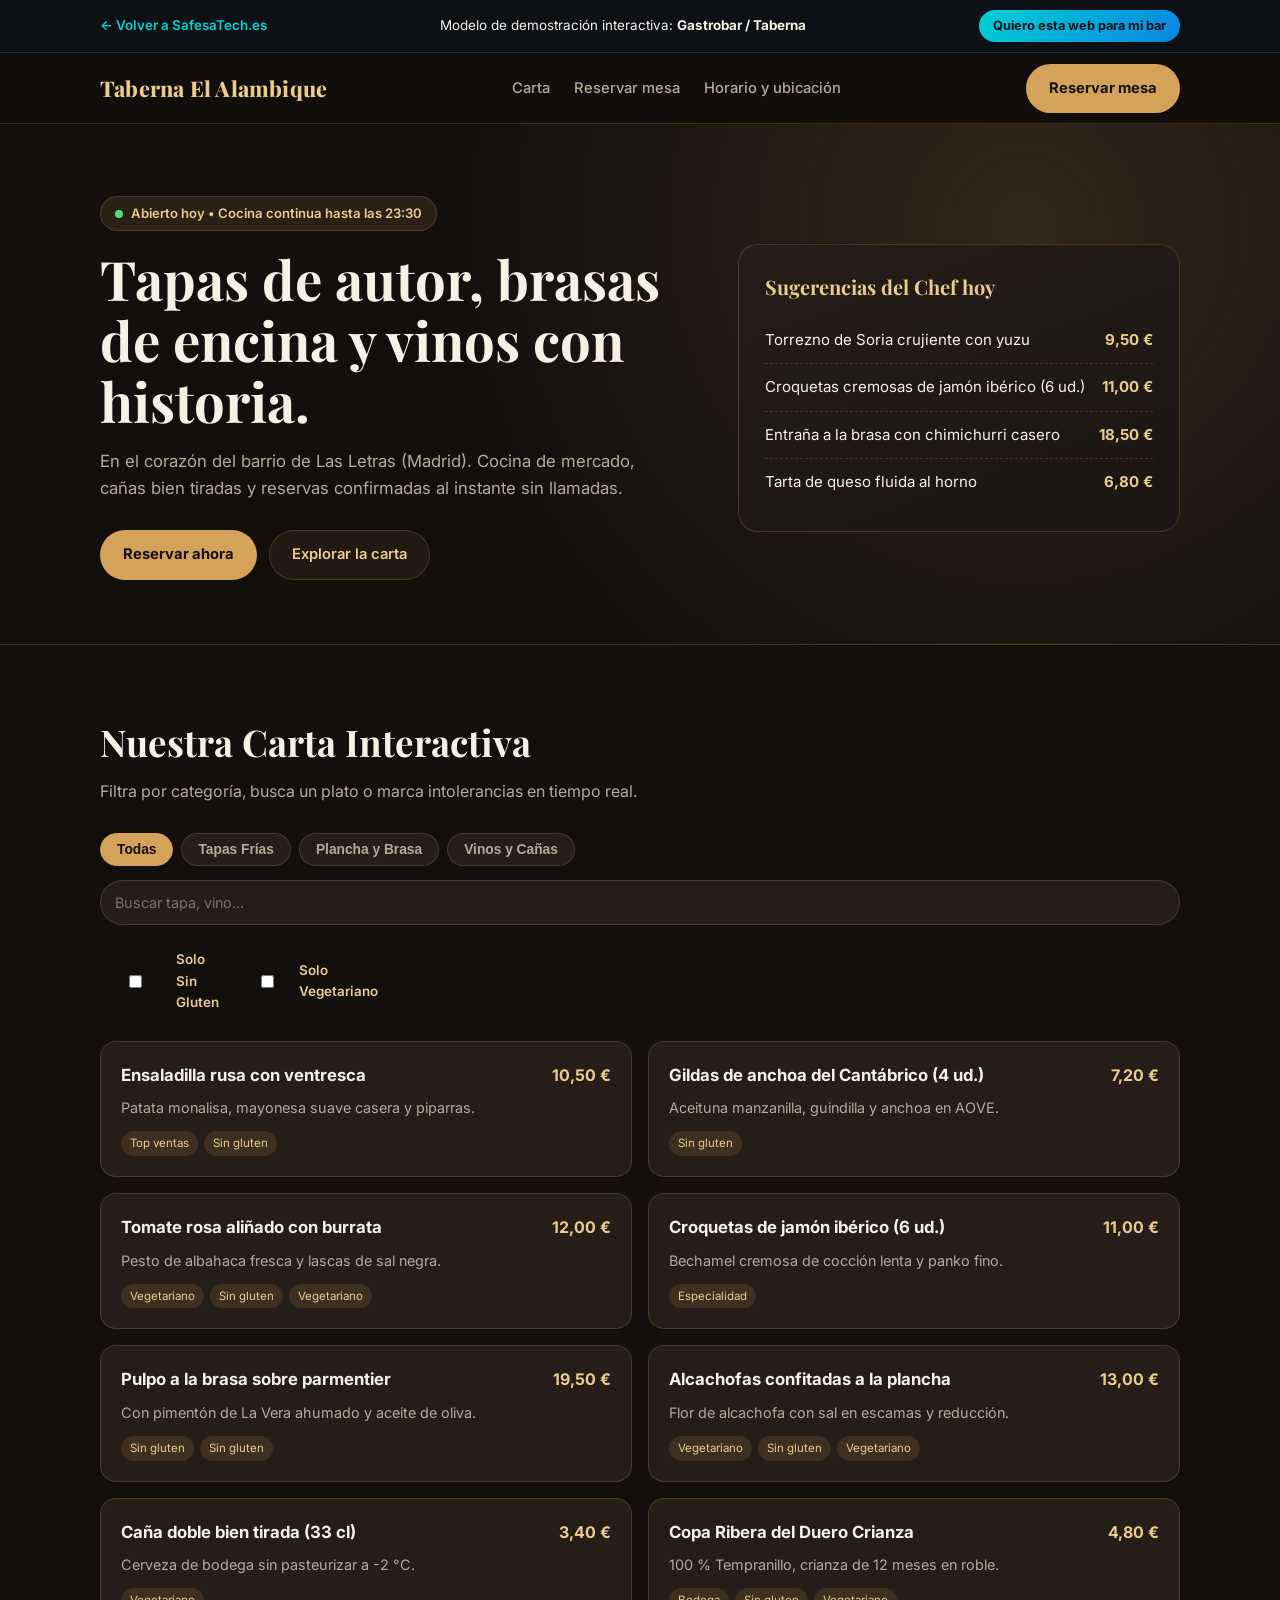
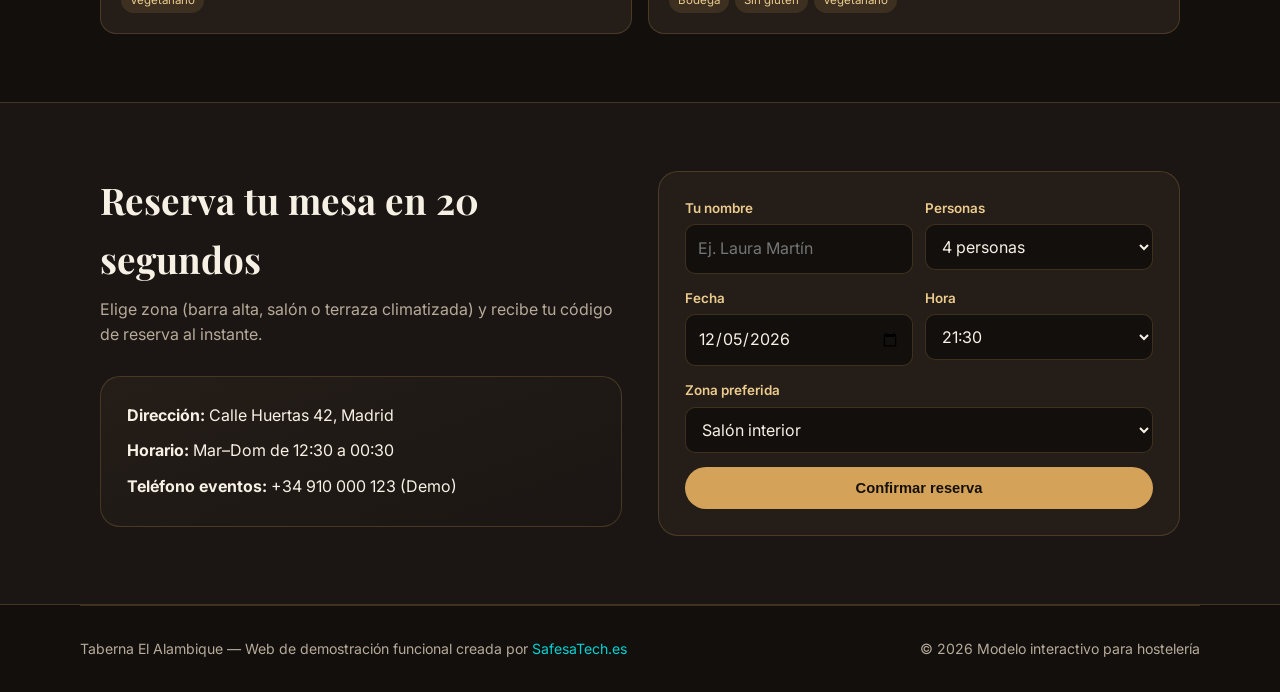
<file: demos/taberna-el-alambique.html>
<!DOCTYPE html>
<html lang="es-ES">
<head>
  <script async src="https://www.googletagmanager.com/gtm.js?id=GTM-T883SM5G"></script>
  <script>
    window.dataLayer = window.dataLayer || [];
    function gtag(){dataLayer.push(arguments);}
    gtag('js', new Date());
  </script>
  <meta charset="UTF-8" />
  <meta name="viewport" content="width=device-width, initial-scale=1.0" />
  <title>Taberna El Alambique — Bar de Tapas y Brasa | Demo SafesaTech</title>
  <meta name="description" content="Modelo interactivo de web para bar de tapas y gastrobar desarrollado por SafesaTech.es. Incluye carta filtrable, alérgenos y reservas online." />
  <link rel="canonical" href="https://safesatech.es/demos/taberna-el-alambique.html" />
  <link rel="icon" href="/favicon.ico" sizes="48x48" />
  <link rel="preconnect" href="https://fonts.googleapis.com" />
  <link rel="preconnect" href="https://fonts.gstatic.com" crossorigin />
  <link rel="stylesheet" href="https://fonts.googleapis.com/css2?family=Inter:wght@400;500;600&family=Playfair+Display:wght@600;700;800&display=swap" />
  <style>
    :root {
      --bg: #120F0D;
      --surface: #1B1613;
      --surface-2: #241D18;
      --gold: #D4A359;
      --gold-light: #ECCB8E;
      --text: #F7F1E5;
      --muted: #B6AA99;
      --border: rgba(212, 163, 89, 0.22);
      --green: #4ADE80;
    }
    * { box-sizing: border-box; }
    html { scroll-behavior: smooth; overflow-x: clip; }
    body {
      margin: 0;
      font-family: 'Inter', system-ui, sans-serif;
      background: var(--bg);
      color: var(--text);
      line-height: 1.6;
      overflow-x: clip;
    }
    a { color: inherit; text-decoration: none; }
    .container { max-width: 1120px; margin: 0 auto; padding-inline: 20px; }

    /* Barra superior demo SafesaTech */
    .demo-topbar {
      background: #0D1015;
      border-bottom: 1px solid rgba(0, 210, 211, 0.25);
      font-size: 0.84rem;
      padding: 10px 0;
    }
    .demo-topbar__inner {
      display: flex;
      flex-wrap: wrap;
      justify-content: space-between;
      align-items: center;
      gap: 10px;
    }
    .demo-topbar__back { color: #00D2D3; font-weight: 600; }
    .demo-topbar__cta {
      background: linear-gradient(135deg, #00D2D3, #0984E3);
      color: #071017;
      font-weight: 700;
      padding: 6px 14px;
      border-radius: 999px;
      font-size: 0.8rem;
    }

    /* Header del bar */
    .header {
      position: sticky;
      top: 0;
      z-index: 40;
      background: rgba(18, 15, 13, 0.92);
      backdrop-filter: blur(12px);
      border-bottom: 1px solid var(--border);
    }
    .header__inner {
      height: 70px;
      display: flex;
      align-items: center;
      justify-content: space-between;
      gap: 16px;
    }
    .logo {
      font-family: 'Playfair Display', Georgia, serif;
      font-size: 1.35rem;
      font-weight: 800;
      color: var(--gold-light);
      letter-spacing: 0.01em;
    }
    .nav { display: flex; gap: 24px; align-items: center; }
    .nav a { color: var(--muted); font-size: 0.92rem; font-weight: 500; }
    .nav a:hover { color: var(--gold-light); }
    .btn {
      display: inline-flex;
      align-items: center;
      justify-content: center;
      gap: 8px;
      padding: 12px 22px;
      border-radius: 999px;
      font-weight: 600;
      font-size: 0.92rem;
      cursor: pointer;
      border: 1px solid transparent;
      transition: transform 0.2s, background 0.2s;
    }
    .btn:hover { transform: translateY(-2px); }
    .btn--gold { background: var(--gold); color: #16100A; font-weight: 700; }
    .btn--outline { border-color: var(--border); background: rgba(212, 163, 89, 0.08); color: var(--gold-light); }

    /* Hero */
    .hero {
      padding: 72px 0 64px;
      background: radial-gradient(circle at 80% 20%, rgba(212, 163, 89, 0.16), transparent 52%), var(--bg);
      border-bottom: 1px solid var(--border);
    }
    .hero__grid {
      display: grid;
      grid-template-columns: 1.15fr 0.85fr;
      gap: 40px;
      align-items: center;
    }
    .status-pill {
      display: inline-flex;
      align-items: center;
      gap: 8px;
      padding: 6px 14px;
      border-radius: 999px;
      font-size: 0.82rem;
      font-weight: 600;
      background: rgba(212, 163, 89, 0.12);
      border: 1px solid var(--border);
      color: var(--gold-light);
      margin-bottom: 18px;
    }
    .status-dot { width: 8px; height: 8px; border-radius: 50%; background: var(--green); }
    h1 {
      font-family: 'Playfair Display', Georgia, serif;
      font-size: clamp(2.1rem, 4.4vw, 3.4rem);
      line-height: 1.12;
      margin: 0 0 16px;
    }
    .hero p { color: var(--muted); font-size: 1.05rem; margin: 0 0 28px; max-width: 52ch; }
    .hero__actions { display: flex; flex-wrap: wrap; gap: 12px; }
    .hero-card {
      background: linear-gradient(160deg, var(--surface-2), var(--surface));
      border: 1px solid var(--border);
      border-radius: 20px;
      padding: 26px;
    }
    .hero-card__title {
      font-family: 'Playfair Display', serif;
      color: var(--gold-light);
      font-size: 1.25rem;
      margin: 0 0 14px;
    }
    .special-row {
      display: flex;
      justify-content: space-between;
      gap: 12px;
      padding: 11px 0;
      border-bottom: 1px dashed rgba(212, 163, 89, 0.2);
      font-size: 0.94rem;
    }
    .special-row:last-child { border-bottom: 0; }
    .price { color: var(--gold-light); font-weight: 700; white-space: nowrap; }

    /* Secciones */
    .section { padding: 68px 0; }
    .section--alt { background: var(--surface); border-top: 1px solid var(--border); border-bottom: 1px solid var(--border); }
    .section__title {
      font-family: 'Playfair Display', serif;
      font-size: clamp(1.7rem, 3vw, 2.3rem);
      margin: 0 0 8px;
    }
    .section__sub { color: var(--muted); margin: 0 0 28px; }

    /* Controles Carta */
    .menu-controls {
      display: flex;
      flex-wrap: wrap;
      justify-content: space-between;
      align-items: center;
      gap: 14px;
      margin-bottom: 24px;
    }
    .tabs { display: flex; flex-wrap: wrap; gap: 8px; }
    .tab {
      background: var(--surface-2);
      color: var(--muted);
      border: 1px solid var(--border);
      padding: 8px 16px;
      border-radius: 999px;
      cursor: pointer;
      font-weight: 600;
      font-size: 0.86rem;
    }
    .tab.is-active { background: var(--gold); color: #16100A; border-color: var(--gold); }
    .search-box {
      background: var(--surface-2);
      border: 1px solid var(--border);
      color: var(--text);
      padding: 10px 14px;
      border-radius: 999px;
      min-width: 240px;
      font-size: 0.9rem;
    }
    .filter-checks { display: flex; gap: 16px; flex-wrap: wrap; margin-bottom: 22px; font-size: 0.88rem; color: var(--muted); }
    .filter-checks label { display: inline-flex; align-items: center; gap: 6px; cursor: pointer; }

    .menu-grid {
      display: grid;
      grid-template-columns: repeat(2, minmax(0, 1fr));
      gap: 16px;
    }
    .dish-card {
      background: var(--surface-2);
      border: 1px solid var(--border);
      border-radius: 16px;
      padding: 20px;
      display: flex;
      flex-direction: column;
      gap: 8px;
    }
    .dish-card__top { display: flex; justify-content: space-between; gap: 12px; align-items: baseline; }
    .dish-card__name { font-weight: 700; font-size: 1.05rem; margin: 0; }
    .dish-card__desc { color: var(--muted); font-size: 0.9rem; margin: 0; }
    .dish-badges { display: flex; flex-wrap: wrap; gap: 6px; margin-top: 4px; }
    .mini-tag {
      font-size: 0.72rem;
      padding: 3px 9px;
      border-radius: 999px;
      background: rgba(212, 163, 89, 0.14);
      color: var(--gold-light);
    }

    /* Reservas */
    .reserve-grid {
      display: grid;
      grid-template-columns: 1fr 1fr;
      gap: 36px;
      align-items: start;
    }
    .form-box {
      background: var(--surface-2);
      border: 1px solid var(--border);
      border-radius: 20px;
      padding: 26px;
      display: grid;
      gap: 14px;
    }
    .row-2 { display: grid; grid-template-columns: 1fr 1fr; gap: 12px; }
    label { display: block; font-size: 0.84rem; font-weight: 600; margin-bottom: 5px; color: var(--gold-light); }
    input, select {
      width: 100%;
      padding: 11px 12px;
      border-radius: 10px;
      border: 1px solid var(--border);
      background: var(--bg);
      color: var(--text);
      font: inherit;
    }
    .ticket {
      padding: 16px;
      border-radius: 12px;
      background: rgba(74, 222, 128, 0.12);
      border: 1px solid rgba(74, 222, 128, 0.35);
      color: #DCFCE7;
      font-size: 0.92rem;
    }

    .footer {
      padding: 32px 0;
      border-top: 1px solid var(--border);
      color: var(--muted);
      font-size: 0.88rem;
      display: flex;
      flex-wrap: wrap;
      justify-content: space-between;
      gap: 12px;
    }

    @media (max-width: 820px) {
      .hero__grid, .menu-grid, .reserve-grid, .row-2 { grid-template-columns: 1fr; }
      .nav { display: none; }
      .search-box { width: 100%; }
    }
  </style>
</head>
<body>
  <div class="demo-topbar">
    <div class="container demo-topbar__inner">
      <a href="/#demos-bares" class="demo-topbar__back">← Volver a SafesaTech.es</a>
      <span>Modelo de demostración interactiva: <strong>Gastrobar / Taberna</strong></span>
      <a href="/#contacto" class="demo-topbar__cta">Quiero esta web para mi bar</a>
    </div>
  </div>

  <header class="header">
    <div class="container header__inner">
      <a href="#top" class="logo">Taberna El Alambique</a>
      <nav class="nav" aria-label="Navegación taberna">
        <a href="#carta">Carta</a>
        <a href="#reservas">Reservar mesa</a>
        <a href="#horario">Horario y ubicación</a>
      </nav>
      <a href="#reservas" class="btn btn--gold">Reservar mesa</a>
    </div>
  </header>

  <main id="top">
    <section class="hero">
      <div class="container hero__grid">
        <div>
          <div class="status-pill">
            <span class="status-dot" aria-hidden="true"></span>
            <span id="open-status">Abierto hoy • Cocina continua hasta las 23:30</span>
          </div>
          <h1>Tapas de autor, brasas de encina y vinos con historia.</h1>
          <p>
            En el corazón del barrio de Las Letras (Madrid). Cocina de mercado, cañas bien tiradas y reservas confirmadas al instante sin llamadas.
          </p>
          <div class="hero__actions">
            <a href="#reservas" class="btn btn--gold">Reservar ahora</a>
            <a href="#carta" class="btn btn--outline">Explorar la carta</a>
          </div>
        </div>

        <aside class="hero-card">
          <h2 class="hero-card__title">Sugerencias del Chef hoy</h2>
          <div class="special-row">
            <span>Torrezno de Soria crujiente con yuzu</span>
            <strong class="price">9,50 €</strong>
          </div>
          <div class="special-row">
            <span>Croquetas cremosas de jamón ibérico (6 ud.)</span>
            <strong class="price">11,00 €</strong>
          </div>
          <div class="special-row">
            <span>Entraña a la brasa con chimichurri casero</span>
            <strong class="price">18,50 €</strong>
          </div>
          <div class="special-row">
            <span>Tarta de queso fluida al horno</span>
            <strong class="price">6,80 €</strong>
          </div>
        </aside>
      </div>
    </section>

    <section class="section" id="carta">
      <div class="container">
        <h2 class="section__title">Nuestra Carta Interactiva</h2>
        <p class="section__sub">Filtra por categoría, busca un plato o marca intolerancias en tiempo real.</p>

        <div class="menu-controls">
          <div class="tabs" role="tablist">
            <button type="button" class="tab is-active" data-cat="todas">Todas</button>
            <button type="button" class="tab" data-cat="frias">Tapas Frías</button>
            <button type="button" class="tab" data-cat="brasa">Plancha y Brasa</button>
            <button type="button" class="tab" data-cat="bebidas">Vinos y Cañas</button>
          </div>
          <input type="search" id="menu-search" class="search-box" placeholder="Buscar tapa, vino..." aria-label="Buscar en la carta" />
        </div>

        <div class="filter-checks">
          <label><input type="checkbox" id="filter-gf" /> Solo Sin Gluten</label>
          <label><input type="checkbox" id="filter-veg" /> Solo Vegetariano</label>
        </div>

        <div class="menu-grid" id="menu-grid"></div>
      </div>
    </section>

    <section class="section section--alt" id="reservas">
      <div class="container reserve-grid">
        <div id="horario">
          <h2 class="section__title">Reserva tu mesa en 20 segundos</h2>
          <p class="section__sub">
            Elige zona (barra alta, salón o terraza climatizada) y recibe tu código de reserva al instante.
          </p>
          <div class="hero-card">
            <p style="margin:0 0 10px;"><strong>Dirección:</strong> Calle Huertas 42, Madrid</p>
            <p style="margin:0 0 10px;"><strong>Horario:</strong> Mar–Dom de 12:30 a 00:30</p>
            <p style="margin:0;"><strong>Teléfono eventos:</strong> +34 910 000 123 (Demo)</p>
          </div>
        </div>

        <form class="form-box" id="reserve-form">
          <div class="row-2">
            <div>
              <label for="res-name">Tu nombre</label>
              <input id="res-name" required placeholder="Ej. Laura Martín" />
            </div>
            <div>
              <label for="res-people">Personas</label>
              <select id="res-people">
                <option value="2">2 personas</option>
                <option value="4" selected>4 personas</option>
                <option value="6">6 personas</option>
                <option value="8+">8 o más (grupo)</option>
              </select>
            </div>
          </div>

          <div class="row-2">
            <div>
              <label for="res-date">Fecha</label>
              <input id="res-date" type="date" required />
            </div>
            <div>
              <label for="res-time">Hora</label>
              <select id="res-time">
                <option>13:30</option>
                <option>14:30</option>
                <option>20:30</option>
                <option selected>21:30</option>
                <option>22:30</option>
              </select>
            </div>
          </div>

          <div>
            <label for="res-zone">Zona preferida</label>
            <select id="res-zone">
              <option>Salón interior</option>
              <option>Terraza climatizada</option>
              <option>Barra de tapas</option>
            </select>
          </div>

          <button type="submit" class="btn btn--gold">Confirmar reserva</button>
          <div id="reserve-result" class="ticket" hidden></div>
        </form>
      </div>
    </section>
  </main>

  <footer class="container footer">
    <span>Taberna El Alambique — Web de demostración funcional creada por <a href="/" style="color:#00D2D3;">SafesaTech.es</a></span>
    <span>© 2026 Modelo interactivo para hostelería</span>
  </footer>

  <script>
    const DISHES = [
      { name: 'Ensaladilla rusa con ventresca', cat: 'frias', price: '10,50 €', desc: 'Patata monalisa, mayonesa suave casera y piparras.', gf: true, veg: false, badge: 'Top ventas' },
      { name: 'Gildas de anchoa del Cantábrico (4 ud.)', cat: 'frias', price: '7,20 €', desc: 'Aceituna manzanilla, guindilla y anchoa en AOVE.', gf: true, veg: false, badge: '' },
      { name: 'Tomate rosa aliñado con burrata', cat: 'frias', price: '12,00 €', desc: 'Pesto de albahaca fresca y lascas de sal negra.', gf: true, veg: true, badge: 'Vegetariano' },
      { name: 'Croquetas de jamón ibérico (6 ud.)', cat: 'brasa', price: '11,00 €', desc: 'Bechamel cremosa de cocción lenta y panko fino.', gf: false, veg: false, badge: 'Especialidad' },
      { name: 'Pulpo a la brasa sobre parmentier', cat: 'brasa', price: '19,50 €', desc: 'Con pimentón de La Vera ahumado y aceite de oliva.', gf: true, veg: false, badge: 'Sin gluten' },
      { name: 'Alcachofas confitadas a la plancha', cat: 'brasa', price: '13,00 €', desc: 'Flor de alcachofa con sal en escamas y reducción.', gf: true, veg: true, badge: 'Vegetariano' },
      { name: 'Caña doble bien tirada (33 cl)', cat: 'bebidas', price: '3,40 €', desc: 'Cerveza de bodega sin pasteurizar a -2 °C.', gf: false, veg: true, badge: '' },
      { name: 'Copa Ribera del Duero Crianza', cat: 'bebidas', price: '4,80 €', desc: '100 % Tempranillo, crianza de 12 meses en roble.', gf: true, veg: true, badge: 'Bodega' }
    ];

    let activeCat = 'todas';
    const grid = document.getElementById('menu-grid');
    const searchInput = document.getElementById('menu-search');
    const gfCheck = document.getElementById('filter-gf');
    const vegCheck = document.getElementById('filter-veg');

    function renderMenu() {
      const q = searchInput.value.trim().toLowerCase();
      const items = DISHES.filter((d) => {
        if (activeCat !== 'todas' && d.cat !== activeCat) return false;
        if (gfCheck.checked && !d.gf) return false;
        if (vegCheck.checked && !d.veg) return false;
        if (q && !d.name.toLowerCase().includes(q) && !d.desc.toLowerCase().includes(q)) return false;
        return true;
      });

      if (!items.length) {
        grid.innerHTML = '<p style="color:var(--muted);">No hay platos con esos filtros. Prueba otra combinación.</p>';
        return;
      }

      grid.innerHTML = items.map((d) => `
        <article class="dish-card">
          <div class="dish-card__top">
            <h3 class="dish-card__name">${d.name}</h3>
            <span class="price">${d.price}</span>
          </div>
          <p class="dish-card__desc">${d.desc}</p>
          <div class="dish-badges">
            ${d.badge ? `<span class="mini-tag">${d.badge}</span>` : ''}
            ${d.gf ? '<span class="mini-tag">Sin gluten</span>' : ''}
            ${d.veg ? '<span class="mini-tag">Vegetariano</span>' : ''}
          </div>
        </article>
      `).join('');
    }

    document.querySelectorAll('.tab').forEach((btn) => {
      btn.addEventListener('click', () => {
        document.querySelectorAll('.tab').forEach((b) => b.classList.remove('is-active'));
        btn.classList.add('is-active');
        activeCat = btn.dataset.cat;
        renderMenu();
      });
    });

    [searchInput, gfCheck, vegCheck].forEach((el) => el.addEventListener('input', renderMenu));
    renderMenu();

    // Fecha mínima hoy
    const dateInput = document.getElementById('res-date');
    const today = new Date().toISOString().split('T')[0];
    dateInput.min = today;
    dateInput.value = today;

    document.getElementById('reserve-form').addEventListener('submit', (e) => {
      e.preventDefault();
      const name = document.getElementById('res-name').value.trim();
      const people = document.getElementById('res-people').value;
      const date = dateInput.value;
      const time = document.getElementById('res-time').value;
      const zone = document.getElementById('res-zone').value;
      const code = 'ALA-' + Math.floor(1000 + Math.random() * 9000);
      const box = document.getElementById('reserve-result');
      box.hidden = false;
      box.innerHTML = `<strong>¡Mesa confirmada!</strong> Código <strong>${code}</strong> para <strong>${name}</strong> (${people} pers., ${date} a las ${time} en ${zone}).`;
    });
  </script>
</body>
</html>
</file>
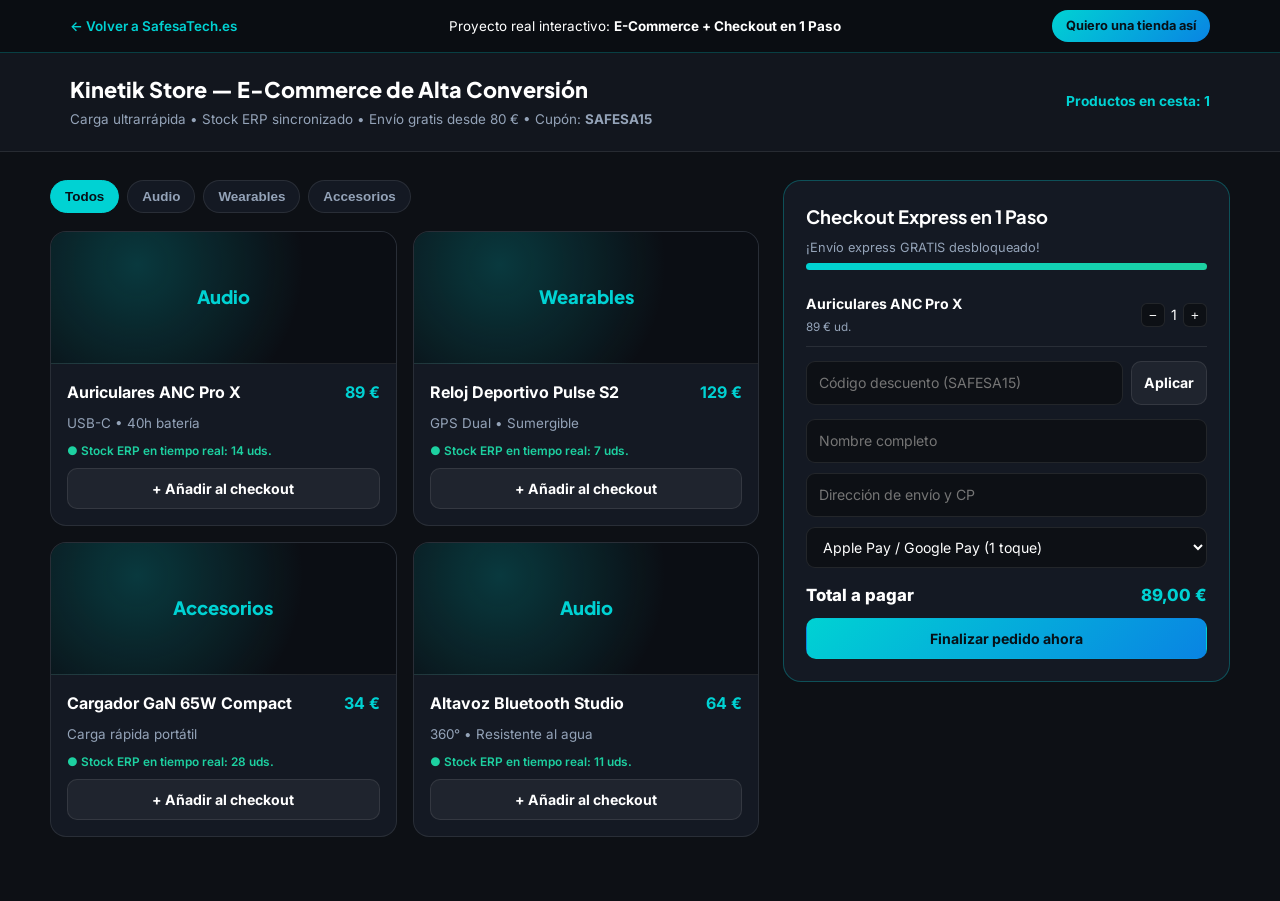
<file: demos/tienda-alta-conversion.html>
<!DOCTYPE html>
<html lang="es-ES">
<head>
  <script async src="https://www.googletagmanager.com/gtm.js?id=GTM-T883SM5G"></script>
  <script>
    window.dataLayer = window.dataLayer || [];
    function gtag(){dataLayer.push(arguments);}
    gtag('js', new Date());
  </script>
  <meta charset="UTF-8" />
  <meta name="viewport" content="width=device-width, initial-scale=1.0" />
  <title>Tienda Online de Alta Conversión — Checkout en 1 Paso | Demo SafesaTech</title>
  <meta name="description" content="Demo funcional de E-Commerce optimizado para móvil con stock ERP en tiempo real, cupones y checkout en un paso creado por SafesaTech.es." />
  <link rel="canonical" href="https://safesatech.es/demos/tienda-alta-conversion.html" />
  <link rel="icon" href="/favicon.ico" sizes="48x48" />
  <link rel="preconnect" href="https://fonts.googleapis.com" />
  <link rel="preconnect" href="https://fonts.gstatic.com" crossorigin />
  <link rel="stylesheet" href="https://fonts.googleapis.com/css2?family=Inter:wght@400;500;600&family=Plus+Jakarta+Sans:wght@600;700;800&display=swap" />
  <style>
    :root {
      --bg: #0D1015;
      --surface: #141923;
      --cyan: #00D2D3;
      --green: #1DD1A1;
      --blue: #0984E3;
      --text: #FFFFFF;
      --muted: #94A3B8;
      --border: rgba(255, 255, 255, 0.09);
    }
    * { box-sizing: border-box; }
    html { overflow-x: clip; }
    body { margin: 0; font-family: 'Inter', system-ui, sans-serif; background: var(--bg); color: var(--text); line-height: 1.55; overflow-x: clip; }
    a { color: inherit; text-decoration: none; }
    .container { max-width: 1180px; margin: 0 auto; padding-inline: 20px; }

    .demo-topbar { background: #0A0D12; border-bottom: 1px solid rgba(0, 210, 211, 0.25); font-size: 0.84rem; padding: 10px 0; }
    .demo-topbar__inner { display: flex; flex-wrap: wrap; justify-content: space-between; align-items: center; gap: 10px; }
    .demo-topbar__back { color: var(--cyan); font-weight: 600; }
    .demo-topbar__cta { background: linear-gradient(135deg, var(--cyan), var(--blue)); color: #071017; font-weight: 700; padding: 6px 14px; border-radius: 999px; font-size: 0.8rem; }

    .shop-hdr { padding: 20px 0; border-bottom: 1px solid var(--border); background: rgba(20,25,35,0.7); }
    .shop-hdr__inner { display: flex; flex-wrap: wrap; justify-content: space-between; align-items: center; gap: 14px; }
    .shop-title { font-family: 'Plus Jakarta Sans', sans-serif; font-size: 1.35rem; font-weight: 800; margin: 0; }

    .layout { padding: 28px 0 64px; display: grid; grid-template-columns: 1.35fr 0.85fr; gap: 24px; align-items: start; }
    .tabs { display: flex; flex-wrap: wrap; gap: 8px; margin-bottom: 18px; }
    .tab { background: var(--surface); border: 1px solid var(--border); color: var(--muted); padding: 8px 14px; border-radius: 999px; font-size: 0.84rem; font-weight: 600; cursor: pointer; }
    .tab.is-active { background: var(--cyan); color: #071017; border-color: var(--cyan); }

    .prod-grid { display: grid; grid-template-columns: repeat(2, minmax(0, 1fr)); gap: 16px; }
    .prod-card { background: var(--surface); border: 1px solid var(--border); border-radius: 16px; overflow: hidden; display: flex; flex-direction: column; }
    .prod-art {
      height: 132px; display: grid; place-items: center; font-weight: 800; font-family: 'Plus Jakarta Sans', sans-serif;
      background: radial-gradient(circle at 25% 25%, rgba(0,210,211,0.22), transparent 60%), #0B0E14;
      border-bottom: 1px solid var(--border); color: var(--cyan); font-size: 1.15rem;
    }
    .prod-body { padding: 16px; display: flex; flex-direction: column; gap: 8px; flex: 1; }
    .erp-stock { font-size: 0.74rem; color: var(--green); font-weight: 600; }

    .btn {
      display: inline-flex; align-items: center; justify-content: center; gap: 8px;
      padding: 11px 16px; border-radius: 10px; font-weight: 700; font-size: 0.88rem;
      border: 1px solid transparent; cursor: pointer; font-family: inherit;
    }
    .btn--primary { background: linear-gradient(135deg, var(--cyan), var(--blue)); color: #071017; }
    .btn--ghost { background: rgba(255,255,255,0.05); border-color: var(--border); color: var(--text); }

    .checkout-box { background: var(--surface); border: 1px solid rgba(0,210,211,0.3); border-radius: 18px; padding: 22px; position: sticky; top: 20px; }
    .ship-bar { height: 7px; border-radius: 99px; background: rgba(255,255,255,0.08); overflow: hidden; margin: 6px 0 14px; }
    .ship-bar span { display: block; height: 100%; background: linear-gradient(90deg, var(--cyan), var(--green)); transition: width 0.25s; }
    .cart-row { display: flex; justify-content: space-between; align-items: center; gap: 8px; padding: 9px 0; border-bottom: 1px solid var(--border); font-size: 0.88rem; }
    .qty-btn { width: 24px; height: 24px; border-radius: 6px; border: 1px solid var(--border); background: var(--bg); color: var(--text); cursor: pointer; }
    input, select { width: 100%; padding: 10px 12px; border-radius: 9px; border: 1px solid var(--border); background: var(--bg); color: var(--text); font: inherit; font-size: 0.88rem; }
    .ok-box { margin-top: 12px; padding: 12px; border-radius: 10px; background: rgba(29,209,161,0.14); border: 1px solid rgba(29,209,161,0.35); font-size: 0.86rem; }

    @media (max-width: 900px) {
      .layout, .prod-grid { grid-template-columns: 1fr; }
      .checkout-box { position: static; }
    }
  </style>
</head>
<body>
  <div class="demo-topbar">
    <div class="container demo-topbar__inner">
      <a href="/#proyectos" class="demo-topbar__back">← Volver a SafesaTech.es</a>
      <span>Proyecto real interactivo: <strong>E-Commerce + Checkout en 1 Paso</strong></span>
      <a href="/#contacto" class="demo-topbar__cta">Quiero una tienda así</a>
    </div>
  </div>

  <header class="shop-hdr">
    <div class="container shop-hdr__inner">
      <div>
        <h1 class="shop-title">Kinetik Store — E-Commerce de Alta Conversión</h1>
        <span style="font-size:0.84rem;color:var(--muted);">Carga ultrarrápida • Stock ERP sincronizado • Envío gratis desde 80 € • Cupón: <strong>SAFESA15</strong></span>
      </div>
      <span style="font-size:0.86rem;color:var(--cyan);font-weight:700;">Productos en cesta: <span id="top-count">1</span></span>
    </div>
  </header>

  <main class="container layout">
    <section>
      <div class="tabs">
        <button type="button" class="tab is-active" data-cat="todos">Todos</button>
        <button type="button" class="tab" data-cat="Audio">Audio</button>
        <button type="button" class="tab" data-cat="Wearables">Wearables</button>
        <button type="button" class="tab" data-cat="Accesorios">Accesorios</button>
      </div>
      <div class="prod-grid" id="prod-grid"></div>
    </section>

    <aside class="checkout-box">
      <h2 style="margin:0 0 6px;font-size:1.15rem;font-family:'Plus Jakarta Sans',sans-serif;">Checkout Express en 1 Paso</h2>
      <div id="free-ship-txt" style="font-size:0.8rem;color:var(--muted);"></div>
      <div class="ship-bar"><span id="ship-fill" style="width:0%"></span></div>

      <div id="cart-items"></div>

      <div style="display:flex;gap:8px;margin:14px 0;">
        <input id="coupon-in" placeholder="Código descuento (SAFESA15)" />
        <button type="button" id="coupon-btn" class="btn btn--ghost" style="padding:9px 12px;">Aplicar</button>
      </div>

      <form id="express-form" style="display:grid;gap:10px;">
        <input id="c-name" required placeholder="Nombre completo" />
        <input id="c-addr" required placeholder="Dirección de envío y CP" />
        <select id="c-pay">
          <option>Apple Pay / Google Pay (1 toque)</option>
          <option>Tarjeta Visa / Mastercard</option>
          <option>Bizum instantáneo</option>
        </select>
        <div style="display:flex;justify-content:space-between;font-weight:800;font-size:1.05rem;padding-top:4px;">
          <span>Total a pagar</span>
          <span id="total-el" style="color:var(--cyan);">0,00 €</span>
        </div>
        <button type="submit" class="btn btn--primary" style="width:100%;">Finalizar pedido ahora</button>
      </form>
      <div id="order-done" class="ok-box" hidden></div>
    </aside>
  </main>

  <script>
    const PRODUCTS = [
      { id: 1, name: 'Auriculares ANC Pro X', cat: 'Audio', price: 89, stock: 14, tag: 'USB-C • 40h batería' },
      { id: 2, name: 'Reloj Deportivo Pulse S2', cat: 'Wearables', price: 129, stock: 7, tag: 'GPS Dual • Sumergible' },
      { id: 3, name: 'Cargador GaN 65W Compact', cat: 'Accesorios', price: 34, stock: 28, tag: 'Carga rápida portátil' },
      { id: 4, name: 'Altavoz Bluetooth Studio', cat: 'Audio', price: 64, stock: 11, tag: '360° • Resistente al agua' }
    ];

    let activeCat = 'todos';
    let discount = 0;
    const cart = { 1: { ...PRODUCTS[0], qty: 1 } };

    function renderProds() {
      const list = PRODUCTS.filter((p) => activeCat === 'todos' || p.cat === activeCat);
      document.getElementById('prod-grid').innerHTML = list.map((p) => `
        <article class="prod-card">
          <div class="prod-art">${p.cat}</div>
          <div class="prod-body">
            <div style="display:flex;justify-content:space-between;gap:8px;font-weight:700;">
              <span>${p.name}</span>
              <span style="color:var(--cyan);">${p.price} €</span>
            </div>
            <span style="font-size:0.84rem;color:var(--muted);">${p.tag}</span>
            <span class="erp-stock">● Stock ERP en tiempo real: ${p.stock} uds.</span>
            <button type="button" class="btn btn--ghost" style="margin-top:auto;" onclick="addProd(${p.id})">+ Añadir al checkout</button>
          </div>
        </article>
      `).join('');
    }

    window.addProd = function (id) {
      const p = PRODUCTS.find((x) => x.id === id);
      if (!p) return;
      if (!cart[id]) cart[id] = { ...p, qty: 0 };
      cart[id].qty += 1;
      renderCart();
    };

    window.updQty = function (id, d) {
      if (!cart[id]) return;
      cart[id].qty += d;
      if (cart[id].qty <= 0) delete cart[id];
      renderCart();
    };

    function renderCart() {
      const items = Object.values(cart);
      document.getElementById('top-count').textContent = items.reduce((a, b) => a + b.qty, 0);
      const wrap = document.getElementById('cart-items');

      if (!items.length) {
        wrap.innerHTML = '<p style="color:var(--muted);font-size:0.86rem;">Tu cesta está vacía.</p>';
        document.getElementById('free-ship-txt').textContent = 'Envío gratis a partir de 80 €';
        document.getElementById('ship-fill').style.width = '0%';
        document.getElementById('total-el').textContent = '0,00 €';
        return;
      }

      let subtotal = 0;
      wrap.innerHTML = items.map((i) => {
        subtotal += i.price * i.qty;
        return `
          <div class="cart-row">
            <div><strong>${i.name}</strong><br><small style="color:var(--muted);">${i.price} € ud.</small></div>
            <div style="display:flex;align-items:center;gap:6px;">
              <button type="button" class="qty-btn" onclick="updQty(${i.id},-1)">−</button>
              <span>${i.qty}</span>
              <button type="button" class="qty-btn" onclick="updQty(${i.id},1)">+</button>
            </div>
          </div>
        `;
      }).join('');

      const pct = Math.min(100, Math.round((subtotal / 80) * 100));
      document.getElementById('ship-fill').style.width = pct + '%';
      const shipping = subtotal >= 80 ? 0 : 4.9;
      document.getElementById('free-ship-txt').textContent = shipping === 0
        ? '¡Envío express GRATIS desbloqueado!'
        : `Te faltan ${(80 - subtotal).toFixed(2).replace('.', ',')} € para envío gratis (+4,90 € envío)`;

      const total = subtotal * (1 - discount) + shipping;
      document.getElementById('total-el').textContent = total.toFixed(2).replace('.', ',') + ' €' + (discount ? ' (-15%)' : '');
    }

    document.querySelectorAll('.tab').forEach((b) => {
      b.addEventListener('click', () => {
        document.querySelectorAll('.tab').forEach((t) => t.classList.remove('is-active'));
        b.classList.add('is-active');
        activeCat = b.dataset.cat;
        renderProds();
      });
    });

    document.getElementById('coupon-btn').addEventListener('click', () => {
      const code = document.getElementById('coupon-in').value.trim().toUpperCase();
      discount = code === 'SAFESA15' ? 0.15 : 0;
      renderCart();
      const box = document.getElementById('order-done');
      box.hidden = false;
      box.textContent = discount ? 'Cupón SAFESA15 aplicado (15 % de descuento).' : 'Cupón inválido. Usa SAFESA15.';
    });

    document.getElementById('express-form').addEventListener('submit', (e) => {
      e.preventDefault();
      const box = document.getElementById('order-done');
      box.hidden = false;
      if (!Object.keys(cart).length) {
        box.textContent = 'Añade al menos un producto para finalizar.';
        return;
      }
      const id = 'KIN-' + Math.floor(10000 + Math.random() * 90000);
      box.innerHTML = `<strong>¡Pedido ${id} confirmado en 1 paso!</strong> Stock descontado del ERP y confirmación enviada.`;
    });

    renderProds();
    renderCart();
  </script>
</body>
</html>
</file>
<file: styles.css>
/* ==========================================================================
   SafesaTech.es — Estilos principales
   Paleta: #0D1015, #141923, #00D2D3, #1DD1A1, #0984E3, #FFFFFF, #A4B0BE
   ========================================================================== */

:root {
  --bg-primary: #0D1015;
  --bg-secondary: #141923;
  --bg-glass: rgba(20, 25, 35, 0.72);
  --bg-glass-strong: rgba(20, 25, 35, 0.88);

  --cyan: #00D2D3;
  --turquoise: #1DD1A1;
  --blue: #0984E3;

  --text-primary: #FFFFFF;
  --text-secondary: #A4B0BE;
  --text-muted: #8D9BB0;

  --border-subtle: rgba(255, 255, 255, 0.08);
  --border-hover: rgba(0, 210, 211, 0.38);

  --gradient-brand: linear-gradient(135deg, #00D2D3 0%, #1DD1A1 45%, #0984E3 100%);
  --gradient-cyan-blue: linear-gradient(135deg, #00D2D3 0%, #0984E3 100%);

  --font-display: 'Plus Jakarta Sans', 'Inter', system-ui, -apple-system, sans-serif;
  --font-sans: 'Inter', system-ui, -apple-system, sans-serif;

  --radius-sm: 10px;
  --radius-md: 16px;
  --radius-lg: 22px;
  --radius-pill: 999px;

  --shadow-card: 0 18px 50px rgba(0, 0, 0, 0.45);
  --shadow-glow: 0 0 36px rgba(0, 210, 211, 0.22);

  --container-max: 1200px;
  --nav-height: 78px;
  --transition: 0.28s cubic-bezier(0.22, 1, 0.36, 1);
}

*,
*::before,
*::after {
  box-sizing: border-box;
}

html {
  scroll-behavior: smooth;
  scroll-padding-top: calc(var(--nav-height) + 18px);
  background-color: var(--bg-primary);
  overflow-x: clip;
}

body {
  margin: 0;
  font-family: var(--font-sans);
  font-size: 16px;
  line-height: 1.65;
  color: var(--text-primary);
  background-color: var(--bg-primary);
  -webkit-font-smoothing: antialiased;
  -moz-osx-font-smoothing: grayscale;
  overflow-x: clip;
}

img,
svg {
  display: block;
  max-width: 100%;
}

a {
  color: inherit;
  text-decoration: none;
}

button,
input,
select,
textarea {
  font: inherit;
  color: inherit;
}

:focus-visible {
  outline: 2px solid var(--cyan);
  outline-offset: 3px;
}

/* Utilidades */
.container {
  width: 100%;
  max-width: var(--container-max);
  margin-inline: auto;
  padding-inline: 24px;
}

.section {
  position: relative;
  padding-block: 104px;
}

.section--alt {
  background: linear-gradient(180deg, rgba(20, 25, 35, 0.48) 0%, rgba(20, 25, 35, 0.85) 50%, rgba(20, 25, 35, 0.48) 100%);
  border-top: 1px solid rgba(255, 255, 255, 0.04);
  border-bottom: 1px solid rgba(255, 255, 255, 0.04);
}

.text-gradient {
  background: linear-gradient(90deg, #00D2D3 0%, #1DD1A1 28%, #38BDF8 55%, #818CF8 78%, #00D2D3 100%);
  background-size: 220% auto;
  -webkit-background-clip: text;
  background-clip: text;
  color: transparent;
  animation: gradientShift 7s linear infinite;
}

@keyframes gradientShift {
  0% { background-position: 0% center; }
  100% { background-position: 220% center; }
}

.scroll-progress {
  position: fixed;
  top: 0;
  left: 0;
  right: 0;
  height: 3px;
  z-index: 250;
  background: linear-gradient(90deg, #00D2D3, #1DD1A1, #0984E3, #818CF8);
  transform-origin: left center;
  transform: scaleX(0);
  pointer-events: none;
  box-shadow: 0 0 12px rgba(0, 210, 211, 0.7);
}

.glass-card {
  position: relative;
  background: var(--bg-glass);
  border: 1px solid var(--border-subtle);
  backdrop-filter: blur(16px);
  -webkit-backdrop-filter: blur(16px);
  box-shadow: var(--shadow-card);
}

/* Fondos ambientales luminosos */
.ambient-bg {
  position: fixed;
  inset: 0;
  pointer-events: none;
  z-index: -1;
  overflow: hidden;
}

.ambient-glow {
  position: absolute;
  border-radius: 50%;
  opacity: 0.36;
  will-change: transform;
  animation: auroraDrift 16s ease-in-out infinite alternate;
}

.ambient-glow--tl {
  width: 720px;
  height: 720px;
  top: -220px;
  left: -180px;
  background: radial-gradient(circle, rgba(0, 210, 211, 0.58) 0%, rgba(29, 209, 161, 0.22) 38%, rgba(0, 210, 211, 0) 68%);
}

.ambient-glow--mr {
  width: 760px;
  height: 760px;
  top: 22%;
  right: -240px;
  animation-delay: -6s;
  background: radial-gradient(circle, rgba(9, 132, 227, 0.58) 0%, rgba(129, 140, 248, 0.24) 40%, rgba(9, 132, 227, 0) 70%);
}

.ambient-glow--bl {
  width: 680px;
  height: 680px;
  bottom: -220px;
  left: 14%;
  animation-delay: -11s;
  background: radial-gradient(circle, rgba(29, 209, 161, 0.45) 0%, rgba(0, 210, 211, 0.16) 40%, rgba(29, 209, 161, 0) 70%);
}

@keyframes auroraDrift {
  0% { transform: translate3d(0, 0, 0) scale(1); }
  50% { transform: translate3d(26px, -18px, 0) scale(1.06); }
  100% { transform: translate3d(-18px, 24px, 0) scale(0.97); }
}

.ambient-grid {
  position: absolute;
  inset: 0;
  background-image:
    linear-gradient(rgba(255, 255, 255, 0.025) 1px, transparent 1px),
    linear-gradient(90deg, rgba(255, 255, 255, 0.025) 1px, transparent 1px);
  background-size: 64px 64px;
  mask-image: radial-gradient(ellipse 75% 55% at 50% 15%, #000 35%, transparent 100%);
  -webkit-mask-image: radial-gradient(ellipse 75% 55% at 50% 15%, #000 35%, transparent 100%);
}

/* Botones */
.btn {
  display: inline-flex;
  align-items: center;
  justify-content: center;
  gap: 10px;
  font-family: var(--font-display);
  font-weight: 600;
  font-size: 0.95rem;
  line-height: 1;
  border-radius: var(--radius-pill);
  padding: 14px 24px;
  border: 1px solid transparent;
  cursor: pointer;
  transition: transform var(--transition), box-shadow var(--transition), border-color var(--transition), background var(--transition), color var(--transition);
  white-space: nowrap;
}

.btn svg {
  transition: transform var(--transition);
}

.btn:hover svg {
  transform: translateX(3px);
}

.btn--sm {
  padding: 11px 20px;
  font-size: 0.875rem;
}

.btn--lg {
  padding: 16px 28px;
  font-size: 0.975rem;
}

.btn--full {
  width: 100%;
}

.btn--primary {
  position: relative;
  overflow: hidden;
  background: linear-gradient(135deg, #00E5E6 0%, #1DD1A1 48%, #0984E3 100%);
  color: #071017;
  font-weight: 700;
  box-shadow: 0 10px 30px rgba(0, 210, 211, 0.3), 0 4px 16px rgba(9, 132, 227, 0.28);
}

.btn--primary::before {
  content: '';
  position: absolute;
  top: 0;
  left: -120%;
  width: 70%;
  height: 100%;
  background: linear-gradient(105deg, transparent 20%, rgba(255, 255, 255, 0.5) 50%, transparent 80%);
  transform: skewX(-18deg);
  transition: left 0.65s ease;
  pointer-events: none;
}

.btn--primary:hover::before {
  left: 145%;
}

.btn--primary:hover {
  transform: translateY(-2px);
  box-shadow: 0 16px 40px rgba(0, 210, 211, 0.44), 0 8px 22px rgba(9, 132, 227, 0.36);
}

.btn--primary:active {
  transform: translateY(0);
}

.btn--ghost {
  background: rgba(255, 255, 255, 0.03);
  border-color: rgba(255, 255, 255, 0.14);
  color: var(--text-primary);
}

.btn--ghost:hover {
  background: rgba(255, 255, 255, 0.07);
  border-color: rgba(0, 210, 211, 0.45);
  transform: translateY(-2px);
}

.btn--gradient-border {
  position: relative;
  background: linear-gradient(var(--bg-secondary), var(--bg-secondary)) padding-box,
              var(--gradient-cyan-blue) border-box;
  border: 1.5px solid transparent;
  color: var(--text-primary);
}

.btn--gradient-border:hover {
  transform: translateY(-2px);
  box-shadow: 0 8px 26px rgba(0, 210, 211, 0.22);
  background: linear-gradient(rgba(20, 25, 35, 0.92), rgba(20, 25, 35, 0.92)) padding-box,
              var(--gradient-brand) border-box;
}

/* ==========================================================================
   1. NAVBAR
   ========================================================================== */
.navbar {
  position: fixed;
  top: 0;
  left: 0;
  right: 0;
  z-index: 100;
  height: var(--nav-height);
  transition: background-color var(--transition), border-color var(--transition), box-shadow var(--transition);
  border-bottom: 1px solid transparent;
}

.navbar.is-scrolled {
  background: rgba(13, 16, 21, 0.84);
  backdrop-filter: blur(18px);
  -webkit-backdrop-filter: blur(18px);
  border-bottom-color: var(--border-subtle);
  box-shadow: 0 10px 30px rgba(0, 0, 0, 0.35);
}

.navbar__inner {
  height: 100%;
  display: flex;
  align-items: center;
  justify-content: space-between;
  gap: 24px;
}

.brand {
  display: inline-flex;
  align-items: center;
  gap: 12px;
  flex-shrink: 0;
}

.brand__mark {
  width: 38px;
  height: 38px;
  transition: transform var(--transition);
}

.brand:hover .brand__mark {
  transform: scale(1.05);
}

.brand__text {
  font-family: var(--font-display);
  font-size: 1.32rem;
  letter-spacing: -0.02em;
  line-height: 1;
}

.brand__name {
  font-weight: 800;
  color: var(--text-primary);
}

.brand__accent {
  font-weight: 700;
  color: var(--cyan);
}

.nav {
  margin-left: auto;
}

.nav__list {
  display: flex;
  align-items: center;
  gap: 32px;
  list-style: none;
  margin: 0;
  padding: 0;
}

.nav__link {
  position: relative;
  font-size: 0.94rem;
  font-weight: 500;
  color: var(--text-secondary);
  transition: color var(--transition);
  padding-block: 6px;
}

.nav__link::after {
  content: '';
  position: absolute;
  left: 0;
  right: 0;
  bottom: 0;
  height: 2px;
  border-radius: 2px;
  background: var(--gradient-cyan-blue);
  transform: scaleX(0);
  transform-origin: center;
  transition: transform var(--transition);
}

.nav__link:hover,
.nav__link.is-active {
  color: var(--text-primary);
}

.nav__link:hover::after,
.nav__link.is-active::after {
  transform: scaleX(1);
}

.navbar__actions {
  display: flex;
  align-items: center;
  gap: 14px;
}

.nav-toggle {
  display: none;
  flex-direction: column;
  justify-content: center;
  gap: 5px;
  width: 42px;
  height: 42px;
  padding: 9px;
  background: rgba(255, 255, 255, 0.04);
  border: 1px solid var(--border-subtle);
  border-radius: var(--radius-sm);
  cursor: pointer;
}

.nav-toggle span {
  display: block;
  width: 100%;
  height: 2px;
  background: var(--text-primary);
  border-radius: 2px;
  transition: transform 0.25s ease, opacity 0.25s ease;
}

.nav-toggle[aria-expanded="true"] span:nth-child(1) {
  transform: translateY(7px) rotate(45deg);
}

.nav-toggle[aria-expanded="true"] span:nth-child(2) {
  opacity: 0;
}

.nav-toggle[aria-expanded="true"] span:nth-child(3) {
  transform: translateY(-7px) rotate(-45deg);
}

.mobile-menu {
  background: rgba(13, 16, 21, 0.97);
  backdrop-filter: blur(20px);
  -webkit-backdrop-filter: blur(20px);
  border-bottom: 1px solid var(--border-subtle);
  padding-block: 20px 26px;
}

.mobile-menu__inner {
  display: flex;
  flex-direction: column;
  gap: 8px;
}

.mobile-menu__link {
  padding: 12px 4px;
  font-size: 1.05rem;
  font-weight: 500;
  color: var(--text-secondary);
  border-bottom: 1px solid rgba(255, 255, 255, 0.05);
}

.mobile-menu__link:hover {
  color: var(--cyan);
}

.mobile-menu__cta {
  margin-top: 12px;
  width: 100%;
}

/* ==========================================================================
   2. HERO SECTION
   ========================================================================== */
.hero {
  padding-top: calc(var(--nav-height) + 64px);
  padding-bottom: 96px;
}

.hero__grid {
  display: grid;
  grid-template-columns: 1.08fr 0.92fr;
  align-items: center;
  gap: 56px;
}

.hero__grid > *,
.mockup-browser__body > *,
.why-layout > *,
.contact-layout > *,
.faq-layout > * {
  min-width: 0;
}

.badge {
  display: inline-flex;
  align-items: center;
  gap: 10px;
  padding: 7px 15px;
  border-radius: var(--radius-pill);
  background: rgba(0, 210, 211, 0.08);
  border: 1px solid rgba(0, 210, 211, 0.26);
  color: var(--cyan);
  font-size: 0.84rem;
  font-weight: 600;
  letter-spacing: 0.01em;
  margin-bottom: 24px;
}

.badge__dot {
  width: 8px;
  height: 8px;
  border-radius: 50%;
  background: var(--turquoise);
  box-shadow: 0 0 12px var(--turquoise);
}

.hero__title {
  font-family: var(--font-display);
  font-size: clamp(1.92rem, 6.2vw, 3.55rem);
  font-weight: 800;
  line-height: 1.12;
  letter-spacing: -0.03em;
  margin: 0 0 22px;
}

.hero__subtitle {
  font-size: 1.1rem;
  line-height: 1.7;
  color: var(--text-secondary);
  max-width: 58ch;
  margin: 0 0 34px;
}

.hero__actions {
  display: flex;
  flex-wrap: wrap;
  align-items: center;
  gap: 14px;
  margin-bottom: 42px;
}

.hero__trust {
  display: flex;
  flex-wrap: wrap;
  align-items: center;
  gap: 24px;
  padding-top: 26px;
  border-top: 1px solid var(--border-subtle);
}

.trust-item {
  display: flex;
  flex-direction: column;
  gap: 2px;
}

.trust-item__value {
  font-family: var(--font-display);
  font-weight: 700;
  font-size: 1.15rem;
  color: var(--text-primary);
}

.trust-item__label {
  font-size: 0.83rem;
  color: var(--text-secondary);
}

.trust-divider {
  width: 1px;
  height: 32px;
  background: var(--border-subtle);
}

/* Mockup Visual del Hero */
.hero__visual {
  position: relative;
}

.hero-stage {
  position: relative;
  padding: 20px 16px 36px 0;
}

.hero-stage__glow {
  position: absolute;
  border-radius: 50%;
  filter: blur(72px);
  pointer-events: none;
  z-index: 0;
}

.hero-stage__glow--cyan {
  width: 260px;
  height: 260px;
  top: -10px;
  left: 10%;
  background: rgba(0, 210, 211, 0.28);
}

.hero-stage__glow--blue {
  width: 280px;
  height: 280px;
  bottom: 0;
  right: 0;
  background: rgba(9, 132, 227, 0.3);
}

.mockup-browser {
  position: relative;
  z-index: 1;
  border-radius: var(--radius-lg);
  overflow: hidden;
  border: 1px solid rgba(255, 255, 255, 0.12);
  background: rgba(17, 22, 31, 0.88);
}

.mockup-browser__bar {
  display: flex;
  align-items: center;
  justify-content: space-between;
  gap: 12px;
  padding: 13px 18px;
  background: rgba(255, 255, 255, 0.03);
  border-bottom: 1px solid var(--border-subtle);
}

.mockup-dots {
  display: flex;
  gap: 6px;
}

.mockup-dots span {
  width: 9px;
  height: 9px;
  border-radius: 50%;
  background: rgba(255, 255, 255, 0.18);
}

.mockup-dots span:nth-child(1) { background: rgba(255, 95, 86, 0.75); }
.mockup-dots span:nth-child(2) { background: rgba(255, 189, 46, 0.75); }
.mockup-dots span:nth-child(3) { background: rgba(29, 209, 161, 0.8); }

.mockup-url {
  font-size: 0.75rem;
  color: var(--text-secondary);
  background: rgba(13, 16, 21, 0.75);
  border: 1px solid rgba(255, 255, 255, 0.06);
  padding: 4px 12px;
  border-radius: var(--radius-pill);
  min-width: 0;
  overflow: hidden;
  text-overflow: ellipsis;
  white-space: nowrap;
}

.mockup-status {
  display: inline-flex;
  align-items: center;
  gap: 6px;
  font-size: 0.72rem;
  color: var(--turquoise);
  font-weight: 600;
  flex-shrink: 0;
  white-space: nowrap;
}

.status-pulse {
  width: 7px;
  height: 7px;
  border-radius: 50%;
  background: var(--turquoise);
  box-shadow: 0 0 8px var(--turquoise);
  animation: pulseRing 2s ease-in-out infinite;
}

@keyframes pulseRing {
  0%, 100% { box-shadow: 0 0 0 0 rgba(29, 209, 161, 0.7); }
  60% { box-shadow: 0 0 0 7px rgba(29, 209, 161, 0); }
}

.mockup-browser__body {
  display: grid;
  grid-template-columns: 54px 1fr;
  gap: 16px;
  padding: 18px;
}

.mockup-sidebar {
  display: flex;
  flex-direction: column;
  align-items: center;
  gap: 12px;
  padding: 12px 8px;
  border-radius: 12px;
  background: rgba(13, 16, 21, 0.6);
  border: 1px solid rgba(255, 255, 255, 0.05);
}

.mockup-sidebar__logo {
  width: 24px;
  height: 24px;
  border-radius: 7px;
  background: var(--gradient-cyan-blue);
  margin-bottom: 6px;
}

.mockup-sidebar__item {
  width: 24px;
  height: 8px;
  border-radius: 4px;
  background: rgba(255, 255, 255, 0.1);
}

.mockup-sidebar__item.is-active {
  background: var(--cyan);
  box-shadow: 0 0 12px rgba(0, 210, 211, 0.45);
}

.mockup-main {
  display: flex;
  flex-direction: column;
  gap: 14px;
  padding-right: 42px;
}

.mockup-kpis {
  display: grid;
  grid-template-columns: 1fr 1fr;
  gap: 12px;
}

.mockup-kpi {
  padding: 12px 14px;
  border-radius: 12px;
  background: rgba(13, 16, 21, 0.65);
  border: 1px solid rgba(255, 255, 255, 0.06);
  display: flex;
  flex-direction: column;
  gap: 3px;
}

.mockup-kpi__label {
  font-size: 0.72rem;
  color: var(--text-secondary);
}

.mockup-kpi__val {
  font-family: var(--font-display);
  font-size: 1.25rem;
  font-weight: 700;
  color: var(--text-primary);
}

.mockup-kpi__tag {
  font-size: 0.7rem;
  color: var(--turquoise);
  font-weight: 600;
}

.mockup-kpi__tag--blue {
  color: #54A0FF;
}

.mockup-chart {
  padding: 14px;
  border-radius: 12px;
  background: rgba(13, 16, 21, 0.65);
  border: 1px solid rgba(255, 255, 255, 0.06);
}

.mockup-chart__header {
  display: flex;
  align-items: center;
  justify-content: space-between;
  font-size: 0.74rem;
  color: var(--text-secondary);
  margin-bottom: 10px;
}

.mockup-chart__pill {
  font-size: 0.68rem;
  color: var(--cyan);
  background: rgba(0, 210, 211, 0.12);
  padding: 2px 8px;
  border-radius: var(--radius-pill);
}

.chart-svg {
  width: 100%;
  height: auto;
}

.chart-svg path:nth-of-type(2) {
  stroke-dasharray: 420;
  stroke-dashoffset: 420;
  animation: chartDraw 2.2s cubic-bezier(0.22, 1, 0.36, 1) forwards;
}

@keyframes chartDraw {
  to { stroke-dashoffset: 0; }
}

.mockup-code {
  padding: 10px 12px;
  border-radius: 10px;
  background: #0A0D12;
  border: 1px solid rgba(255, 255, 255, 0.06);
  font-family: ui-monospace, SFMono-Regular, Menlo, Consolas, monospace;
  font-size: 0.72rem;
  overflow: hidden;
  white-space: nowrap;
  text-overflow: ellipsis;
}

.c-muted { color: #6C7A89; }
.c-cyan { color: var(--cyan); }
.c-green { color: var(--turquoise); }
.c-blue { color: #54A0FF; }
.c-white { color: #FFFFFF; }

/* Mockup teléfono */
.mockup-phone {
  position: absolute;
  right: 0;
  bottom: 12px;
  z-index: 2;
  width: 172px;
  padding: 10px;
  border-radius: 24px;
  background: rgba(16, 21, 30, 0.94);
  border: 1px solid rgba(0, 210, 211, 0.28);
  box-shadow: 0 24px 50px rgba(0, 0, 0, 0.6), 0 0 32px rgba(0, 210, 211, 0.15);
  animation: floatPhone 6s ease-in-out infinite;
}

.mockup-phone__notch {
  width: 52px;
  height: 5px;
  border-radius: 4px;
  background: rgba(255, 255, 255, 0.16);
  margin: 2px auto 10px;
}

.mockup-phone__screen {
  display: flex;
  flex-direction: column;
  gap: 10px;
  padding: 10px;
  border-radius: 16px;
  background: linear-gradient(180deg, #0D1015 0%, #141923 100%);
  border: 1px solid rgba(255, 255, 255, 0.06);
}

.phone-header {
  display: flex;
  flex-direction: column;
  gap: 2px;
}

.phone-badge {
  font-size: 0.62rem;
  color: var(--cyan);
  font-weight: 600;
  text-transform: uppercase;
  letter-spacing: 0.04em;
}

.phone-title {
  font-family: var(--font-display);
  font-size: 0.84rem;
  font-weight: 700;
}

.phone-card {
  display: flex;
  align-items: center;
  gap: 8px;
  padding: 8px;
  border-radius: 10px;
  background: rgba(255, 255, 255, 0.04);
}

.phone-card__icon {
  width: 28px;
  height: 28px;
  border-radius: 8px;
  background: rgba(0, 210, 211, 0.14);
  display: grid;
  place-items: center;
  flex-shrink: 0;
}

.phone-card__num {
  font-family: var(--font-display);
  font-size: 0.86rem;
  font-weight: 700;
  line-height: 1.1;
}

.phone-card__sub {
  font-size: 0.62rem;
  color: var(--text-secondary);
}

.phone-bars {
  display: flex;
  align-items: flex-end;
  gap: 6px;
  height: 44px;
  padding: 6px 4px 0;
}

.phone-bars span {
  flex: 1;
  border-radius: 4px 4px 2px 2px;
  background: rgba(255, 255, 255, 0.14);
  transform-origin: bottom;
  animation: barDance 3.2s ease-in-out infinite alternate;
}

.phone-bars span:nth-child(2) { animation-delay: 0.3s; }
.phone-bars span:nth-child(3) { animation-delay: 0.6s; }
.phone-bars span:nth-child(4) { animation-delay: 0.9s; }
.phone-bars span:nth-child(5) { animation-delay: 1.2s; }

@keyframes barDance {
  0% { transform: scaleY(0.84); }
  100% { transform: scaleY(1.06); }
}

.phone-bars span.is-peak {
  background: var(--gradient-brand);
  box-shadow: 0 0 14px rgba(0, 210, 211, 0.35);
}

.phone-pill {
  text-align: center;
  font-size: 0.64rem;
  font-weight: 600;
  color: #071017;
  background: var(--gradient-cyan-blue);
  padding: 5px 8px;
  border-radius: var(--radius-pill);
}

/* Tarjeta flotante */
.mockup-float {
  position: absolute;
  left: -18px;
  bottom: 2px;
  z-index: 3;
  display: flex;
  align-items: center;
  gap: 12px;
  padding: 12px 16px;
  border-radius: 14px;
  background: rgba(20, 25, 35, 0.92);
  border: 1px solid rgba(29, 209, 161, 0.3);
  animation: floatCard 7s ease-in-out infinite;
}

.mockup-float__icon {
  width: 36px;
  height: 36px;
  border-radius: 10px;
  background: rgba(29, 209, 161, 0.15);
  color: var(--turquoise);
  display: grid;
  place-items: center;
}

.mockup-float__title {
  font-family: var(--font-display);
  font-size: 0.84rem;
  font-weight: 700;
}

.mockup-float__sub {
  font-size: 0.72rem;
  color: var(--text-secondary);
}

@keyframes floatPhone {
  0%, 100% { transform: translateY(0); }
  50% { transform: translateY(-8px); }
}

@keyframes floatCard {
  0%, 100% { transform: translateY(0); }
  50% { transform: translateY(6px); }
}

/* Banda animada de capacidades */
.marquee-band {
  overflow: hidden;
  border-top: 1px solid rgba(0, 210, 211, 0.2);
  border-bottom: 1px solid rgba(9, 132, 227, 0.2);
  background: linear-gradient(90deg, rgba(0, 210, 211, 0.06) 0%, rgba(20, 25, 35, 0.92) 35%, rgba(9, 132, 227, 0.08) 70%, rgba(129, 140, 248, 0.07) 100%);
  padding: 15px 0;
}

.marquee-track {
  display: flex;
  align-items: center;
  gap: 38px;
  width: max-content;
  animation: marqueeScroll 28s linear infinite;
}

.marquee-band:hover .marquee-track {
  animation-play-state: paused;
}

.marquee-track span {
  display: inline-flex;
  align-items: center;
  gap: 10px;
  font-family: var(--font-display);
  font-size: 0.9rem;
  font-weight: 600;
  color: #D7E2EE;
  white-space: nowrap;
}

.dot {
  width: 8px;
  height: 8px;
  border-radius: 50%;
  display: inline-block;
}

.dot--cyan { background: #00D2D3; box-shadow: 0 0 10px #00D2D3; }
.dot--emerald { background: #1DD1A1; box-shadow: 0 0 10px #1DD1A1; }
.dot--blue { background: #38BDF8; box-shadow: 0 0 10px #38BDF8; }
.dot--violet { background: #A78BFA; box-shadow: 0 0 10px #A78BFA; }

@keyframes marqueeScroll {
  0% { transform: translateX(0); }
  100% { transform: translateX(-50%); }
}

/* ==========================================================================
   ENCABEZADOS DE SECCIÓN
   ========================================================================== */
.section-header {
  max-width: 660px;
  margin-bottom: 54px;
}

.section-header--split {
  max-width: none;
  display: flex;
  align-items: flex-end;
  justify-content: space-between;
  gap: 28px;
}

.section-header--split > div {
  max-width: 620px;
}

.section-eyebrow {
  display: inline-block;
  font-family: var(--font-display);
  font-size: 0.8rem;
  font-weight: 700;
  text-transform: uppercase;
  letter-spacing: 0.12em;
  color: var(--cyan);
  margin-bottom: 12px;
}

.section-title {
  font-family: var(--font-display);
  font-size: clamp(1.85rem, 3.2vw, 2.55rem);
  font-weight: 800;
  line-height: 1.18;
  letter-spacing: -0.025em;
  margin: 0 0 16px;
}

.section-desc {
  color: var(--text-secondary);
  font-size: 1.04rem;
  margin: 0;
}

/* ==========================================================================
   3. SERVICIOS
   ========================================================================== */
.services-grid {
  display: grid;
  grid-template-columns: repeat(2, minmax(0, 1fr));
  gap: 24px;
}

.service-card {
  position: relative;
  overflow: hidden;
  display: flex;
  flex-direction: column;
  padding: 34px 32px;
  border-radius: var(--radius-lg);
  transition: transform var(--transition), border-color var(--transition), box-shadow var(--transition);
}

.service-card::after,
.why-card::after,
.process-step::after,
.project-card::after,
.demo-card::after {
  content: '';
  position: absolute;
  inset: 0;
  background: radial-gradient(360px circle at var(--mx, 50%) var(--my, 50%), rgba(0, 210, 211, 0.12), transparent 65%);
  opacity: 0;
  transition: opacity 0.3s ease;
  pointer-events: none;
}

.service-card:hover::after,
.why-card:hover::after,
.process-step:hover::after,
.project-card:hover::after,
.demo-card:hover::after {
  opacity: 1;
}

.service-card:hover {
  transform: translateY(-6px);
  border-color: var(--border-hover);
  box-shadow: var(--shadow-card), var(--shadow-glow);
}

.service-card:nth-child(2) .service-card__icon {
  color: #1DD1A1;
  background: linear-gradient(135deg, rgba(29, 209, 161, 0.18), rgba(16, 185, 129, 0.12));
  border-color: rgba(29, 209, 161, 0.35);
}
.service-card:nth-child(2):hover { border-color: rgba(29, 209, 161, 0.5); }

.service-card:nth-child(3) .service-card__icon {
  color: #38BDF8;
  background: linear-gradient(135deg, rgba(56, 189, 248, 0.2), rgba(9, 132, 227, 0.14));
  border-color: rgba(56, 189, 248, 0.36);
}
.service-card:nth-child(3):hover { border-color: rgba(56, 189, 248, 0.55); }

.service-card:nth-child(4) .service-card__icon {
  color: #A78BFA;
  background: linear-gradient(135deg, rgba(167, 139, 250, 0.2), rgba(99, 102, 241, 0.14));
  border-color: rgba(167, 139, 250, 0.36);
}
.service-card:nth-child(4):hover { border-color: rgba(167, 139, 250, 0.55); }

.service-card__icon {
  width: 52px;
  height: 52px;
  border-radius: 14px;
  display: grid;
  place-items: center;
  margin-bottom: 22px;
  color: var(--cyan);
  background: linear-gradient(135deg, rgba(0, 210, 211, 0.14) 0%, rgba(9, 132, 227, 0.14) 100%);
  border: 1px solid rgba(0, 210, 211, 0.24);
  transition: transform var(--transition), background var(--transition);
}

.service-card:hover .service-card__icon {
  transform: scale(1.06);
  background: linear-gradient(135deg, rgba(0, 210, 211, 0.22) 0%, rgba(9, 132, 227, 0.22) 100%);
}

.service-card__title {
  font-family: var(--font-display);
  font-size: 1.24rem;
  font-weight: 700;
  line-height: 1.32;
  margin: 0 0 12px;
}

.service-card__desc {
  color: var(--text-secondary);
  margin: 0 0 24px;
  flex: 1;
}

.service-card__link {
  display: inline-flex;
  align-items: center;
  gap: 8px;
  font-family: var(--font-display);
  font-size: 0.9rem;
  font-weight: 600;
  color: var(--cyan);
  width: fit-content;
}

.service-card__link svg {
  transition: transform var(--transition);
}

.service-card:hover .service-card__link svg {
  transform: translateX(4px);
}

/* ==========================================================================
   4. POR QUÉ SAFESATECH
   ========================================================================== */
.why-layout {
  display: grid;
  grid-template-columns: 0.92fr 1.08fr;
  gap: 48px;
  align-items: start;
}

.why-layout__cta {
  margin-top: 28px;
}

.why-grid {
  display: grid;
  grid-template-columns: 1fr;
  gap: 18px;
}

.why-card {
  position: relative;
  overflow: hidden;
  display: flex;
  align-items: flex-start;
  gap: 18px;
  padding: 24px 26px;
  border-radius: var(--radius-md);
  transition: transform var(--transition), border-color var(--transition);
}

.why-card:hover {
  transform: translateX(6px);
  border-color: var(--border-hover);
}

.why-card__icon {
  width: 44px;
  height: 44px;
  border-radius: 12px;
  display: grid;
  place-items: center;
  flex-shrink: 0;
  color: var(--turquoise);
  background: rgba(29, 209, 161, 0.14);
  border: 1px solid rgba(29, 209, 161, 0.3);
}

.why-card:nth-child(2) .why-card__icon {
  color: #00D2D3;
  background: rgba(0, 210, 211, 0.14);
  border-color: rgba(0, 210, 211, 0.3);
}

.why-card:nth-child(3) .why-card__icon {
  color: #38BDF8;
  background: rgba(56, 189, 248, 0.15);
  border-color: rgba(56, 189, 248, 0.32);
}

.why-card:nth-child(4) .why-card__icon {
  color: #A78BFA;
  background: rgba(167, 139, 250, 0.15);
  border-color: rgba(167, 139, 250, 0.32);
}

.why-card__title {
  font-family: var(--font-display);
  font-size: 1.08rem;
  font-weight: 700;
  margin: 0 0 6px;
}

.why-card__desc {
  color: var(--text-secondary);
  margin: 0;
  font-size: 0.96rem;
}

/* ==========================================================================
   5. PROCESO DE TRABAJO (4 PASOS HORIZONTALES)
   ========================================================================== */
.process-grid {
  position: relative;
  display: grid;
  grid-template-columns: repeat(4, minmax(0, 1fr));
  gap: 22px;
}

.process-grid::before {
  content: '';
  position: absolute;
  top: 53px;
  left: 8%;
  right: 8%;
  height: 2px;
  background: linear-gradient(90deg, rgba(0, 210, 211, 0.55), rgba(29, 209, 161, 0.55), rgba(56, 189, 248, 0.55), rgba(167, 139, 250, 0.55));
  pointer-events: none;
  z-index: 0;
}

@media (max-width: 1024px) {
  .process-grid::before {
    display: none;
  }
}

.process-step {
  position: relative;
  overflow: hidden;
  z-index: 1;
  padding: 30px 24px;
  border-radius: var(--radius-lg);
  transition: transform var(--transition), border-color var(--transition), box-shadow var(--transition);
}

.process-step:hover {
  transform: translateY(-6px);
  border-color: var(--border-hover);
  box-shadow: var(--shadow-card), var(--shadow-glow);
}

.process-step__num {
  display: inline-flex;
  align-items: center;
  justify-content: center;
  width: 46px;
  height: 46px;
  border-radius: 13px;
  font-family: var(--font-display);
  font-size: 1rem;
  font-weight: 800;
  color: #071017;
  background: linear-gradient(135deg, #00D2D3, #1DD1A1);
  margin-bottom: 20px;
  box-shadow: 0 8px 24px rgba(0, 210, 211, 0.3);
}

.process-step:nth-child(2) .process-step__num {
  background: linear-gradient(135deg, #1DD1A1, #38BDF8);
  box-shadow: 0 8px 24px rgba(29, 209, 161, 0.3);
}

.process-step:nth-child(3) .process-step__num {
  background: linear-gradient(135deg, #38BDF8, #0984E3);
  color: #FFFFFF;
  box-shadow: 0 8px 24px rgba(9, 132, 227, 0.35);
}

.process-step:nth-child(4) .process-step__num {
  background: linear-gradient(135deg, #818CF8, #00D2D3);
  color: #FFFFFF;
  box-shadow: 0 8px 24px rgba(129, 140, 248, 0.35);
}

.process-step__title {
  font-family: var(--font-display);
  font-size: 1.12rem;
  font-weight: 700;
  margin: 0 0 10px;
}

.process-step__desc {
  color: var(--text-secondary);
  font-size: 0.95rem;
  margin: 0;
}

/* ==========================================================================
   6. PROYECTOS / PORTFOLIO
   ========================================================================== */
.projects-grid {
  display: grid;
  grid-template-columns: repeat(3, minmax(0, 1fr));
  gap: 24px;
}

.project-card {
  display: flex;
  flex-direction: column;
  border-radius: var(--radius-lg);
  overflow: hidden;
  transition: transform var(--transition), border-color var(--transition), box-shadow var(--transition);
}

.project-card:hover {
  transform: translateY(-6px);
  border-color: var(--border-hover);
  box-shadow: var(--shadow-card), var(--shadow-glow);
}

.project-card__media {
  position: relative;
  height: 220px;
  aspect-ratio: 16 / 10;
  padding: 22px;
  display: flex;
  align-items: center;
  justify-content: center;
  background: radial-gradient(circle at 25% 20%, rgba(0, 210, 211, 0.16), transparent 55%),
              radial-gradient(circle at 85% 80%, rgba(9, 132, 227, 0.2), transparent 60%),
              #0B0E14;
  border-bottom: 1px solid var(--border-subtle);
  overflow: hidden;
}

.project-card__media--photo {
  padding: 0;
}

.project-card__img {
  width: 100%;
  height: 100%;
  object-fit: cover;
  display: block;
  transition: transform var(--transition);
}

.project-card:hover .project-card__img {
  transform: scale(1.04);
}

.project-media__placeholder-tag {
  position: absolute;
  top: 12px;
  right: 12px;
  font-size: 0.68rem;
  font-weight: 600;
  letter-spacing: 0.04em;
  text-transform: uppercase;
  color: var(--text-secondary);
  background: rgba(13, 16, 21, 0.78);
  border: 1px solid rgba(255, 255, 255, 0.08);
  padding: 4px 9px;
  border-radius: var(--radius-pill);
}

/* Miniaturas UI oscuras placeholder */
.project-media__ui {
  width: 100%;
  max-width: 260px;
  border-radius: 12px;
  background: rgba(20, 25, 35, 0.92);
  border: 1px solid rgba(255, 255, 255, 0.1);
  padding: 12px;
  box-shadow: 0 14px 32px rgba(0, 0, 0, 0.45);
  transition: transform var(--transition);
}

.project-card:hover .project-media__ui,
.project-card:hover .project-media__phone {
  transform: scale(1.03);
}

.ui-bar {
  display: flex;
  gap: 5px;
  margin-bottom: 12px;
}

.ui-bar span {
  width: 7px;
  height: 7px;
  border-radius: 50%;
  background: rgba(255, 255, 255, 0.18);
}

.ui-rows {
  display: flex;
  flex-direction: column;
  gap: 9px;
}

.ui-pill {
  height: 8px;
  width: 45%;
  border-radius: 99px;
  background: var(--gradient-cyan-blue);
}

.ui-grid-mini {
  display: grid;
  grid-template-columns: repeat(3, 1fr);
  gap: 8px;
}

.ui-box {
  height: 38px;
  border-radius: 8px;
  background: rgba(255, 255, 255, 0.05);
  border: 1px solid rgba(255, 255, 255, 0.06);
}

.ui-box--accent {
  background: rgba(0, 210, 211, 0.14);
  border-color: rgba(0, 210, 211, 0.3);
}

.ui-line {
  height: 7px;
  width: 82%;
  border-radius: 4px;
  background: rgba(255, 255, 255, 0.08);
}

.ui-line--short {
  width: 56%;
}

.project-media__phone {
  width: 112px;
  padding: 10px;
  border-radius: 18px;
  background: rgba(20, 25, 35, 0.95);
  border: 1px solid rgba(29, 209, 161, 0.3);
  display: flex;
  flex-direction: column;
  gap: 8px;
  box-shadow: 0 14px 32px rgba(0, 0, 0, 0.5);
  transition: transform var(--transition);
}

.mini-notch {
  width: 34px;
  height: 4px;
  border-radius: 4px;
  background: rgba(255, 255, 255, 0.16);
  margin: 0 auto 2px;
}

.mini-card-top {
  height: 36px;
  border-radius: 9px;
  background: linear-gradient(135deg, rgba(0, 210, 211, 0.22), rgba(9, 132, 227, 0.2));
  border: 1px solid rgba(0, 210, 211, 0.26);
}

.mini-card-row {
  display: grid;
  grid-template-columns: 1fr 1fr;
  gap: 6px;
}

.mini-card-row span {
  height: 26px;
  border-radius: 7px;
  background: rgba(255, 255, 255, 0.06);
}

.mini-card-btn {
  height: 16px;
  border-radius: 99px;
  background: var(--gradient-cyan-blue);
}

.ui-shop-grid {
  display: grid;
  grid-template-columns: 1fr 1fr;
  gap: 10px;
}

.ui-shop-card {
  padding: 8px;
  border-radius: 9px;
  background: rgba(255, 255, 255, 0.04);
  border: 1px solid rgba(255, 255, 255, 0.06);
}

.ui-shop-img {
  height: 54px;
  border-radius: 6px;
  background: linear-gradient(135deg, rgba(0, 210, 211, 0.24), rgba(29, 209, 161, 0.14));
  margin-bottom: 8px;
}

.ui-shop-img--alt {
  background: linear-gradient(135deg, rgba(9, 132, 227, 0.28), rgba(0, 210, 211, 0.16));
}

.ui-shop-line {
  height: 6px;
  width: 72%;
  border-radius: 4px;
  background: rgba(255, 255, 255, 0.15);
}

.project-card__body {
  padding: 26px;
  display: flex;
  flex-direction: column;
  flex: 1;
}

.project-tags {
  display: flex;
  flex-wrap: wrap;
  gap: 8px;
  margin-bottom: 14px;
}

.tag {
  font-size: 0.74rem;
  font-weight: 600;
  color: var(--cyan);
  background: rgba(0, 210, 211, 0.1);
  border: 1px solid rgba(0, 210, 211, 0.26);
  padding: 4px 11px;
  border-radius: var(--radius-pill);
}

.tag--secondary {
  color: var(--text-secondary);
  background: rgba(255, 255, 255, 0.04);
  border-color: rgba(255, 255, 255, 0.09);
}

.project-card__title {
  font-family: var(--font-display);
  font-size: 1.16rem;
  font-weight: 700;
  margin: 0 0 10px;
}

.project-card__desc {
  color: var(--text-secondary);
  font-size: 0.94rem;
  margin: 0 0 20px;
  flex: 1;
}

/* ==========================================================================
   DEMOS DE WEBS PARA BARES
   ========================================================================== */
.demos-showcase {
  margin-top: 72px;
  padding-top: 56px;
  border-top: 1px solid var(--border-subtle);
}

.demos-showcase__header {
  max-width: 680px;
  margin-bottom: 36px;
}

.demos-showcase__title {
  font-family: var(--font-display);
  font-size: clamp(1.45rem, 2.5vw, 2rem);
  font-weight: 800;
  line-height: 1.22;
  margin: 0 0 12px;
}

.demos-grid {
  display: grid;
  grid-template-columns: repeat(2, minmax(0, 1fr));
  gap: 24px;
}

.demo-card {
  display: flex;
  flex-direction: column;
  border-radius: var(--radius-lg);
  overflow: hidden;
  transition: transform var(--transition), border-color var(--transition), box-shadow var(--transition);
}

.demo-card:hover {
  transform: translateY(-5px);
  border-color: var(--border-hover);
  box-shadow: var(--shadow-card), var(--shadow-glow);
}

.demo-card__preview {
  position: relative;
  padding: 44px 24px 30px;
  text-align: center;
  border-bottom: 1px solid var(--border-subtle);
}

.demo-badge-live {
  position: absolute;
  top: 14px;
  right: 14px;
  font-size: 0.7rem;
  font-weight: 700;
  letter-spacing: 0.04em;
  text-transform: uppercase;
  padding: 4px 10px;
  border-radius: var(--radius-pill);
  background: rgba(13, 16, 21, 0.78);
  border: 1px solid rgba(255, 255, 255, 0.16);
  color: #FFFFFF;
}

.demo-preview__brand {
  font-family: var(--font-display);
  font-size: 1.45rem;
  font-weight: 800;
  letter-spacing: -0.02em;
  margin-bottom: 4px;
}

.demo-preview__sub {
  font-size: 0.85rem;
  opacity: 0.85;
}

.demo-preview--alambique {
  background: radial-gradient(circle at 20% 20%, rgba(212, 163, 89, 0.28), transparent 60%), #18130F;
  color: #F7EBDD;
}

.demo-preview--alambique .demo-preview__brand {
  color: #E3B368;
}

.demo-preview--obsidian {
  background: radial-gradient(circle at 80% 20%, rgba(16, 185, 129, 0.24), transparent 58%),
              radial-gradient(circle at 20% 80%, rgba(226, 183, 120, 0.18), transparent 60%),
              #090A0F;
  color: #F8FAFC;
}

.demo-preview--obsidian .demo-preview__brand {
  letter-spacing: 0.08em;
  color: #34D399;
}

.demo-preview--malta {
  background: radial-gradient(circle at 25% 30%, rgba(245, 158, 11, 0.28), transparent 60%), #121316;
  color: #FEF3C7;
}

.demo-preview--malta .demo-preview__brand {
  color: #FBBF24;
  letter-spacing: 0.04em;
}

.demo-preview--brisa {
  background: radial-gradient(circle at 20% 20%, rgba(0, 210, 211, 0.26), transparent 55%),
              radial-gradient(circle at 85% 80%, rgba(255, 126, 103, 0.24), transparent 55%),
              #0B151E;
  color: #F0FDFA;
}

.demo-preview--brisa .demo-preview__brand {
  color: #2DD4BF;
}

.demo-card__body {
  padding: 26px;
  display: flex;
  flex-direction: column;
  flex: 1;
}

.demo-card__body .project-card__desc {
  margin-bottom: 22px;
  flex: 1;
}

.demo-card__actions {
  display: flex;
  flex-wrap: wrap;
  gap: 10px;
}

@media (max-width: 820px) {
  .demos-grid {
    grid-template-columns: 1fr;
  }
}

@media (max-width: 600px) {
  .demo-card__body {
    padding: 20px;
  }

  .demo-card__actions .btn {
    width: 100%;
  }
}

/* ==========================================================================
   FAQ
   ========================================================================== */
.faq-layout {
  display: grid;
  grid-template-columns: 0.9fr 1.1fr;
  gap: 48px;
  align-items: start;
}

.faq-list {
  display: flex;
  flex-direction: column;
  gap: 14px;
}

.faq-item {
  border-radius: var(--radius-md);
  padding: 0;
  overflow: hidden;
  transition: border-color var(--transition);
}

.faq-item[open] {
  border-color: var(--border-hover);
}

.faq-item__q {
  list-style: none;
  cursor: pointer;
  padding: 20px 24px;
  font-family: var(--font-display);
  font-weight: 700;
  font-size: 1.02rem;
  display: flex;
  align-items: center;
  justify-content: space-between;
  gap: 16px;
}

.faq-item__q::-webkit-details-marker {
  display: none;
}

.faq-item__q::after {
  content: '+';
  font-size: 1.3rem;
  line-height: 1;
  color: var(--cyan);
  flex-shrink: 0;
  transition: transform var(--transition);
}

.faq-item[open] .faq-item__q::after {
  content: '−';
}

.faq-item__a {
  margin: 0;
  padding: 0 24px 20px;
  color: var(--text-secondary);
  font-size: 0.95rem;
}

.hp-field {
  position: absolute;
  left: -9999px;
  width: 1px;
  height: 1px;
  overflow: hidden;
  opacity: 0;
  pointer-events: none;
}

.form-feedback--error {
  background: rgba(255, 107, 107, 0.12);
  border-color: rgba(255, 107, 107, 0.35);
  color: #FFD5D5;
}

/* ==========================================================================
   7. CONTACTO
   ========================================================================== */
.contact-layout {
  display: grid;
  grid-template-columns: 0.95fr 1.05fr;
  gap: 48px;
  align-items: start;
}

.contact-details {
  display: flex;
  flex-direction: column;
  gap: 16px;
  margin-top: 32px;
}

.contact-detail {
  display: flex;
  align-items: center;
  gap: 16px;
  padding: 18px 20px;
  border-radius: var(--radius-md);
  transition: transform var(--transition), border-color var(--transition);
}

a.contact-detail:hover {
  transform: translateY(-2px);
  border-color: var(--border-hover);
}

.contact-detail__icon {
  width: 44px;
  height: 44px;
  border-radius: 12px;
  background: rgba(0, 210, 211, 0.12);
  border: 1px solid rgba(0, 210, 211, 0.26);
  color: var(--cyan);
  display: grid;
  place-items: center;
  flex-shrink: 0;
}

.contact-detail__label {
  display: block;
  font-size: 0.8rem;
  color: var(--text-secondary);
  margin-bottom: 2px;
}

.contact-detail__value {
  font-family: var(--font-display);
  font-size: 0.98rem;
  font-weight: 600;
  color: var(--text-primary);
}

.contact-guarantee {
  display: flex;
  align-items: flex-start;
  gap: 10px;
  margin-top: 24px;
  color: var(--text-secondary);
  font-size: 0.9rem;
}

.contact-guarantee svg {
  color: var(--turquoise);
  flex-shrink: 0;
  margin-top: 3px;
}

/* Formulario */
.contact-form-wrap {
  padding: 36px;
  border-radius: var(--radius-lg);
}

.contact-form {
  display: flex;
  flex-direction: column;
  gap: 20px;
}

.form-group {
  display: flex;
  flex-direction: column;
  gap: 7px;
}

.form-label {
  font-size: 0.88rem;
  font-weight: 600;
  color: var(--text-primary);
}

.form-control {
  width: 100%;
  padding: 13px 16px;
  border-radius: var(--radius-sm);
  background: rgba(13, 16, 21, 0.78);
  border: 1px solid rgba(255, 255, 255, 0.1);
  color: var(--text-primary);
  font-size: 0.95rem;
  transition: border-color var(--transition), box-shadow var(--transition), background-color var(--transition);
}

.form-control::placeholder {
  color: var(--text-muted);
}

.form-control:hover {
  border-color: rgba(255, 255, 255, 0.2);
}

.form-control:focus {
  outline: none;
  border-color: var(--cyan);
  box-shadow: 0 0 0 3px rgba(0, 210, 211, 0.16);
  background: rgba(13, 16, 21, 0.96);
}

.form-control.is-invalid {
  border-color: #FF6B6B;
}

.select-wrapper {
  position: relative;
}

.select-wrapper select {
  appearance: none;
  -webkit-appearance: none;
  padding-right: 42px;
  cursor: pointer;
}

.select-wrapper select option {
  background: #141923;
  color: #FFFFFF;
}

.select-chevron {
  position: absolute;
  right: 14px;
  top: 50%;
  transform: translateY(-50%);
  color: var(--text-secondary);
  pointer-events: none;
}

textarea.form-control {
  resize: vertical;
  min-height: 118px;
}

.form-error {
  font-size: 0.8rem;
  color: #FF8787;
  min-height: 1em;
}

.form-error:empty {
  display: none;
}

.form-feedback {
  padding: 14px 16px;
  border-radius: var(--radius-sm);
  font-size: 0.92rem;
  background: rgba(29, 209, 161, 0.12);
  border: 1px solid rgba(29, 209, 161, 0.35);
  color: #D7FFF2;
}

.form-feedback a {
  color: var(--cyan);
  text-decoration: underline;
}

/* ==========================================================================
   8. FOOTER
   ========================================================================== */
.footer {
  padding-block: 56px 36px;
  border-top: 1px solid var(--border-subtle);
  background: #0A0D12;
}

.footer__top {
  display: flex;
  justify-content: space-between;
  align-items: flex-start;
  gap: 48px;
  padding-bottom: 40px;
  border-bottom: 1px solid var(--border-subtle);
}

.footer__tagline {
  color: var(--text-secondary);
  font-size: 0.94rem;
  margin: 12px 0 0;
}

.footer__links-group {
  display: flex;
  gap: 64px;
}

.footer__heading {
  font-family: var(--font-display);
  font-size: 0.88rem;
  font-weight: 700;
  text-transform: uppercase;
  letter-spacing: 0.08em;
  color: var(--text-primary);
  margin: 0 0 14px;
}

.footer__list {
  list-style: none;
  margin: 0;
  padding: 0;
  display: flex;
  flex-direction: column;
  gap: 9px;
}

.footer__list a,
.footer__legal-btn {
  background: none;
  border: 0;
  padding: 0;
  cursor: pointer;
  color: var(--text-secondary);
  font-size: 0.92rem;
  transition: color var(--transition);
  text-align: left;
}

.footer__list a:hover,
.footer__legal-btn:hover {
  color: var(--cyan);
}

.footer__bottom {
  display: flex;
  justify-content: space-between;
  align-items: center;
  gap: 16px;
  padding-top: 26px;
  color: var(--text-muted);
  font-size: 0.86rem;
}

.footer__bottom p {
  margin: 0;
}

/* ==========================================================================
   MODAL LEGAL
   ========================================================================== */
.modal {
  position: fixed;
  inset: 0;
  z-index: 200;
  display: grid;
  place-items: center;
  padding: 20px;
}

.modal[hidden] {
  display: none;
}

.modal__backdrop {
  position: absolute;
  inset: 0;
  background: rgba(7, 10, 14, 0.78);
  backdrop-filter: blur(6px);
}

.modal__dialog {
  position: relative;
  z-index: 1;
  width: 100%;
  max-width: 580px;
  max-height: 82vh;
  overflow-y: auto;
  border-radius: var(--radius-lg);
  padding: 28px;
  background: var(--bg-secondary);
  border-color: rgba(255, 255, 255, 0.14);
}

.modal__header {
  display: flex;
  align-items: center;
  justify-content: space-between;
  gap: 16px;
  margin-bottom: 18px;
  padding-bottom: 14px;
  border-bottom: 1px solid var(--border-subtle);
}

.modal__title {
  font-family: var(--font-display);
  font-size: 1.25rem;
  margin: 0;
}

.modal__close {
  width: 36px;
  height: 36px;
  border-radius: 10px;
  border: 1px solid var(--border-subtle);
  background: rgba(255, 255, 255, 0.04);
  color: var(--text-secondary);
  display: grid;
  place-items: center;
  cursor: pointer;
  transition: color var(--transition), border-color var(--transition);
}

.modal__close:hover {
  color: var(--text-primary);
  border-color: var(--border-hover);
}

.modal__body {
  color: var(--text-secondary);
  font-size: 0.94rem;
}

.modal__body p {
  margin: 0 0 12px;
}

/* ==========================================================================
   ANIMACIONES DE APARICIÓN (SCROLL REVEAL)
   ========================================================================== */
[data-reveal] {
  opacity: 0;
  transform: translateY(20px);
  transition: opacity 0.6s cubic-bezier(0.22, 1, 0.36, 1), transform 0.6s cubic-bezier(0.22, 1, 0.36, 1);
}

[data-reveal].is-visible {
  opacity: 1;
  transform: translateY(0);
}

/* ==========================================================================
   RESPONSIVE
   ========================================================================== */
@media (max-width: 1024px) {
  .hero__grid {
    grid-template-columns: 1fr;
    gap: 52px;
  }

  .hero-stage {
    max-width: 560px;
    margin-inline: auto;
  }

  .why-layout,
  .faq-layout,
  .contact-layout {
    grid-template-columns: 1fr;
    gap: 36px;
  }

  .process-grid {
    grid-template-columns: repeat(2, minmax(0, 1fr));
  }

  .projects-grid {
    grid-template-columns: repeat(2, minmax(0, 1fr));
  }
}

@media (max-width: 820px) {
  .glass-card {
    backdrop-filter: none;
    -webkit-backdrop-filter: none;
    background: rgba(20, 25, 35, 0.92);
  }

  .hero-stage__glow {
    display: none;
  }

  .nav,
  .navbar__cta {
    display: none;
  }

  .nav-toggle {
    display: inline-flex;
  }

  .mobile-menu__link {
    min-height: 46px;
    display: flex;
    align-items: center;
  }

  .footer__list a,
  .footer__legal-btn {
    min-height: 40px;
    display: inline-flex;
    align-items: center;
  }

  .section {
    padding-block: 76px;
  }

  .section-header--split {
    flex-direction: column;
    align-items: flex-start;
  }

  .services-grid,
  .projects-grid {
    grid-template-columns: 1fr;
  }

  .footer__top {
    flex-direction: column;
    gap: 32px;
  }
}

@media (max-width: 600px) {
  .container {
    padding-inline: 18px;
  }

  .section {
    padding-block: 60px;
  }

  .section-header {
    margin-bottom: 36px;
  }

  .btn {
    white-space: normal;
    text-align: center;
    line-height: 1.25;
  }

  .btn--lg {
    padding: 15px 20px;
    font-size: 0.94rem;
  }

  .badge {
    font-size: 0.78rem;
    padding: 6px 12px;
    margin-bottom: 18px;
  }

  .hero {
    padding-top: calc(var(--nav-height) + 28px);
    padding-bottom: 58px;
  }

  .hero__subtitle {
    font-size: 0.98rem;
    margin-bottom: 26px;
  }

  .hero__actions .btn {
    width: 100%;
  }

  .trust-divider {
    display: none;
  }

  .hero__trust {
    gap: 16px 24px;
    padding-top: 20px;
  }

  .hero-stage {
    padding: 0 0 12px;
  }

  .mockup-browser__bar {
    padding: 10px 12px;
    gap: 8px;
  }

  .mockup-status {
    display: none;
  }

  .mockup-browser__body {
    grid-template-columns: 1fr;
    padding: 14px;
  }

  .mockup-sidebar {
    display: none;
  }

  .mockup-main {
    padding-right: 0;
  }

  .mockup-kpi__val {
    font-size: 1.08rem;
  }

  .mockup-phone {
    display: none;
  }

  .mockup-float {
    position: static;
    margin-top: 12px;
  }

  .service-card,
  .process-step {
    padding: 24px 20px;
  }

  .why-card {
    padding: 20px 18px;
  }

  .project-card__body {
    padding: 20px;
  }

  .faq-item__q {
    padding: 18px;
    font-size: 0.96rem;
  }

  .faq-item__a {
    padding: 0 18px 18px;
  }

  .process-grid {
    grid-template-columns: 1fr;
  }

  .contact-detail {
    padding: 16px;
  }

  .contact-detail > div {
    min-width: 0;
  }

  .contact-detail__value {
    overflow-wrap: anywhere;
  }

  .contact-form-wrap {
    padding: 22px 18px;
  }

  .footer__links-group {
    flex-wrap: wrap;
    gap: 28px 40px;
  }

  .footer__bottom {
    flex-direction: column;
    align-items: flex-start;
  }
}

@media (prefers-reduced-motion: reduce) {
  html {
    scroll-behavior: auto;
  }

  *,
  *::before,
  *::after {
    animation-duration: 0.01ms !important;
    animation-iteration-count: 1 !important;
    transition-duration: 0.01ms !important;
  }

  [data-reveal] {
    opacity: 1;
    transform: none;
  }
}
</file>
